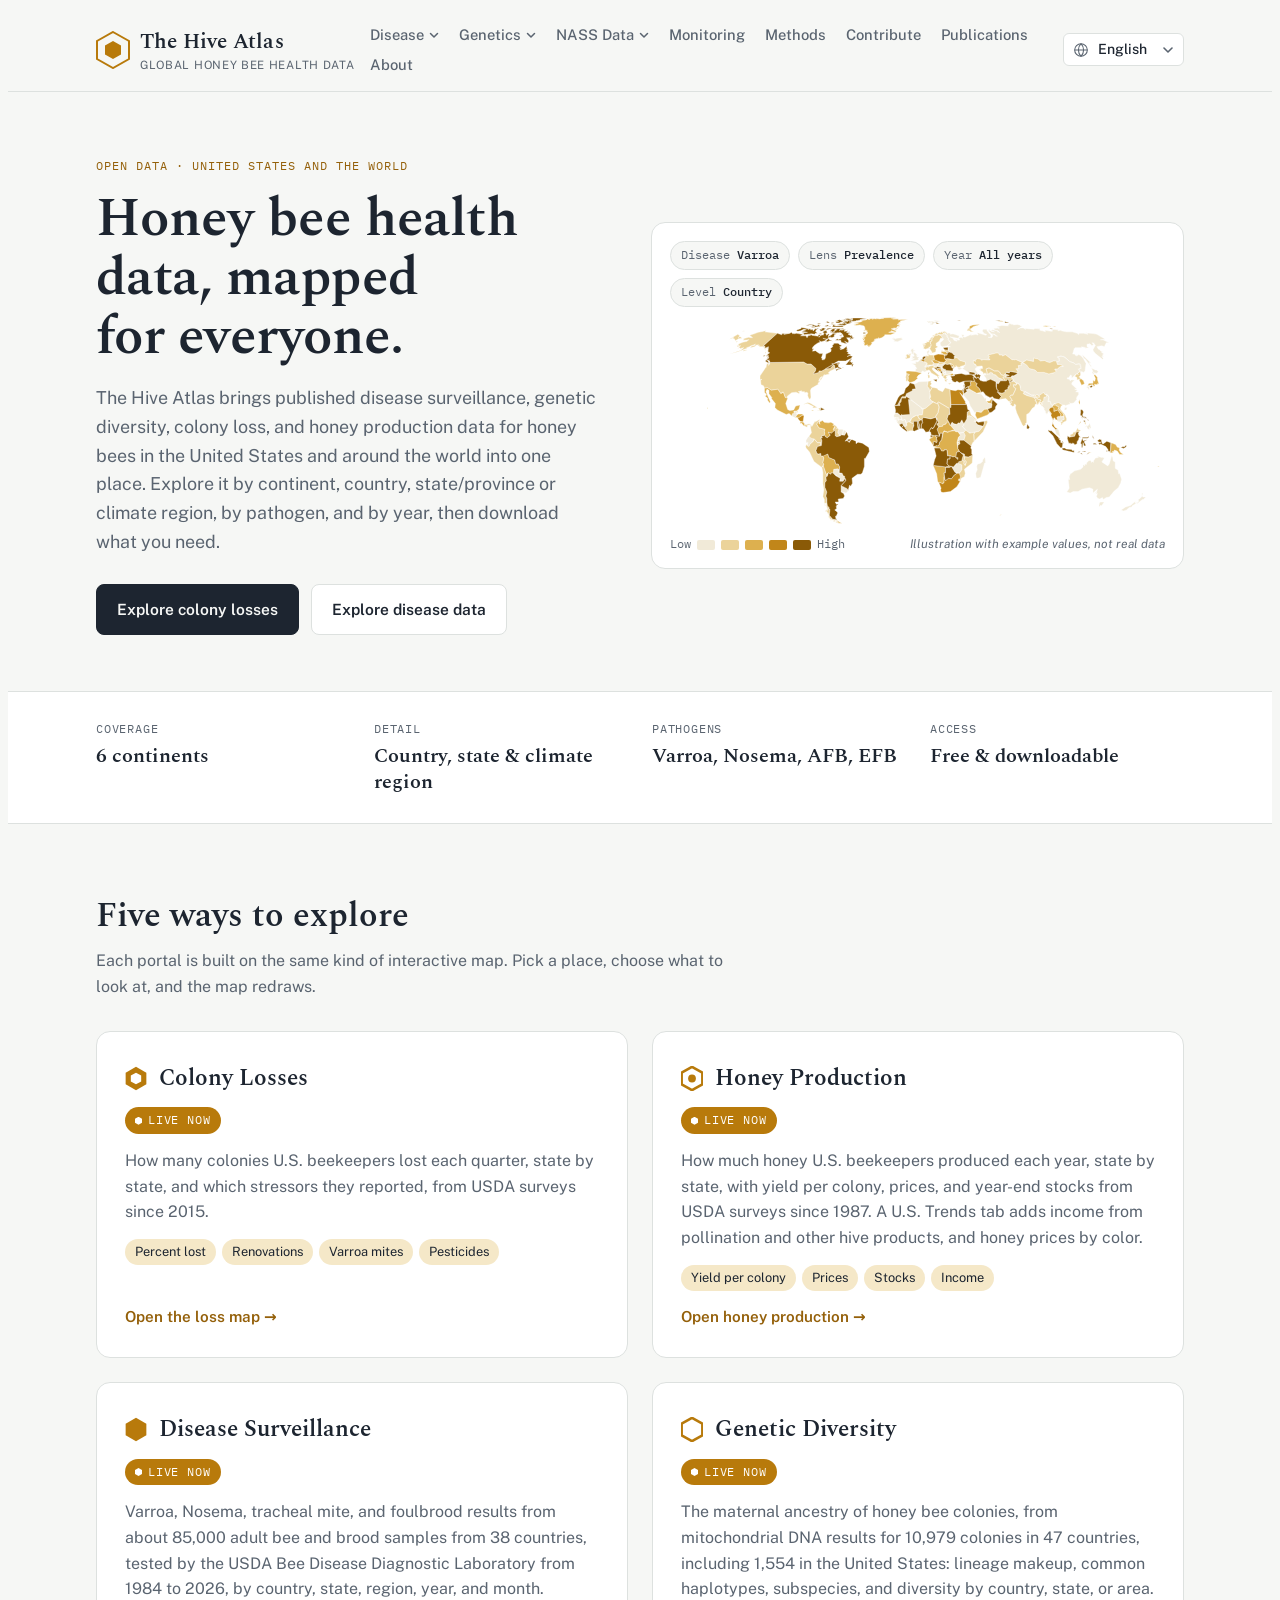
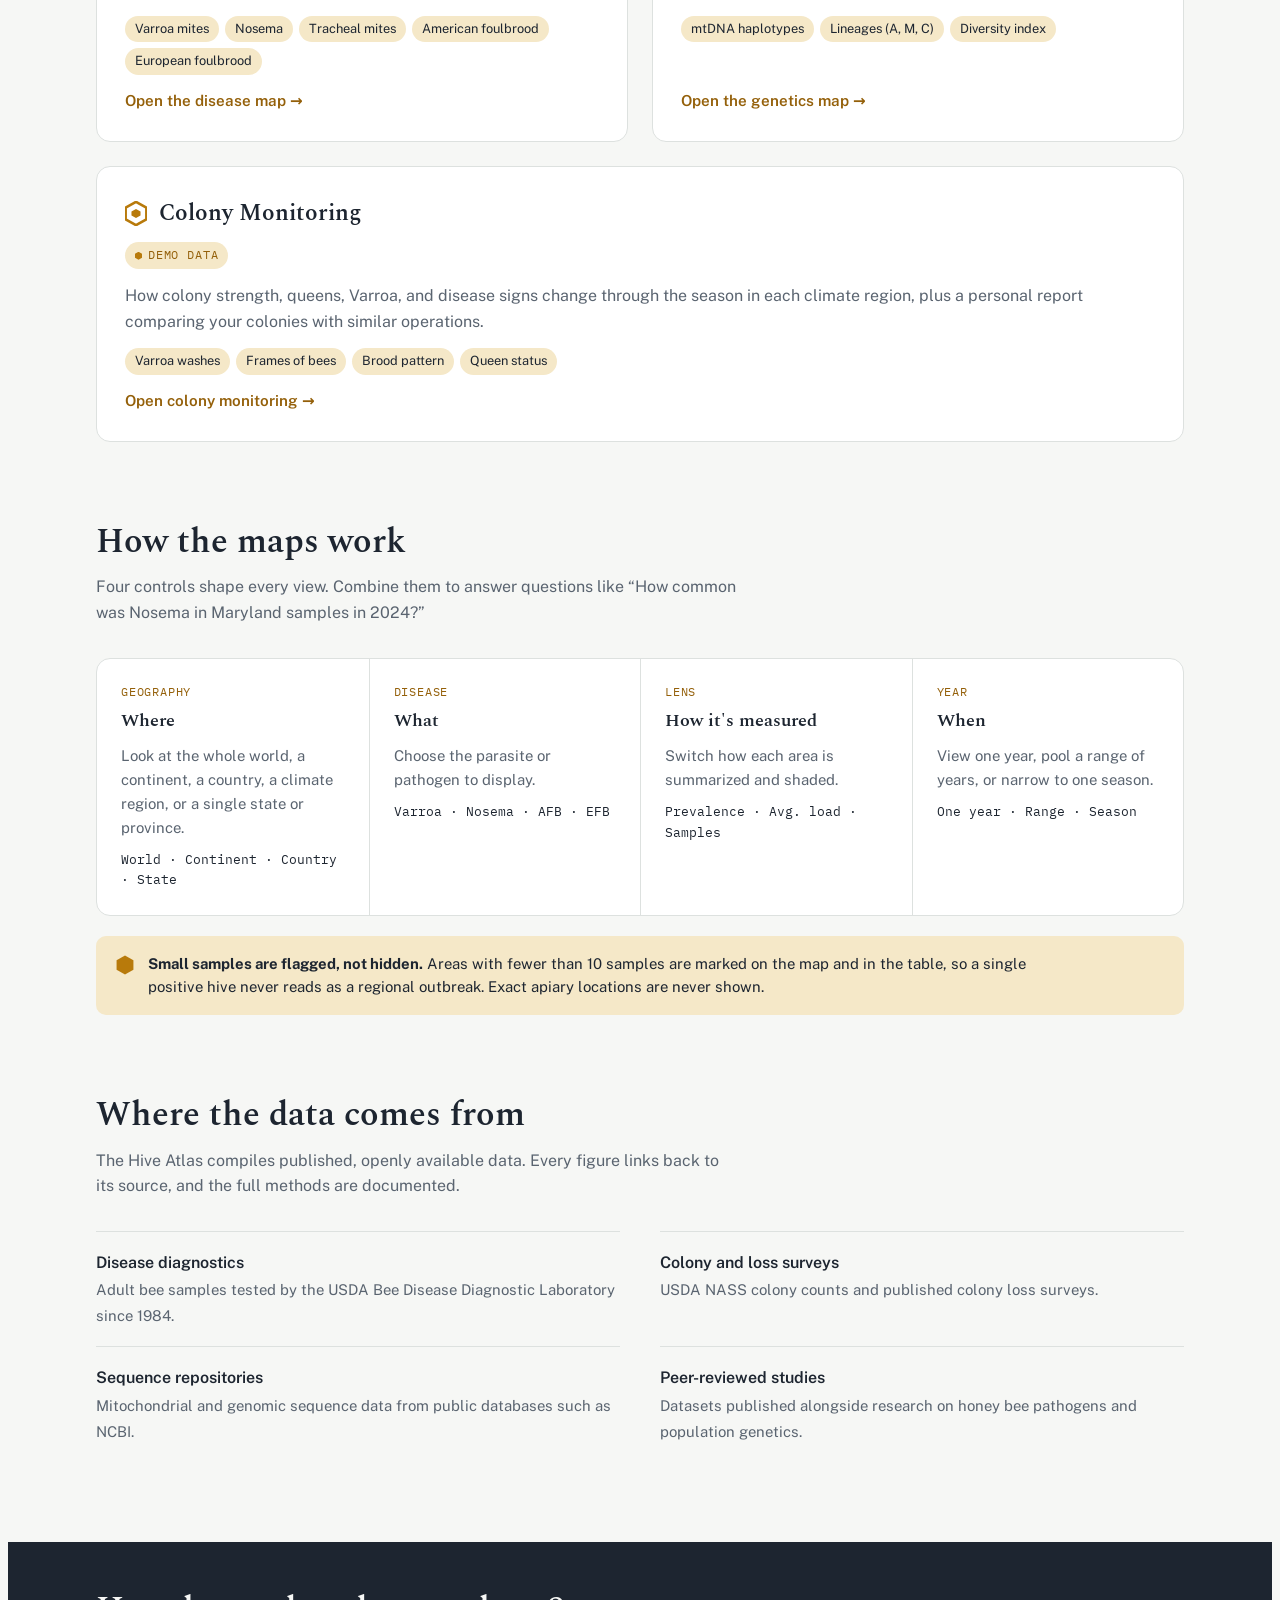
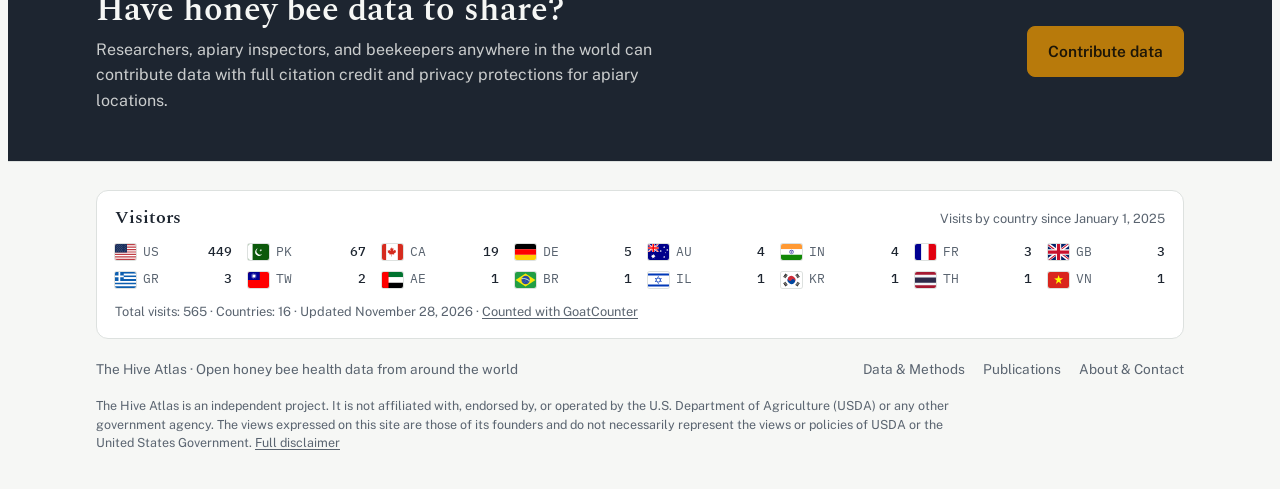
<file: index.html>
<!doctype html>
<html lang="en">
<head>
<meta charset="utf-8">
<meta name="viewport" content="width=device-width, initial-scale=1, viewport-fit=cover">
<title>The Hive Atlas</title>
<meta name="description" content="Open, mapped data on honey bee disease and genetic diversity worldwide.">
<meta name="claude:viewport-fit-sides" content="cover">
<link rel="preconnect" href="https://fonts.googleapis.com">
<link rel="preconnect" href="https://fonts.gstatic.com" crossorigin>
<link rel="stylesheet" href="https://fonts.googleapis.com/css2?family=Spectral:wght@500;600&amp;family=Public+Sans:wght@400;500;600&amp;family=IBM+Plex+Mono:wght@400;500&amp;family=IBM+Plex+Sans+Arabic:wght@400;500;600&amp;display=swap">
<link rel="stylesheet" href="css/style.css?v=20261111a">
<script src="js/i18n.js?v=20261110a"></script>
</head>
<body>
<header class="site-header">
  <div class="wrap">
    <a class="brand" href="index.html" aria-label="The Hive Atlas home">
      <svg width="34" height="38" viewBox="0 0 34 38" aria-hidden="true">
        <polygon points="17,1 33,10 33,28 17,37 1,28 1,10" fill="none" stroke="var(--honey)" stroke-width="2"/>
        <polygon points="17,10 25,14.5 25,23.5 17,28 9,23.5 9,14.5" fill="var(--honey)"/>
      </svg>
      <span>
        <span class="brand-name">The Hive Atlas</span>
        <span class="brand-sub">Global Honey Bee Health Data</span>
      </span>
    </a>
    <button class="menu-btn" id="menu-btn" aria-expanded="false" aria-controls="site-nav">Menu</button>
    <nav id="site-nav" aria-label="Main">
      <ul><li class="nav-drop"><button type="button" class="nav-drop-btn" aria-expanded="false" aria-controls="nav-disease"><span>Disease</span><svg width="10" height="10" viewBox="0 0 10 10" aria-hidden="true"><path d="M1.5 3.5 5 7l3.5-3.5" fill="none" stroke="currentColor" stroke-width="1.5" stroke-linecap="round" stroke-linejoin="round"/></svg></button><ul class="nav-sub" id="nav-disease"><li><a href="disease.html">USDA-ARS Bee Disease Diagnostic Database</a></li><li><a href="disease-survey.html">USDA-APHIS National Honey bee Survey Database</a></li></ul></li><li class="nav-drop"><button type="button" class="nav-drop-btn" aria-expanded="false" aria-controls="nav-genetics"><span>Genetics</span><svg width="10" height="10" viewBox="0 0 10 10" aria-hidden="true"><path d="M1.5 3.5 5 7l3.5-3.5" fill="none" stroke="currentColor" stroke-width="1.5" stroke-linecap="round" stroke-linejoin="round"/></svg></button><ul class="nav-sub" id="nav-genetics"><li><a href="genetics.html">mtDNA Data</a></li><li><a href="genetics-genomic.html">Genomic Data</a></li></ul></li><li class="nav-drop"><button type="button" class="nav-drop-btn" aria-expanded="false" aria-controls="nav-colonies"><span>NASS Data</span><svg width="10" height="10" viewBox="0 0 10 10" aria-hidden="true"><path d="M1.5 3.5 5 7l3.5-3.5" fill="none" stroke="currentColor" stroke-width="1.5" stroke-linecap="round" stroke-linejoin="round"/></svg></button><ul class="nav-sub" id="nav-colonies"><li><a href="losses.html">NASS Colony Losses</a></li><li><a href="honey-production.html">NASS Honey Production</a></li></ul></li><li><a href="monitoring.html">Monitoring</a></li><li><a href="methods.html">Methods</a></li><li><a href="contribute.html">Contribute</a></li><li><a href="publications.html">Publications</a></li><li><a href="about.html">About</a></li></ul>
    </nav>
  </div>
</header>

<main>
  <section class="hero">
    <div class="wrap">
      <div>
        <p class="eyebrow">Open data · United States and the world</p>
        <h1>Honey bee health data, mapped for everyone.</h1>
        <p class="lede">The Hive Atlas brings published disease surveillance, genetic diversity, colony loss, and honey production data for honey bees in the United States and around the world into one place. Explore it by continent, country, state/province or climate region, by pathogen, and by year, then download what you need.</p>
        <div class="actions">
          <a class="btn primary" href="losses.html">Explore colony losses</a>
          <a class="btn" href="disease.html">Explore disease data</a>
        </div>
      </div>

      <figure class="preview" style="margin:0">
        <div class="preview-bar" aria-hidden="true">
          <span class="chip">Disease <b>Varroa</b></span>
          <span class="chip">Lens <b>Prevalence</b></span>
          <span class="chip">Year <b>All years</b></span>
          <span class="chip">Level <b>Country</b></span>
        </div>
        <!-- home-map --><svg class="worldmap" viewBox="0 0 1000 424" role="img" aria-label="Illustration of a world map with countries shaded by example values"><path fill="var(--c0)" d="M585 316L576 314L569 302L574 302L582 295L590 299L590 309L585 316ZM494 84L487 84L491 82L489 81L490 80L494 79L492 76L493 74L488 75L489 71L487 73L488 69L486 69L489 64L493 64L491 67L496 67L492 70L494 71L491 71L495 72L500 77L500 79L498 78L500 81L504 81L501 85L503 85L502 87L486 89L494 84ZM594 249L582 250L583 243L587 240L585 238L586 234L594 233L596 235L597 241L594 249ZM642 116L645 116L644 114L648 112L652 113L653 116L658 117L664 123L672 126L672 129L668 129L663 135L660 134L659 131L648 126L640 129L639 124L635 119L635 117L639 117L636 114L634 114L634 117L633 115L637 113L642 116ZM523 97L526 99L525 101L515 101L517 97L523 97ZM350 229L349 238L343 240L339 233L339 231L342 227L349 227L350 229ZM594 233L586 235L582 231L578 232L567 219L571 213L574 216L580 217L583 214L586 215L590 211L588 208L592 208L594 219L591 221L598 229L594 233ZM553 105L557 106L557 113L548 110L548 104L547 102L550 101L553 105ZM466 199L469 207L466 207L454 207L454 205L462 204L454 203L452 200L455 194L459 194L466 199ZM830 113L826 105L831 104L828 95L820 96L817 93L808 90L798 81L790 79L783 81L787 83L787 89L785 91L775 89L768 92L763 91L757 88L749 89L744 85L735 83L735 90L721 87L712 92L699 86L695 87L693 85L692 87L679 77L679 76L672 79L672 77L666 77L664 73L659 73L643 77L644 79L646 80L643 84L647 85L646 87L631 86L631 88L627 85L621 84L617 88L618 90L614 88L614 94L622 101L618 103L617 106L623 115L621 116L615 112L600 110L591 104L595 101L593 100L597 98L594 98L597 96L597 91L586 88L580 82L575 83L574 80L577 79L572 75L571 73L565 71L563 69L562 63L562 60L567 60L561 58L568 51L564 49L565 48L562 46L563 43L560 40L561 38L557 35L564 32L567 34L567 35L572 34L584 38L585 41L581 43L566 40L572 43L574 47L580 49L581 48L577 46L578 45L584 47L586 46L583 44L588 41L592 43L590 37L588 36L593 36L595 38L592 39L596 41L609 35L610 35L608 37L619 35L621 37L623 35L621 33L622 32L639 37L640 35L634 33L633 30L631 29L633 25L637 25L640 25L641 28L643 30L647 35L649 36L648 41L643 41L650 42L653 38L651 36L652 35L654 35L658 38L662 39L659 38L657 35L649 34L647 31L643 28L646 27L644 25L646 26L649 29L656 30L648 27L652 26L662 28L663 31L664 30L666 32L666 31L664 29L663 28L656 26L654 23L665 22L664 23L666 24L664 23L666 22L661 20L662 19L671 17L684 18L681 16L686 16L683 15L686 13L691 14L689 14L695 15L694 16L702 15L710 17L708 17L711 18L711 19L702 25L709 22L714 22L719 25L718 25L717 23L736 25L737 23L748 24L748 26L751 27L747 26L759 30L758 27L771 29L774 28L771 27L772 27L770 26L771 25L785 26L784 28L790 27L792 27L791 28L801 30L813 30L823 33L826 35L826 36L827 33L836 33L845 35L845 34L841 33L840 32L859 34L863 35L880 45L870 46L875 46L888 52L882 52L878 60L873 58L863 60L866 65L869 66L870 68L875 71L872 71L877 75L874 77L877 80L873 80L876 84L875 86L860 74L856 69L855 66L860 57L856 53L858 53L853 52L856 55L853 58L849 54L843 55L843 60L847 62L839 63L840 62L832 60L832 62L819 62L817 64L814 75L818 75L820 78L821 76L822 79L826 76L832 79L832 80L835 83L841 94L839 109L836 112L832 110L830 113ZM833 76L852 94L847 92L849 96L854 101L851 99L852 102L840 86L836 83L833 76ZM150 28L151 29L145 30L148 28L150 28ZM548 74L552 74L553 76L546 76L548 74ZM583 101L591 104L584 107L581 103L583 101ZM832 204L835 205L834 208L832 204ZM849 217L851 223L850 226L848 223L848 228L844 226L842 221L838 224L842 219L843 221L847 218L847 215L849 217ZM341 309L342 316L348 316L350 321L353 322L353 329L350 332L343 332L344 326L330 316L331 308L339 307L341 309ZM536 7L547 8L540 10L532 8L536 7ZM529 8L538 11L534 12L530 16L525 14L530 13L524 12L530 11L523 12L519 8L524 8L522 9L524 9L525 8L529 10L527 8L529 8ZM940 376L944 375L942 377L934 382L934 384L928 385L923 390L917 392L912 390L921 384L931 381L939 374L941 373L940 376ZM954 356L956 357L954 362L955 363L956 361L956 364L962 364L957 369L955 369L945 377L944 376L948 372L946 370L949 368L954 363L954 356ZM469 207L466 199L468 197L470 198L485 197L482 167L487 167L509 184L509 186L512 186L510 198L498 199L493 201L488 205L483 214L483 212L478 214L475 207L471 209L469 207ZM777 226L780 228L783 226L786 229L789 242L781 237L777 226ZM637 285L638 295L636 295L628 324L622 326L619 325L618 316L621 309L620 301L622 297L627 296L632 292L632 289L636 284L637 285ZM555 113L558 114L558 116L553 117L552 114L555 113ZM630 156L624 154L627 151L630 156ZM551 111L552 110L555 112L552 114L551 111ZM860 107L863 107L864 109L866 110L863 114L855 112L858 115L856 116L853 112L855 110L852 103L860 107ZM845 140L848 142L847 148L847 146L845 147L845 143L843 144L842 141L845 140ZM468 42L470 42L468 43L471 45L460 50L452 49L454 47L449 46L454 44L449 44L451 42L453 43L452 42L455 43L456 45L458 43L468 42ZM554 94L556 96L551 101L544 102L540 99L542 95L554 94ZM454 207L462 206L462 209L458 212L458 208L454 207ZM472 219L469 215L463 218L458 212L462 209L462 206L470 209L475 207L479 220L475 223L474 220L472 219ZM519 97L515 101L517 100L518 103L516 104L519 109L515 111L510 109L508 113L505 113L496 111L497 103L499 105L497 101L495 99L496 98L488 94L497 94L496 90L501 91L506 86L510 89L520 93L519 97ZM348 239L351 228L356 231L354 239L348 239ZM551 43L548 38L542 35L551 36L553 32L558 33L557 35L561 38L560 40L563 43L562 46L565 48L564 49L568 52L561 58L551 60L547 58L546 52L553 46L553 44L551 43ZM598 229L591 221L594 219L595 213L601 201L603 201L604 199L612 202L617 207L615 211L619 211L622 218L633 221L625 231L616 233L613 233L610 235L600 232L598 229ZM529 72L528 75L525 72L529 72ZM523 75L520 75L519 70L524 66L524 70L525 70L522 73L523 75ZM794 178L785 173L782 175L776 175L777 179L775 178L772 178L769 176L770 174L768 170L764 171L766 165L765 159L761 156L758 157L756 153L747 159L741 157L739 160L738 158L731 158L719 151L716 152L709 148L707 144L709 144L707 138L704 134L699 133L697 131L693 129L695 128L693 125L690 125L689 122L691 119L695 119L703 114L703 110L701 106L699 105L705 104L704 98L710 98L709 95L711 92L721 96L724 100L726 104L738 107L743 112L756 112L766 115L776 113L781 109L778 107L778 105L783 105L789 100L795 100L789 96L782 95L782 90L787 89L786 83L783 81L789 79L796 80L808 90L817 93L820 96L827 94L830 96L831 104L826 105L830 110L829 112L827 111L824 114L826 116L821 115L812 124L812 119L810 117L806 123L803 123L803 125L807 126L809 129L812 127L818 128L813 132L812 136L823 146L818 146L824 148L820 151L826 152L826 157L822 162L823 163L821 164L823 166L816 174L810 175L808 173L809 176L800 179L801 182L798 178L794 178ZM803 183L801 188L797 188L798 183L803 183ZM315 382L313 382L312 377L314 379L315 382ZM796 200L797 207L792 209L793 212L785 212L782 203L784 201L792 202L796 200ZM773 182L768 184L766 188L771 195L770 199L775 209L773 214L773 209L768 194L765 191L762 197L760 194L759 196L759 191L755 185L757 185L751 179L756 162L761 161L761 156L766 162L764 171L768 170L770 174L770 176L773 179L775 178L773 182ZM571 114L558 116L556 108L572 109L569 113L571 114ZM523 98L532 97L531 95L536 92L541 93L542 95L539 100L536 100L523 98ZM895 284L896 291L900 293L900 306L906 310L907 317L909 316L913 328L911 336L906 345L898 352L888 364L882 365L876 369L874 365L869 368L865 367L862 363L864 357L861 358L863 353L860 356L858 357L863 352L864 348L855 356L855 348L848 345L833 348L825 353L815 353L809 356L802 354L807 346L805 328L806 329L806 326L808 329L807 323L810 315L810 317L818 311L830 308L835 303L835 300L837 298L838 301L839 297L842 298L842 295L847 290L851 290L852 294L854 292L856 294L856 291L860 285L866 284L864 281L872 284L875 283L875 285L877 284L878 285L873 293L885 301L888 297L893 280L895 284ZM870 374L878 374L872 382L871 380L869 383L867 383L868 376L870 374ZM615 121L612 120L611 117L616 118L620 124L615 121ZM360 352L356 356L348 354L346 352L346 341L349 341L358 347L360 349L360 352ZM642 186L634 188L629 193L619 191L617 195L607 180L604 171L593 158L593 154L600 152L601 150L598 147L604 145L619 154L630 156L643 174L650 175L651 177L650 183L642 186ZM736 158L737 163L733 163L714 155L715 152L718 151L731 158L736 158ZM246 200L248 195L252 195L250 192L251 190L256 190L255 196L258 197L255 200L252 203L246 200ZM291 246L290 251L283 257L281 262L277 260L279 254L278 253L277 255L275 253L275 249L278 244L281 241L291 246ZM522 130L520 140L524 145L526 154L525 164L528 169L532 172L516 185L509 186L509 184L477 160L478 155L490 149L490 146L497 145L494 136L503 131L522 130Z"/><path fill="var(--c1)" d="M794 178L791 180L789 186L799 198L802 206L801 210L795 213L795 215L793 214L795 216L793 215L794 216L790 219L791 215L789 213L793 212L792 209L797 207L796 198L787 187L784 185L786 183L785 181L781 180L777 176L785 173L794 178ZM679 113L678 116L686 118L683 120L681 120L679 117L677 118L676 122L673 122L676 126L676 129L672 129L672 126L664 123L658 117L653 116L652 113L648 112L644 114L645 116L642 116L639 105L645 103L656 109L663 109L666 111L670 117L675 118L679 113ZM485 77L481 76L486 74L487 76L485 77ZM594 98L587 100L587 102L579 101L580 100L578 98L579 100L571 104L570 103L571 100L574 100L571 96L567 94L561 96L554 94L558 88L556 85L558 84L573 86L574 83L580 82L586 88L597 91L597 96L594 98ZM530 142L525 151L524 145L520 140L522 130L529 129L527 132L529 135L526 139L530 142ZM846 276L846 273L852 273L846 276ZM676 129L676 126L673 122L679 117L681 120L678 120L678 122L689 122L695 128L686 131L683 125L680 129L676 129ZM525 63L528 56L527 55L526 50L530 48L529 47L530 43L534 40L533 39L537 36L541 37L541 35L548 38L551 43L547 43L544 49L538 53L538 58L542 60L536 64L538 64L537 71L530 73L529 70L525 64L525 63ZM586 328L586 332L583 331L584 328L586 328ZM615 251L614 237L617 233L625 231L633 221L635 216L635 211L641 209L642 213L633 232L615 251ZM555 92L554 94L546 96L541 94L547 91L555 92ZM582 250L585 249L586 253L580 254L582 250ZM137 35L141 38L138 42L140 40L142 40L146 43L138 44L137 45L132 48L130 44L126 44L127 43L129 42L126 42L124 44L120 45L137 35ZM606 24L608 24L608 27L614 30L606 30L607 29L605 28L600 28L602 24L606 24ZM668 7L673 8L673 9L675 10L675 10L662 9L668 7ZM759 17L770 18L769 19L763 18L768 19L761 20L755 19L754 18L759 17ZM478 114L484 116L481 121L482 126L480 130L477 130L477 123L476 124L478 114ZM825 219L830 210L831 213L825 219ZM841 218L838 215L840 211L841 218ZM306 259L298 262L295 270L297 276L300 277L305 276L305 281L308 280L311 285L309 295L311 297L307 304L291 292L282 273L275 265L274 261L277 257L277 260L281 262L283 257L290 251L291 246L298 254L305 254L304 258L306 259ZM542 35L541 37L534 38L530 43L529 47L530 48L526 50L527 55L528 56L526 63L524 60L523 63L516 65L512 63L514 61L511 62L515 58L511 61L512 58L511 57L517 56L511 56L511 54L515 54L511 54L519 52L518 50L523 50L524 48L521 49L527 45L525 45L527 43L529 42L527 41L532 40L530 39L532 39L530 38L536 36L534 36L537 34L541 32L540 34L545 31L547 32L549 30L551 30L550 32L554 29L556 30L556 31L557 30L561 31L557 32L562 33L558 35L558 33L555 32L552 33L551 36L542 35ZM831 125L824 127L822 126L823 124L822 122L818 120L822 115L826 116L824 114L828 111L830 113L830 118L827 121L831 125ZM537 203L527 206L513 203L510 209L508 207L507 209L500 200L504 198L510 198L512 186L516 185L532 172L539 175L541 174L544 182L542 193L537 201L537 203ZM585 316L590 309L590 299L583 296L583 293L591 290L595 291L594 296L597 300L599 293L595 288L596 283L603 283L612 279L611 295L595 308L597 316L595 323L589 326L588 330L586 330L585 316ZM476 159L477 164L468 164L467 172L464 174L465 179L454 179L453 180L454 179L460 178L469 161L476 161L476 159ZM713 92L721 87L735 90L735 83L744 85L749 89L757 88L763 91L768 92L775 89L781 89L783 96L789 96L795 99L789 100L783 105L778 105L778 107L781 109L778 112L766 115L756 112L743 112L738 107L726 104L721 97L713 92ZM826 233L821 233L818 241L807 243L804 240L809 242L809 238L814 236L816 232L818 233L819 231L820 232L824 224L826 228L831 229L826 233ZM591 290L590 289L593 279L591 276L595 278L595 288L599 293L596 300L594 296L595 292L591 290ZM525 151L530 142L540 144L542 147L551 151L556 143L566 146L568 183L565 185L543 172L539 175L528 169L525 164L527 162L525 151ZM577 341L574 342L572 339L577 336L579 338L577 341ZM561 72L557 70L548 71L548 70L549 67L554 69L557 65L563 68L565 71L561 72ZM594 249L597 240L594 233L598 229L606 235L616 233L614 237L615 251L612 254L609 261L594 249ZM679 113L675 118L670 117L666 111L663 109L656 109L645 103L639 105L642 116L637 113L633 115L633 112L625 106L629 106L627 105L628 104L632 104L631 99L620 100L618 96L614 94L613 91L614 88L618 90L617 88L621 84L627 85L631 88L631 86L646 87L647 85L643 84L646 80L644 79L643 77L659 73L664 73L666 77L672 77L672 79L679 76L679 77L692 87L693 85L695 87L699 86L712 92L709 94L710 98L704 98L705 104L699 105L701 106L703 110L703 113L687 110L686 113L681 111L679 113ZM517 102L521 100L522 102L523 100L530 98L534 100L534 103L530 103L531 107L547 121L543 119L542 121L544 123L541 127L542 124L540 120L528 113L525 108L522 107L519 109L516 104L517 102ZM525 118L525 123L522 124L521 117L525 118ZM483 74L481 76L486 77L485 83L476 85L477 84L475 83L479 81L477 82L479 80L476 79L478 78L477 77L483 74ZM304 184L304 189L296 188L302 188L300 184L304 184ZM332 230L330 227L333 224L332 222L334 219L336 221L338 223L337 226L338 224L341 227L339 233L343 240L336 242L333 238L334 232L332 230ZM567 115L567 118L561 118L561 120L558 119L560 123L558 124L562 127L559 128L560 131L556 130L555 126L560 126L555 125L552 122L553 118L567 115ZM523 97L519 97L520 93L515 91L514 84L517 83L517 78L523 79L520 75L526 77L532 77L536 86L529 89L534 94L531 95L532 97L523 97ZM454 203L462 204L454 205L457 204L454 203ZM668 400L671 400L666 402L668 400ZM601 201L601 192L606 189L609 198L619 206L617 207L610 201L604 199L603 201L601 201ZM254 201L258 202L258 204L252 203L254 201ZM619 210L615 211L617 207L619 206L620 208L617 210L619 210ZM278 173L283 174L298 183L288 184L290 181L278 175L269 177L278 173ZM478 214L483 212L493 216L491 225L492 230L485 230L479 232L479 228L476 226L477 219L479 220L478 214ZM307 304L310 301L311 303L316 318L318 318L315 324L316 331L313 335L313 344L317 354L315 362L317 367L316 371L318 380L321 385L322 386L320 387L323 388L323 392L322 401L329 409L338 410L333 411L333 414L330 413L332 411L328 412L331 410L325 411L324 409L328 409L327 408L325 409L320 405L323 405L320 403L322 401L318 396L321 397L317 396L318 395L317 393L314 393L316 388L316 391L317 390L318 392L317 389L319 389L317 388L319 386L317 385L316 376L313 377L312 375L312 369L309 363L311 349L309 337L309 314L307 304ZM338 411L341 417L333 416L336 416L335 414L339 416L336 414L337 413L335 413L334 411L338 411ZM565 185L566 197L563 197L560 206L563 212L556 217L552 218L551 221L543 222L539 216L543 215L537 201L542 193L544 182L541 174L543 172L565 185ZM585 254L585 256L582 260L581 254L585 254ZM502 211L492 211L492 216L485 213L489 204L498 199L501 199L503 205L506 207L506 209L502 211ZM746 159L747 162L738 161L741 157L746 159ZM256 190L259 189L256 196L256 190ZM742 177L740 170L738 169L740 167L737 165L738 162L742 164L743 166L750 168L747 172L749 174L750 172L752 181L746 172L745 177L744 175L744 178L742 177ZM549 114L550 112L552 114L554 118L552 121L549 119L549 114ZM133 49L138 50L134 51L133 49ZM154 66L155 67L148 69L148 67L154 66ZM201 72L197 75L199 71L195 73L198 71L196 68L199 66L197 64L198 61L196 65L195 62L193 63L194 64L192 65L189 61L191 60L191 60L180 60L181 58L177 58L179 56L174 57L171 60L161 62L164 60L162 60L167 58L172 57L171 56L173 55L162 59L161 60L155 62L156 63L136 71L121 75L143 67L149 62L144 63L142 64L141 62L136 64L139 62L141 59L143 58L136 60L135 58L140 57L137 55L147 51L156 49L157 47L160 46L148 47L148 45L150 45L148 44L159 41L165 42L165 40L167 42L161 37L170 34L178 31L193 28L194 29L192 30L217 33L188 59L192 59L192 63L199 60L198 70L201 72ZM194 65L194 67L191 66L194 65ZM194 70L193 75L192 72L194 70ZM75 186L75 182L77 185L75 186ZM314 105L324 104L330 97L333 98L332 102L333 105L324 109L320 113L323 115L311 118L312 116L308 123L306 122L308 120L306 121L307 125L303 129L305 122L303 123L303 126L301 125L303 128L300 129L303 130L303 133L303 131L302 132L300 132L302 133L299 134L300 136L286 144L284 148L285 162L283 167L280 164L278 158L279 155L277 152L272 153L272 151L266 151L266 149L259 151L262 151L261 155L255 152L246 153L237 160L237 165L233 163L229 152L227 152L224 155L218 146L205 148L197 143L191 144L189 139L184 137L183 128L186 126L182 127L182 119L194 101L195 101L194 101L196 94L200 95L199 98L201 95L202 92L270 91L277 95L285 95L295 104L294 109L290 114L290 115L301 112L301 109L307 109L314 105ZM286 219L284 223L283 221L285 220L281 218L277 220L278 222L277 223L270 220L271 216L275 218L281 216L286 219ZM700 134L701 137L694 137L695 142L699 144L698 148L693 158L689 158L687 161L692 169L685 171L679 165L666 167L667 164L670 161L662 152L671 154L677 152L677 148L683 146L683 142L685 141L684 139L687 139L687 135L686 133L688 131L695 130L700 134ZM289 188L291 190L287 190L286 188L289 188ZM685 171L692 169L687 161L689 158L693 158L699 145L695 142L694 137L699 138L703 134L707 138L709 148L716 151L714 155L722 159L737 163L736 158L738 158L740 162L747 162L746 159L753 154L756 153L758 157L761 157L761 161L756 162L755 171L753 170L753 177L750 172L749 174L747 172L750 168L743 166L742 164L738 162L737 165L740 167L738 169L740 170L742 178L741 176L740 178L739 176L737 182L733 184L726 194L721 197L721 214L718 216L720 217L715 221L712 218L701 194L698 184L699 178L696 176L696 179L693 181L687 176L691 173L688 174L685 171ZM988 301L989 303L985 303L988 301ZM303 209L299 212L297 217L301 224L313 227L312 232L313 235L312 237L314 242L313 239L306 241L308 244L305 244L307 250L306 259L304 258L305 254L298 254L292 247L285 245L281 241L286 234L284 223L286 219L287 221L293 211L294 212L302 207L303 209Z"/><path fill="var(--c2)" d="M646 194L642 198L621 206L617 198L619 191L629 193L635 187L642 186L646 194ZM571 114L574 117L567 120L568 118L566 118L567 115L571 114ZM829 175L828 177L826 172L828 167L829 175ZM827 127L831 125L836 129L838 135L832 138L827 127ZM541 100L538 103L534 103L533 101L541 100ZM624 16L614 19L608 24L602 23L606 21L604 20L606 19L604 19L612 16L623 15L626 15L624 16ZM773 19L781 19L778 20L773 19ZM639 169L637 166L638 164L639 169ZM890 275L892 254L901 258L904 263L909 265L908 269L911 274L917 278L909 278L904 271L898 269L898 272L894 272L897 274L890 275ZM564 301L569 302L565 304L557 304L557 315L554 315L554 335L548 337L546 334L544 336L541 332L539 317L532 300L557 303L564 301ZM565 95L571 96L574 100L571 100L570 103L569 99L565 95ZM553 76L552 74L549 74L548 71L550 70L557 70L562 74L560 77L553 76ZM777 176L781 180L785 181L786 183L784 185L795 196L796 200L790 201L790 197L784 188L776 191L776 185L774 184L773 181L775 178L777 179L776 176L777 176ZM859 116L864 122L864 126L867 135L866 136L865 134L864 137L863 136L862 137L858 136L859 138L857 141L855 137L853 137L844 139L847 134L855 134L855 128L856 128L857 130L859 129L860 124L857 118L859 116ZM610 129L616 129L621 134L619 139L625 144L629 152L620 154L604 145L602 141L608 138L607 132L610 129ZM562 134L569 135L565 136L562 134ZM537 239L537 242L540 243L538 247L540 248L540 252L539 254L535 252L532 253L533 258L531 258L524 248L526 245L528 245L526 244L527 243L531 243L532 239L537 239ZM451 1L458 2L447 2L464 3L450 4L464 4L461 6L467 5L481 5L465 8L467 10L463 11L461 13L465 13L463 14L467 15L459 15L464 17L464 19L459 19L464 21L459 20L458 22L461 22L461 23L452 22L453 23L447 24L458 25L457 27L453 24L449 25L452 25L451 26L457 28L456 29L457 28L457 31L447 28L449 29L442 31L456 32L446 36L434 36L434 38L428 42L421 44L422 42L421 42L420 44L416 44L417 45L413 45L415 47L412 48L413 49L407 52L409 52L408 54L405 58L403 58L404 60L402 60L400 59L401 58L398 58L399 56L394 58L392 55L394 54L391 53L393 51L390 49L393 48L390 48L394 46L393 45L393 46L390 48L390 45L393 43L388 44L389 43L394 40L388 42L392 40L389 39L396 39L390 39L392 37L396 37L391 37L396 36L400 32L392 30L399 31L398 30L399 30L396 29L399 28L395 28L396 26L394 28L391 28L394 26L392 26L395 25L393 24L394 24L394 22L392 22L394 21L392 18L384 16L374 17L373 16L376 16L371 15L381 13L371 12L385 10L389 8L385 7L396 6L399 4L404 5L401 4L409 3L410 5L412 3L417 4L415 3L417 3L425 4L426 3L425 3L432 3L424 2L451 1ZM546 91L541 94L535 94L529 88L536 86L546 91ZM585 272L580 273L579 275L579 283L582 284L582 288L580 288L575 282L572 283L566 280L562 281L560 269L555 268L554 271L549 271L546 265L534 264L536 261L540 260L541 261L544 258L545 253L549 248L553 231L562 233L563 231L575 230L578 232L582 232L587 239L583 243L580 254L582 266L585 272ZM567 219L576 230L571 229L562 233L554 230L552 235L546 235L545 239L541 232L540 227L543 222L551 221L552 218L557 217L561 212L563 212L565 218L567 219ZM548 105L549 109L547 112L539 105L542 104L548 105ZM341 417L338 411L343 415L348 417L341 417ZM334 219L330 227L332 231L326 235L320 233L324 239L318 244L314 242L312 237L313 235L312 232L313 227L301 224L297 217L299 212L303 209L301 210L301 215L303 217L302 212L307 210L307 208L312 213L320 214L329 212L326 213L332 217L329 219L334 219ZM496 110L508 113L508 114L502 118L499 122L501 124L494 130L485 133L481 129L482 123L481 121L484 116L478 114L477 110L481 109L496 110ZM191 144L197 143L205 148L218 146L224 155L229 152L233 163L238 164L234 175L238 187L242 189L250 188L254 180L263 178L260 188L259 187L256 190L251 190L250 192L252 195L248 195L246 200L241 195L235 197L217 188L212 183L213 175L205 165L206 163L200 155L200 148L196 146L194 151L203 172L201 174L197 168L197 164L191 159L194 159L195 157L191 152L191 144ZM271 199L266 200L260 205L254 201L259 196L267 196L271 199ZM272 216L271 221L265 214L265 216L263 215L263 212L269 212L272 216ZM310 301L311 297L309 295L311 285L308 280L319 277L321 284L333 289L335 297L340 297L343 303L342 309L339 307L331 308L330 316L326 315L325 318L320 315L316 318L310 301ZM652 165L650 175L643 174L640 170L646 170L651 164L652 165Z"/><path fill="var(--c3)" d="M773 182L776 185L776 191L784 188L790 197L789 201L784 201L782 203L784 209L778 206L778 204L776 204L774 215L778 223L783 226L780 228L772 220L775 209L770 199L771 195L766 188L768 184L773 182ZM580 316L585 316L587 323L586 328L584 327L583 330L585 332L588 330L580 343L567 353L552 355L548 354L547 349L548 346L544 336L545 334L551 337L554 335L554 324L556 330L558 330L562 326L569 327L574 320L580 316ZM556 85L558 88L555 91L555 92L546 91L535 87L533 78L542 75L553 76L556 80L555 82L556 85ZM271 199L269 212L263 211L258 205L267 199L271 199ZM600 177L568 177L566 147L577 149L582 147L591 148L593 153L592 159L586 153L597 171L597 174L600 177ZM510 85L514 86L515 88L514 91L506 87L510 85Z"/><path fill="var(--c4)" d="M584 295L579 296L573 303L564 301L560 297L561 287L566 287L566 280L572 283L575 282L582 288L582 284L580 285L578 282L579 275L580 273L585 272L593 279L590 289L591 290L583 293L584 295ZM605 116L609 115L615 121L613 122L616 129L615 130L595 130L594 133L594 130L585 133L580 130L577 132L571 131L573 130L571 130L570 127L568 126L570 125L567 120L574 119L576 118L574 116L589 114L598 117L605 116ZM502 211L505 226L503 227L500 212L502 211ZM591 276L586 273L582 266L582 260L586 256L585 249L594 249L609 261L608 265L610 268L610 277L612 279L610 280L603 283L596 282L595 277L591 276ZM594 133L595 130L610 129L607 132L608 138L597 144L595 143L596 138L594 133ZM721 215L727 223L724 227L721 225L722 216L721 215ZM635 211L635 216L633 221L622 218L618 213L619 210L623 213L635 211ZM472 219L468 224L463 218L469 215L472 219ZM585 6L588 6L584 7L580 7L585 6ZM664 6L667 6L667 7L657 7L664 6ZM680 10L680 10L682 10L686 11L677 12L677 9L680 10ZM770 22L775 24L767 23L770 22ZM570 103L574 104L572 105L572 109L557 108L557 106L553 105L550 101L556 95L561 96L565 95L569 99L570 103ZM831 187L834 188L836 192L834 198L835 201L841 202L842 206L838 202L838 205L835 202L832 203L833 200L830 199L829 195L830 195L830 188L831 187ZM838 209L840 210L837 213L836 209L838 209ZM845 207L847 211L843 207L845 207ZM921 260L923 260L922 263L917 266L911 264L916 262L918 263L921 260ZM646 194L642 186L650 183L651 177L650 174L652 167L662 176L658 182L658 186L651 192L646 194ZM538 11L545 13L538 14L539 13L536 11L538 11ZM514 87L508 85L510 85L511 81L516 79L517 83L514 84L514 87ZM494 136L497 145L490 146L490 149L478 155L476 161L469 161L460 178L454 179L461 163L465 158L473 154L476 144L482 139L485 133L494 136ZM548 109L551 111L549 114L547 112L548 109ZM466 199L460 194L455 194L455 196L456 189L454 179L465 179L464 174L467 172L468 164L477 164L477 160L487 167L482 167L485 197L470 198L468 197L466 199ZM468 224L473 219L474 223L476 222L476 226L479 228L479 232L468 224ZM594 137L596 138L593 142L594 137ZM681 120L686 118L678 115L680 112L686 113L687 110L699 112L703 114L695 119L691 119L689 122L678 122L681 120ZM853 138L854 140L854 141L851 143L848 141L853 138ZM540 126L539 131L532 127L540 126ZM594 141L593 145L593 147L594 147L593 153L591 148L594 141ZM640 129L648 126L659 131L659 140L661 147L664 149L662 152L670 161L667 164L666 167L655 165L652 161L647 163L638 158L633 151L629 152L625 144L619 139L621 134L618 133L614 127L613 122L614 121L619 124L623 121L627 128L633 130L640 130L640 129ZM500 211L501 224L503 227L494 231L491 230L491 225L493 220L492 211L500 211ZM611 117L605 116L605 112L600 110L615 112L618 117L611 117ZM524 112L523 116L522 113L524 112ZM562 67L555 66L552 62L562 61L562 67ZM531 239L531 243L526 242L527 239L531 239ZM304 189L305 183L313 187L304 189ZM395 32L396 33L392 34L390 33L392 31L395 32ZM534 103L538 103L540 100L547 102L548 104L539 104L544 111L534 103ZM531 258L533 258L532 253L535 252L539 254L540 252L540 248L538 247L540 243L537 242L537 239L545 241L546 235L551 235L549 248L545 253L544 258L541 261L540 260L533 262L531 258ZM524 231L527 225L529 224L531 226L533 224L540 210L540 205L543 215L539 216L543 222L540 227L545 241L528 239L527 233L524 231ZM569 302L576 314L580 316L574 320L569 327L563 326L558 330L556 330L554 315L557 315L557 304L565 304L569 302ZM504 226L504 218L502 212L508 207L511 213L508 218L508 226L504 226ZM575 83L573 86L561 84L556 85L555 82L556 81L555 78L560 77L561 72L565 71L571 73L572 75L577 79L574 80L575 83ZM626 125L624 124L623 121L620 124L614 116L618 117L618 114L622 117L623 115L629 119L627 120L626 125ZM346 341L346 354L351 357L353 362L350 367L340 368L341 374L334 374L336 378L339 378L340 380L336 380L338 381L336 383L337 387L333 390L338 394L339 396L336 403L334 403L335 403L335 407L338 410L329 409L322 401L323 392L323 388L320 387L322 386L321 385L318 381L317 374L317 367L315 362L317 354L313 344L313 335L316 331L315 323L318 322L320 315L325 318L326 315L329 315L335 321L344 326L343 332L350 332L354 326L355 331L346 341ZM566 280L566 287L561 287L560 297L564 301L557 303L532 300L535 288L538 281L534 265L546 265L549 271L554 271L555 268L560 269L561 281L566 280ZM672 129L680 129L683 125L686 131L690 128L694 129L686 132L687 135L687 139L684 139L685 141L683 142L683 146L677 148L677 152L671 154L662 152L664 149L661 147L660 142L660 134L664 135L668 129L672 129ZM594 216L590 208L586 215L583 214L580 217L574 216L571 213L569 214L568 218L565 218L565 215L560 206L563 197L566 197L565 183L568 183L568 177L600 177L602 187L606 189L601 192L600 206L594 216ZM537 203L540 210L532 225L528 224L523 232L517 233L512 226L508 226L508 218L510 213L510 207L512 203L527 206L537 203ZM595 143L597 144L602 141L604 145L598 147L601 150L596 154L593 154L595 143ZM794 251L796 256L792 252L794 251ZM768 230L771 230L786 244L785 245L788 245L787 248L790 249L790 254L793 253L794 256L793 264L790 265L782 256L774 240L765 231L764 228L768 230ZM840 273L832 273L840 271L840 273ZM832 275L834 278L829 276L832 275ZM827 272L830 273L823 274L827 272ZM847 243L844 245L834 245L835 250L843 248L837 252L841 260L837 261L835 254L834 264L832 264L832 257L830 255L834 243L844 243L847 241L847 243ZM798 265L801 267L812 268L813 270L817 270L817 274L795 269L792 267L794 265L798 265ZM804 240L807 243L818 241L821 233L825 232L827 234L825 235L827 240L830 243L827 243L826 248L823 252L823 256L818 259L817 256L814 255L810 257L810 255L806 255L803 245L804 240ZM855 243L857 241L856 244L858 245L855 245L857 249L854 242L855 239L855 243ZM860 255L863 258L855 257L856 255L860 255ZM846 274L846 276L842 278L846 274ZM883 272L881 272L884 269L883 272ZM891 254L890 275L888 271L884 272L886 269L881 262L872 258L871 256L869 259L866 255L872 253L867 253L864 250L868 247L872 248L873 253L875 257L883 251L891 254ZM190 77L189 78L193 77L190 80L188 79L190 77ZM195 87L198 88L200 94L192 89L194 88L193 87L195 87ZM201 72L198 70L199 60L192 63L192 59L188 59L217 33L226 36L226 34L231 33L230 34L242 32L230 35L242 33L246 31L248 34L252 32L250 34L256 33L267 35L268 36L264 38L275 38L277 42L279 38L286 36L279 37L280 36L285 35L287 37L300 39L299 37L302 36L305 37L302 39L303 40L301 40L301 41L305 37L311 36L309 35L312 33L308 32L310 31L310 29L316 27L318 32L314 33L318 34L316 34L316 37L321 34L322 35L320 38L320 40L328 35L329 33L335 33L335 35L332 36L332 40L327 42L324 40L325 42L320 41L321 43L316 45L309 43L317 45L313 48L306 50L301 48L305 50L298 53L291 58L288 62L288 65L291 63L288 69L294 68L302 74L309 74L306 83L308 84L307 86L310 87L310 85L312 86L314 83L315 75L325 70L326 66L324 64L329 60L328 57L331 55L331 53L340 53L343 56L347 57L346 59L343 60L345 62L343 63L347 63L344 66L351 64L357 59L358 62L357 62L359 64L357 65L359 64L357 65L360 66L358 67L360 68L357 69L361 72L359 74L366 76L358 80L366 77L365 79L369 79L368 81L367 82L368 83L355 89L340 89L330 95L327 94L330 95L325 99L307 109L301 109L301 112L290 115L290 114L294 109L295 104L285 95L277 95L270 91L201 92L202 90L200 91L202 89L199 89L201 87L196 88L195 86L199 84L196 85L197 83L199 83L200 81L195 84L198 81L197 79L199 80L199 78L195 80L195 78L198 77L196 76L201 73L199 74L201 72ZM303 12L305 12L301 14L297 13L303 12ZM292 14L285 16L286 15L279 17L274 17L285 14L292 14ZM301 17L305 17L302 19L288 21L285 20L293 19L281 19L287 18L283 18L288 17L285 17L290 16L298 18L298 16L302 15L301 17ZM279 25L283 24L285 25L284 26L289 25L289 28L291 27L293 24L296 24L297 25L294 29L298 33L293 33L295 34L292 35L286 34L270 36L271 34L266 32L278 31L267 30L267 29L274 28L268 28L276 24L281 24L279 25ZM273 22L280 23L270 25L264 28L258 29L255 27L265 23L265 21L273 22ZM386 2L398 4L384 5L391 5L379 7L376 8L378 8L376 8L366 9L369 10L362 10L369 11L359 14L353 13L358 15L352 17L337 15L343 14L343 13L347 14L352 13L347 14L347 13L350 12L350 11L344 12L347 11L357 10L352 10L353 10L351 7L360 9L357 7L369 6L366 6L370 5L354 7L353 6L359 6L350 7L348 6L356 5L348 6L352 5L346 5L359 3L367 4L363 3L370 3L369 2L386 2ZM325 19L319 19L324 18L325 19ZM310 22L315 22L311 25L314 25L312 27L305 29L302 25L307 25L306 23L310 22ZM321 45L329 49L323 48L316 51L317 49L313 50L316 48L321 43L321 45ZM321 16L319 18L317 19L313 19L313 18L317 18L310 18L314 18L314 16L316 17L316 16L321 16ZM319 9L323 12L314 12L318 11L316 9L319 9ZM344 6L351 9L346 10L342 12L336 12L335 10L341 9L334 9L334 9L336 8L333 7L338 7L334 7L339 7L337 6L342 6L341 5L344 6ZM329 15L336 16L332 17L335 18L348 17L351 20L328 20L330 16L324 15L329 15ZM330 11L331 12L326 13L327 11L330 11ZM324 22L328 22L315 27L318 23L324 22ZM305 33L307 35L299 35L305 33ZM349 102L352 102L348 103L351 99L349 102ZM333 104L333 98L330 97L324 104L314 105L332 94L341 92L344 93L343 94L337 95L342 96L340 98L341 101L348 104L340 106L336 109L335 106L343 104L339 104L340 102L333 104ZM368 85L363 91L365 89L366 92L370 91L368 94L371 94L368 95L371 95L369 100L367 99L368 96L363 99L366 97L355 97L364 86L368 85ZM329 30L333 29L334 28L333 27L336 27L335 25L338 25L336 24L345 23L345 25L343 26L344 26L342 27L346 26L347 27L348 26L350 27L349 26L352 25L355 26L352 28L356 27L353 28L354 28L353 29L360 28L360 29L357 30L361 29L357 31L358 32L363 30L364 31L360 32L366 33L361 33L366 34L360 35L365 37L364 38L367 37L369 39L367 39L370 40L368 41L373 41L370 42L371 43L369 44L367 43L366 46L363 44L366 42L357 42L362 49L361 51L361 49L361 51L359 52L353 49L357 53L356 54L346 51L345 47L334 47L338 44L341 46L341 45L346 44L345 42L351 40L349 35L345 36L348 34L347 33L343 31L343 32L337 32L338 33L324 31L324 29L328 30L324 28L329 24L338 22L333 25L333 29L329 30ZM346 37L347 37L346 39L342 38L346 37ZM349 23L354 25L346 25L346 23L349 23ZM298 25L296 23L301 23L298 25ZM314 242L318 244L324 239L320 233L326 235L332 230L334 230L334 240L337 242L345 240L345 238L353 239L357 232L361 242L354 251L359 249L360 252L363 251L362 254L366 248L369 248L376 251L376 256L380 253L389 255L402 264L403 272L395 286L393 286L393 302L389 315L386 318L379 318L368 326L369 336L362 347L365 342L363 340L360 352L360 349L358 347L346 341L355 331L355 328L353 326L353 322L350 321L348 316L342 315L343 303L340 297L335 297L333 289L321 284L319 277L310 281L305 281L305 276L300 277L297 276L295 270L298 262L306 260L307 250L305 244L308 244L306 241L313 239L314 242ZM362 247L366 247L364 250L360 252L359 247L362 247Z"/></svg><!-- /home-map -->
        <div class="preview-foot">
          <div class="legend" aria-hidden="true">
            <span>Low</span>
            <i style="background:var(--c0)"></i><i style="background:var(--c1)"></i><i style="background:var(--c2)"></i><i style="background:var(--c3)"></i><i style="background:var(--c4)"></i>
            <span>High</span>
          </div>
          <figcaption class="example-note">Illustration with example values, not real data</figcaption>
        </div>
      </figure>
    </div>
  </section>

  <div class="strip">
    <div class="wrap">
      <div><p class="stat-label">Coverage</p><p class="stat-value">6 continents</p></div>
      <div><p class="stat-label">Detail</p><p class="stat-value">Country, state &amp; climate region</p></div>
      <div><p class="stat-label">Pathogens</p><p class="stat-value">Varroa, Nosema, AFB, EFB</p></div>
      <div><p class="stat-label">Access</p><p class="stat-value">Free &amp; downloadable</p></div>
    </div>
  </div>

  <section class="block" id="explore">
    <div class="wrap">
      <h2>Five ways to explore</h2>
      <p class="section-intro">Each portal is built on the same kind of interactive map. Pick a place, choose what to look at, and the map redraws.</p>
      <div class="portals">
        <a class="portal" href="losses.html">
          <h3>
            <svg width="22" height="25" viewBox="0 0 34 38" aria-hidden="true"><polygon points="17,1 33,10 33,28 17,37 1,28 1,10" fill="var(--honey)"/><polygon points="17,10 25,14.5 25,23.5 17,28 9,23.5 9,14.5" fill="var(--surface)"/></svg>
            Colony Losses
          </h3>
          <span class="badge live">Live now</span>
          <p>How many colonies U.S. beekeepers lost each quarter, state by state, and which stressors they reported, from USDA surveys since 2015.</p>
          <ul class="taglist"><li>Percent lost</li><li>Renovations</li><li>Varroa mites</li><li>Pesticides</li></ul>
          <span class="go">Open the loss map →</span>
        </a>
        <a class="portal" href="honey-production.html">
          <h3>
            <svg width="22" height="25" viewBox="0 0 34 38" aria-hidden="true"><polygon points="17,1 33,10 33,28 17,37 1,28 1,10" fill="none" stroke="var(--honey)" stroke-width="4"/><circle cx="17" cy="19" r="6" fill="var(--honey)"/></svg>
            Honey Production
          </h3>
          <span class="badge live">Live now</span>
          <p>How much honey U.S. beekeepers produced each year, state by state, with yield per colony, prices, and year-end stocks from USDA surveys since 1987. A U.S. Trends tab adds income from pollination and other hive products, and honey prices by color.</p>
          <ul class="taglist"><li>Yield per colony</li><li>Prices</li><li>Stocks</li><li>Income</li></ul>
          <span class="go">Open honey production →</span>
        </a>
        <a class="portal" href="disease.html">
          <h3>
            <svg width="22" height="25" viewBox="0 0 34 38" aria-hidden="true"><polygon points="17,1 33,10 33,28 17,37 1,28 1,10" fill="var(--honey)"/></svg>
            Disease Surveillance
          </h3>
          <span class="badge live">Live now</span>
          <p>Varroa, Nosema, tracheal mite, and foulbrood results from about 85,000 adult bee and brood samples from 38 countries, tested by the USDA Bee Disease Diagnostic Laboratory from 1984 to 2026, by country, state, region, year, and month.</p>
          <ul class="taglist"><li>Varroa mites</li><li>Nosema</li><li>Tracheal mites</li><li>American foulbrood</li><li>European foulbrood</li></ul>
          <span class="go">Open the disease map →</span>
        </a>
        <a class="portal" href="genetics.html">
          <h3>
            <svg width="22" height="25" viewBox="0 0 34 38" aria-hidden="true"><polygon points="17,1 33,10 33,28 17,37 1,28 1,10" fill="none" stroke="var(--honey)" stroke-width="4"/></svg>
            Genetic Diversity
          </h3>
          <span class="badge live">Live now</span>
          <p>The maternal ancestry of honey bee colonies, from mitochondrial DNA results for 10,979 colonies in 47 countries, including 1,554 in the United States: lineage makeup, common haplotypes, subspecies, and diversity by country, state, or area.</p>
          <ul class="taglist"><li>mtDNA haplotypes</li><li>Lineages (A, M, C)</li><li>Diversity index</li></ul>
          <span class="go">Open the genetics map →</span>
        </a>
        <a class="portal" href="monitoring.html">
          <h3>
            <svg width="22" height="25" viewBox="0 0 34 38" aria-hidden="true"><polygon points="17,1 33,10 33,28 17,37 1,28 1,10" fill="none" stroke="var(--honey)" stroke-width="4"/><polygon points="17,12 24,16 24,22 17,26 10,22 10,16" fill="var(--honey)"/></svg>
            Colony Monitoring
          </h3>
          <span class="badge">Demo data</span>
          <p>How colony strength, queens, Varroa, and disease signs change through the season in each climate region, plus a personal report comparing your colonies with similar operations.</p>
          <ul class="taglist"><li>Varroa washes</li><li>Frames of bees</li><li>Brood pattern</li><li>Queen status</li></ul>
          <span class="go">Open colony monitoring →</span>
        </a>
      </div>
    </div>
  </section>

  <section class="block" id="how">
    <div class="wrap">
      <h2>How the maps work</h2>
      <p class="section-intro">Four controls shape every view. Combine them to answer questions like “How common was Nosema in Maryland samples in 2024?”</p>
      <div class="controls">
        <div class="control">
          <p class="k">Geography</p>
          <h3>Where</h3>
          <p>Look at the whole world, a continent, a country, a climate region, or a single state or province.</p>
          <p class="opts">World · Continent · Country · State</p>
        </div>
        <div class="control">
          <p class="k">Disease</p>
          <h3>What</h3>
          <p>Choose the parasite or pathogen to display.</p>
          <p class="opts">Varroa · Nosema · AFB · EFB</p>
        </div>
        <div class="control">
          <p class="k">Lens</p>
          <h3>How it's measured</h3>
          <p>Switch how each area is summarized and shaded.</p>
          <p class="opts">Prevalence · Avg. load · Samples</p>
        </div>
        <div class="control">
          <p class="k">Year</p>
          <h3>When</h3>
          <p>View one year, pool a range of years, or narrow to one season.</p>
          <p class="opts">One year · Range · Season</p>
        </div>
      </div>
      <div class="note">
        <svg width="18" height="20" viewBox="0 0 34 38" aria-hidden="true" style="flex:none;margin-top:3px"><polygon points="17,1 33,10 33,28 17,37 1,28 1,10" fill="var(--honey)"/></svg>
        <p><strong>Small samples are flagged, not hidden.</strong> Areas with fewer than 10 samples are marked on the map and in the table, so a single positive hive never reads as a regional outbreak. Exact apiary locations are never shown.</p>
      </div>
    </div>
  </section>

  <section class="block" id="sources">
    <div class="wrap">
      <h2>Where the data comes from</h2>
      <p class="section-intro">The Hive Atlas compiles published, openly available data. Every figure links back to its source, and the full methods are documented.</p>
      <ul class="sources">
        <li><strong>Disease diagnostics</strong><span>Adult bee samples tested by the USDA Bee Disease Diagnostic Laboratory since 1984.</span></li>
        <li><strong>Colony and loss surveys</strong><span>USDA NASS colony counts and published colony loss surveys.</span></li>
        <li><strong>Sequence repositories</strong><span>Mitochondrial and genomic sequence data from public databases such as NCBI.</span></li>
        <li><strong>Peer-reviewed studies</strong><span>Datasets published alongside research on honey bee pathogens and population genetics.</span></li>
      </ul>
    </div>
  </section>

  <section class="cta">
    <div class="wrap">
      <div>
        <h2>Have honey bee data to share?</h2>
        <p>Researchers, apiary inspectors, and beekeepers anywhere in the world can contribute data with full citation credit and privacy protections for apiary locations.</p>
      </div>
      <a class="btn" href="contribute.html">Contribute data</a>
    </div>
  </section>
</main>

<footer>
  <div class="wrap">
    <span>The Hive Atlas · Open honey bee health data from around the world</span>
    <ul>
      <li><a href="methods.html">Data &amp; Methods</a></li>
      <li><a href="publications.html">Publications</a></li>
      <li><a href="about.html">About &amp; Contact</a></li>
    </ul>
    <p class="disclaimer">The Hive Atlas is an independent project. It is not affiliated with, endorsed by, or operated by the U.S. Department of Agriculture (USDA) or any other government agency. The views expressed on this site are those of its founders and do not necessarily represent the views or policies of USDA or the United States Government. <a href="about.html#disclaimer">Full disclaimer</a></p>
  </div>
</footer>
<script>window.I18N && I18N.apply();</script>
<script src="js/visitors.js?v=20261103a" defer></script>
<script src="js/site.js?v=20261105a"></script>
<script data-goatcounter="https://mohamedalburaki.goatcounter.com/count"
        async src="//gc.zgo.at/count.js"></script>
</body>
</html>
</file>
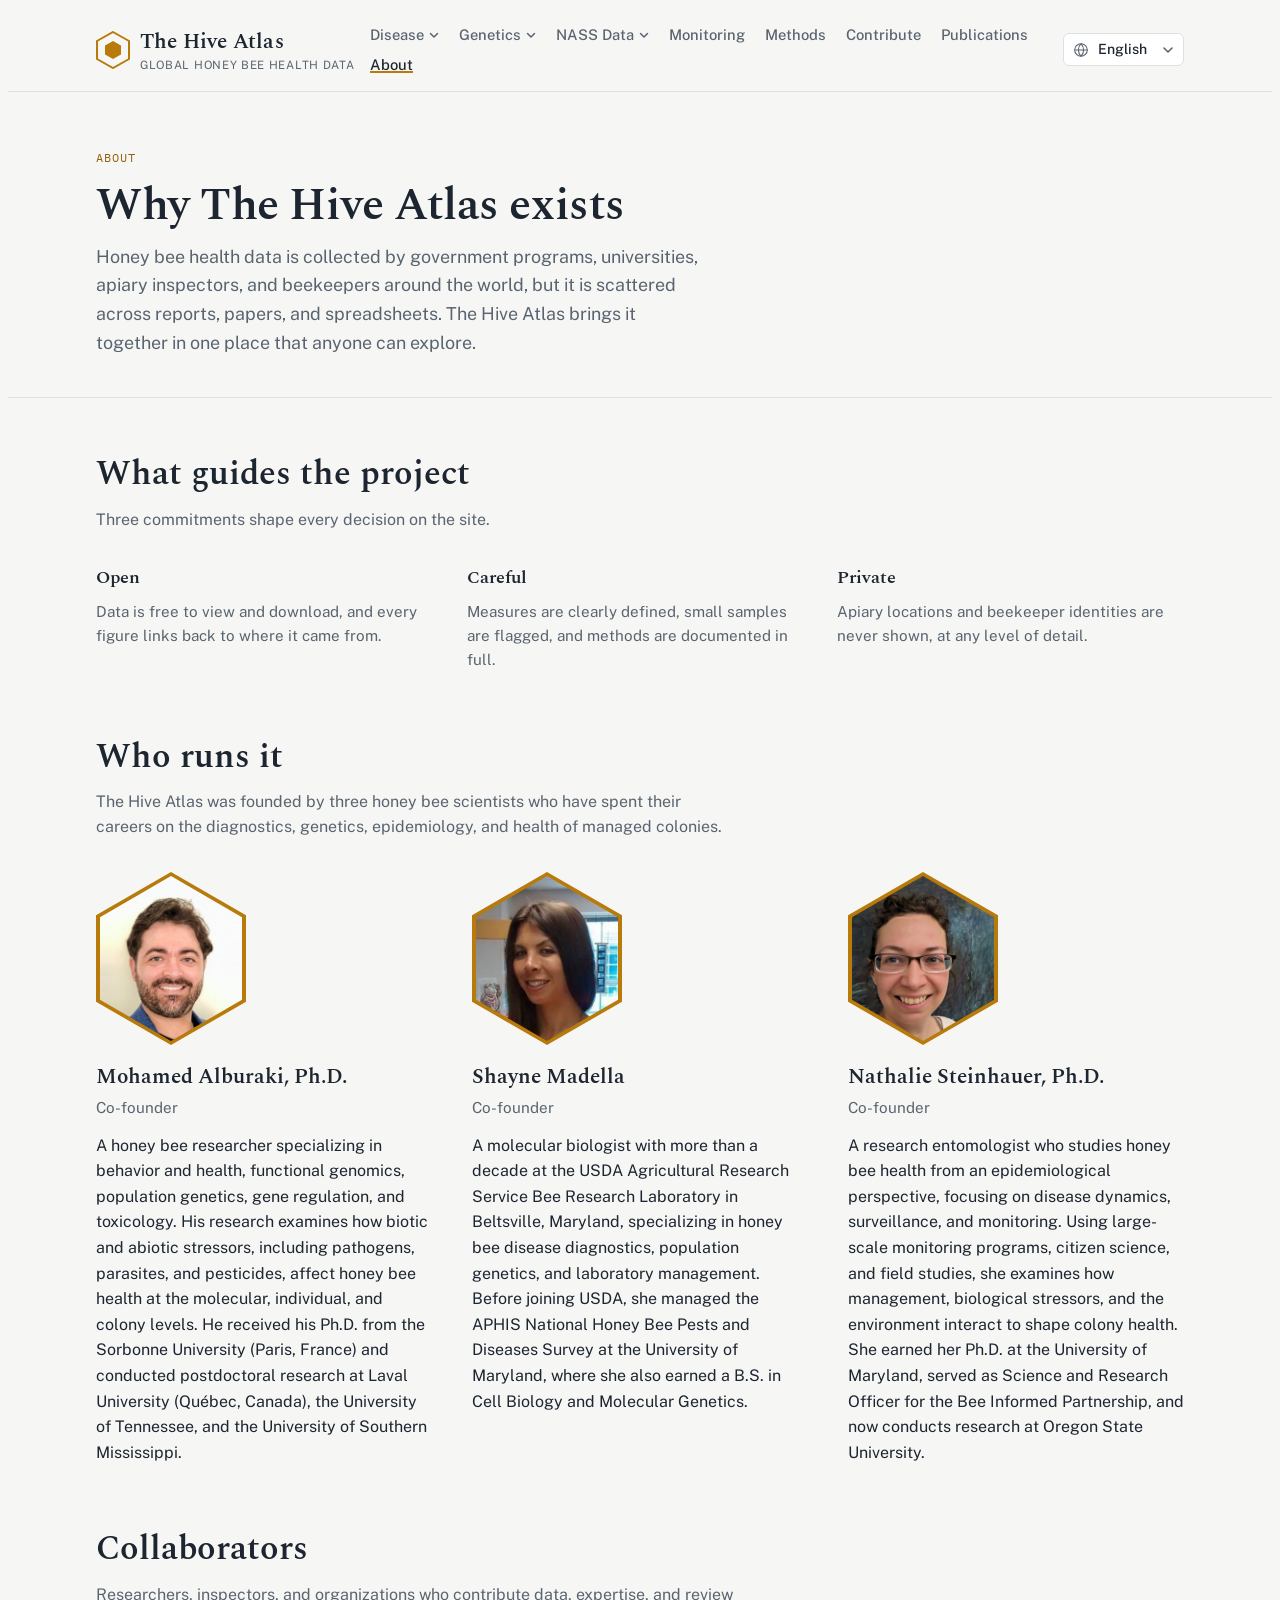
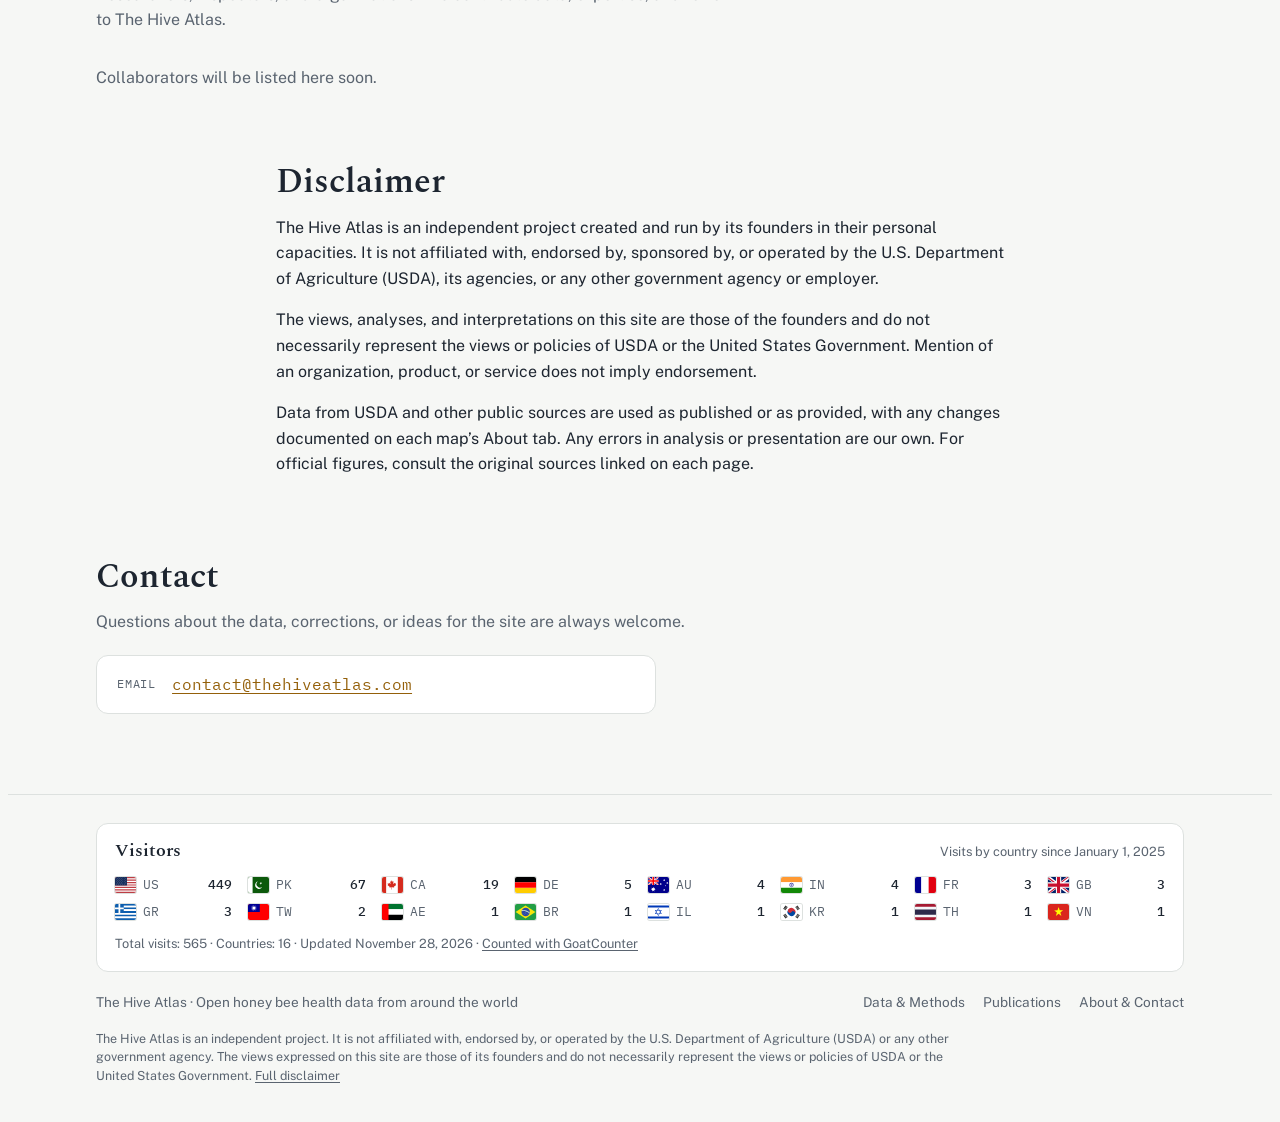
<file: about.html>
<!doctype html>
<html lang="en">
<head>
<meta charset="utf-8">
<meta name="viewport" content="width=device-width, initial-scale=1, viewport-fit=cover">
<title>About · The Hive Atlas</title>
<meta name="description" content="Who runs The Hive Atlas, why it exists, and how to get in touch.">
<meta name="claude:viewport-fit-sides" content="cover">
<link rel="preconnect" href="https://fonts.googleapis.com">
<link rel="preconnect" href="https://fonts.gstatic.com" crossorigin>
<link rel="stylesheet" href="https://fonts.googleapis.com/css2?family=Spectral:wght@500;600&amp;family=Public+Sans:wght@400;500;600&amp;family=IBM+Plex+Mono:wght@400;500&amp;family=IBM+Plex+Sans+Arabic:wght@400;500;600&amp;display=swap">
<link rel="stylesheet" href="css/style.css?v=20261109a">
<script src="js/i18n.js?v=20261110a"></script>
</head>
<body>
<header class="site-header">
  <div class="wrap">
    <a class="brand" href="index.html" aria-label="The Hive Atlas home">
      <svg width="34" height="38" viewBox="0 0 34 38" aria-hidden="true">
        <polygon points="17,1 33,10 33,28 17,37 1,28 1,10" fill="none" stroke="var(--honey)" stroke-width="2"/>
        <polygon points="17,10 25,14.5 25,23.5 17,28 9,23.5 9,14.5" fill="var(--honey)"/>
      </svg>
      <span>
        <span class="brand-name">The Hive Atlas</span>
        <span class="brand-sub">Global Honey Bee Health Data</span>
      </span>
    </a>
    <button class="menu-btn" id="menu-btn" aria-expanded="false" aria-controls="site-nav">Menu</button>
    <nav id="site-nav" aria-label="Main">
      <ul><li class="nav-drop"><button type="button" class="nav-drop-btn" aria-expanded="false" aria-controls="nav-disease"><span>Disease</span><svg width="10" height="10" viewBox="0 0 10 10" aria-hidden="true"><path d="M1.5 3.5 5 7l3.5-3.5" fill="none" stroke="currentColor" stroke-width="1.5" stroke-linecap="round" stroke-linejoin="round"/></svg></button><ul class="nav-sub" id="nav-disease"><li><a href="disease.html">USDA-ARS Bee Disease Diagnostic Database</a></li><li><a href="disease-survey.html">USDA-APHIS National Honey bee Survey Database</a></li></ul></li><li class="nav-drop"><button type="button" class="nav-drop-btn" aria-expanded="false" aria-controls="nav-genetics"><span>Genetics</span><svg width="10" height="10" viewBox="0 0 10 10" aria-hidden="true"><path d="M1.5 3.5 5 7l3.5-3.5" fill="none" stroke="currentColor" stroke-width="1.5" stroke-linecap="round" stroke-linejoin="round"/></svg></button><ul class="nav-sub" id="nav-genetics"><li><a href="genetics.html">mtDNA Data</a></li><li><a href="genetics-genomic.html">Genomic Data</a></li></ul></li><li class="nav-drop"><button type="button" class="nav-drop-btn" aria-expanded="false" aria-controls="nav-colonies"><span>NASS Data</span><svg width="10" height="10" viewBox="0 0 10 10" aria-hidden="true"><path d="M1.5 3.5 5 7l3.5-3.5" fill="none" stroke="currentColor" stroke-width="1.5" stroke-linecap="round" stroke-linejoin="round"/></svg></button><ul class="nav-sub" id="nav-colonies"><li><a href="losses.html">NASS Colony Losses</a></li><li><a href="honey-production.html">NASS Honey Production</a></li></ul></li><li><a href="monitoring.html">Monitoring</a></li><li><a href="methods.html">Methods</a></li><li><a href="contribute.html">Contribute</a></li><li><a href="publications.html">Publications</a></li><li><a href="about.html" aria-current="page">About</a></li></ul>
    </nav>
  </div>
</header>

<main>
  <section class="page-head">
    <div class="wrap">
      <p class="eyebrow">About</p>
      <h1>Why The Hive Atlas exists</h1>
      <p class="lede">Honey bee health data is collected by government programs, universities, apiary inspectors, and beekeepers around the world, but it is scattered across reports, papers, and spreadsheets. The Hive Atlas brings it together in one place that anyone can explore.</p>
    </div>
  </section>

  <section class="section-pad">
    <div class="wrap">
      <h2>What guides the project</h2>
      <p class="section-intro">Three commitments shape every decision on the site.</p>
      <div class="values">
        <div><h3>Open</h3><p>Data is free to view and download, and every figure links back to where it came from.</p></div>
        <div><h3>Careful</h3><p>Measures are clearly defined, small samples are flagged, and methods are documented in full.</p></div>
        <div><h3>Private</h3><p>Apiary locations and beekeeper identities are never shown, at any level of detail.</p></div>
      </div>
    </div>
  </section>

  <section class="section-pad">
    <div class="wrap">
      <h2>Who runs it</h2>
      <p class="section-intro">The Hive Atlas was founded by three honey bee scientists who have spent their careers on the diagnostics, genetics, epidemiology, and health of managed colonies.</p>
      <div class="founders">
        <div class="person">
          <div class="avatar photo"><img src="images/mohamed-alburaki.jpg?v=4" alt="Mohamed Alburaki" width="150" height="173" loading="lazy"></div>
          <div>
            <h3>Mohamed Alburaki, Ph.D.</h3>
            <p class="role">Co-founder</p>
            <p style="margin:0">A honey bee researcher specializing in behavior and health, functional genomics, population genetics, gene regulation, and toxicology. His research examines how biotic and abiotic stressors, including pathogens, parasites, and pesticides, affect honey bee health at the molecular, individual, and colony levels. He received his Ph.D. from the Sorbonne University (Paris, France) and conducted postdoctoral research at Laval University (Québec, Canada), the University of Tennessee, and the University of Southern Mississippi.</p>
          </div>
        </div>
        <div class="person">
          <div class="avatar photo"><img src="images/shayne-madella.jpg" alt="Shayne Madella" width="150" height="173" loading="lazy"></div>
          <div>
            <h3>Shayne Madella</h3>
            <p class="role">Co-founder</p>
            <p style="margin:0">A molecular biologist with more than a decade at the USDA Agricultural Research Service Bee Research Laboratory in Beltsville, Maryland, specializing in honey bee disease diagnostics, population genetics, and laboratory management. Before joining USDA, she managed the APHIS National Honey Bee Pests and Diseases Survey at the University of Maryland, where she also earned a B.S. in Cell Biology and Molecular Genetics.</p>
          </div>
        </div>
        <div class="person">
          <div class="avatar photo"><img src="images/nathalie-steinhauer.jpg" alt="Nathalie Steinhauer" width="150" height="173" loading="lazy"></div>
          <div>
            <h3>Nathalie Steinhauer, Ph.D.</h3>
            <p class="role">Co-founder</p>
            <p style="margin:0">A research entomologist who studies honey bee health from an epidemiological perspective, focusing on disease dynamics, surveillance, and monitoring. Using large-scale monitoring programs, citizen science, and field studies, she examines how management, biological stressors, and the environment interact to shape colony health. She earned her Ph.D. at the University of Maryland, served as Science and Research Officer for the Bee Informed Partnership, and now conducts research at Oregon State University.</p>
          </div>
        </div>
      </div>
    </div>
  </section>

  <section class="section-pad" id="collaborators">
    <div class="wrap">
      <h2>Collaborators</h2>
      <p class="section-intro">Researchers, inspectors, and organizations who contribute data, expertise, and review to The Hive Atlas.</p>
      <!-- To add a collaborator, copy this item into the list below and fill it in.
           Photo: put a portrait in images/ (about 300 x 346 pixels); the hexagon frame is added automatically.
        <li>
          <div class="avatar photo"><img src="images/first-last.jpg" alt="First Last" width="104" height="120" loading="lazy"></div>
          <h3>First Last, Ph.D.</h3>
          <p class="role">Institution, City, Country</p>
        </li>
      -->
      <ul class="collaborators">
      </ul>
      <p class="collab-empty">Collaborators will be listed here soon.</p>
    </div>
  </section>

  <section class="section-pad" id="disclaimer">
    <div class="wrap prose" style="max-width:760px">
      <h2>Disclaimer</h2>
      <p>The Hive Atlas is an independent project created and run by its founders in their personal capacities. It is not affiliated with, endorsed by, sponsored by, or operated by the U.S. Department of Agriculture (USDA), its agencies, or any other government agency or employer.</p>
      <p>The views, analyses, and interpretations on this site are those of the founders and do not necessarily represent the views or policies of USDA or the United States Government. Mention of an organization, product, or service does not imply endorsement.</p>
      <p>Data from USDA and other public sources are used as published or as provided, with any changes documented on each map&rsquo;s About tab. Any errors in analysis or presentation are our own. For official figures, consult the original sources linked on each page.</p>
    </div>
  </section>

  <section class="section-pad">
    <div class="wrap">
      <h2>Contact</h2>
      <p class="section-intro" style="margin-bottom:20px">Questions about the data, corrections, or ideas for the site are always welcome.</p>
      <div style="max-width:560px">
        <div class="contact-card">
  <span class="label">Email</span>
  <a class="email" href="mailto:contact@thehiveatlas.com">contact@thehiveatlas.com</a>
</div>
      </div>
    </div>
  </section>
  <div style="height:72px"></div>
</main>

<footer>
  <div class="wrap">
    <span>The Hive Atlas · Open honey bee health data from around the world</span>
    <ul>
      <li><a href="methods.html">Data &amp; Methods</a></li>
      <li><a href="publications.html">Publications</a></li>
      <li><a href="about.html">About &amp; Contact</a></li>
    </ul>
    <p class="disclaimer">The Hive Atlas is an independent project. It is not affiliated with, endorsed by, or operated by the U.S. Department of Agriculture (USDA) or any other government agency. The views expressed on this site are those of its founders and do not necessarily represent the views or policies of USDA or the United States Government. <a href="about.html#disclaimer">Full disclaimer</a></p>
  </div>
</footer>
<script>window.I18N && I18N.apply();</script>
<script src="js/visitors.js?v=20261103a" defer></script>
<script src="js/site.js?v=20261105a"></script>
<script data-goatcounter="https://mohamedalburaki.goatcounter.com/count"
        async src="//gc.zgo.at/count.js"></script>
</body>
</html>
</file>
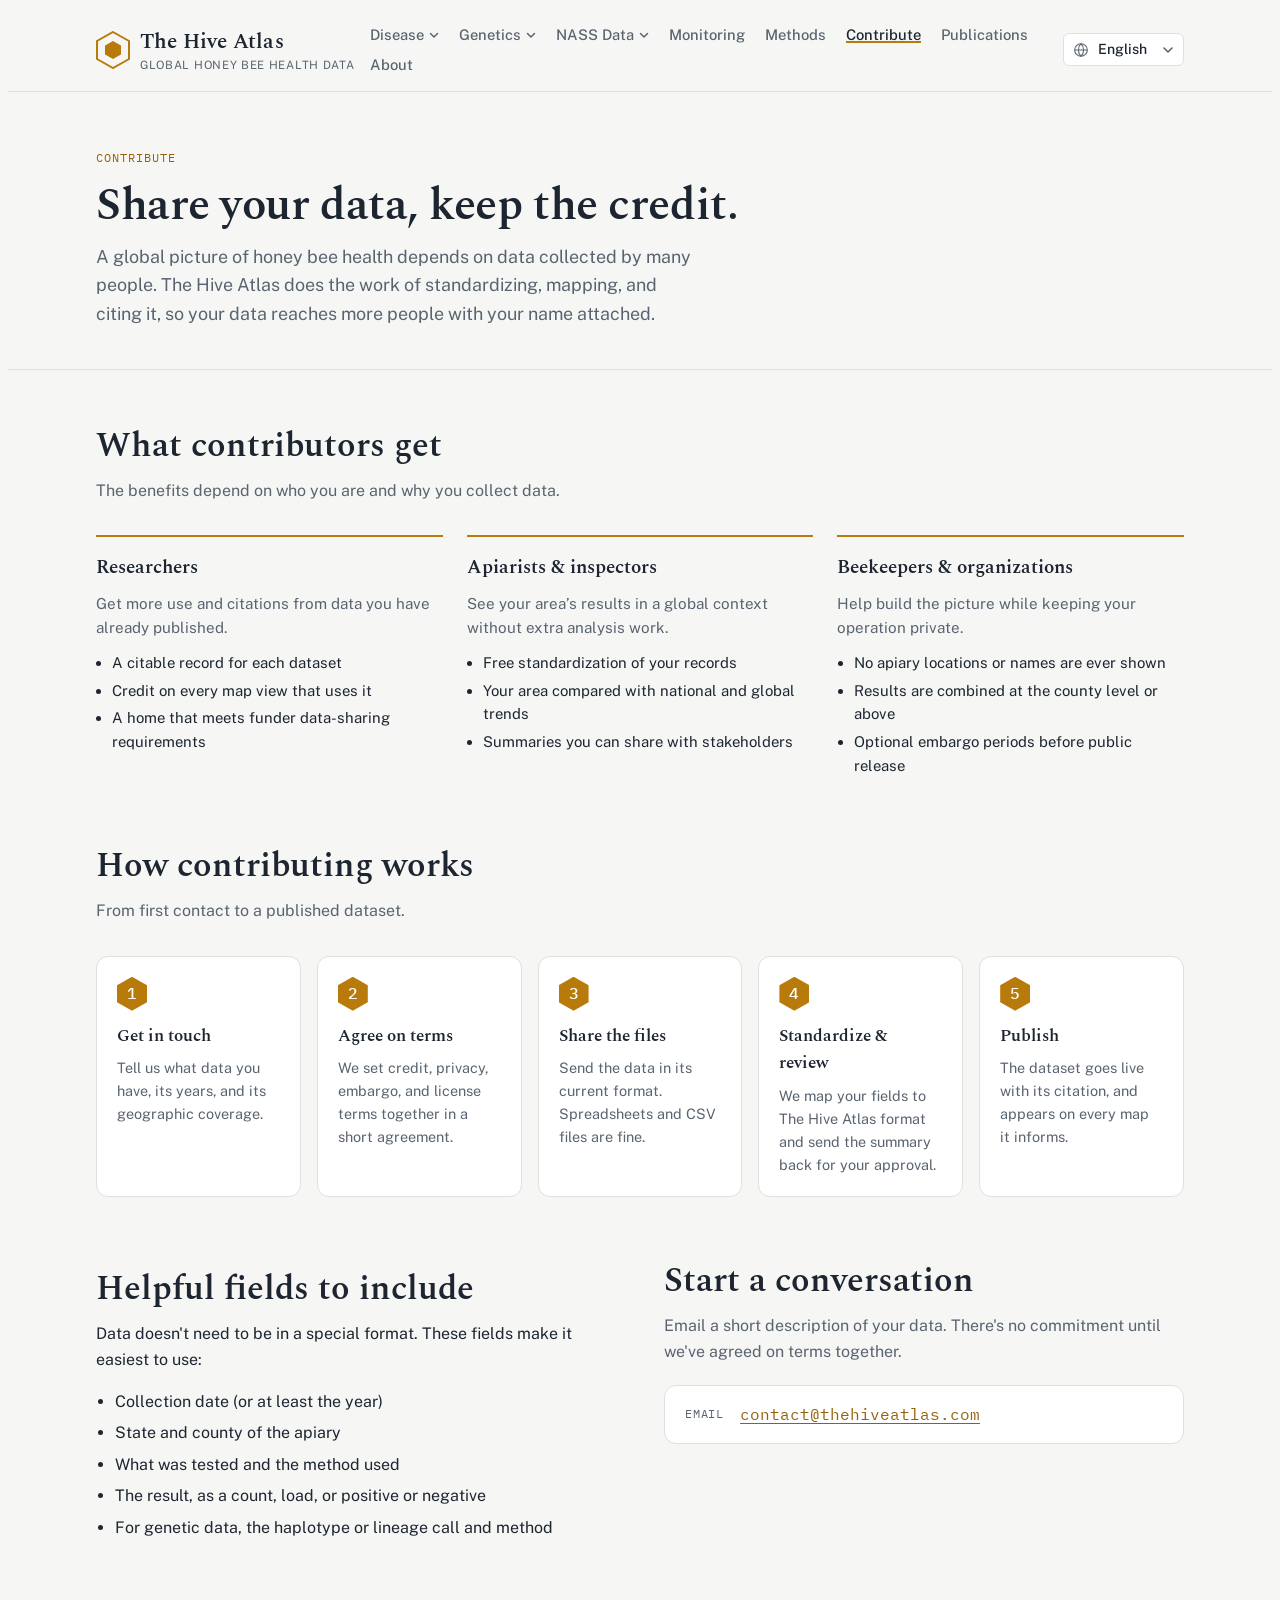
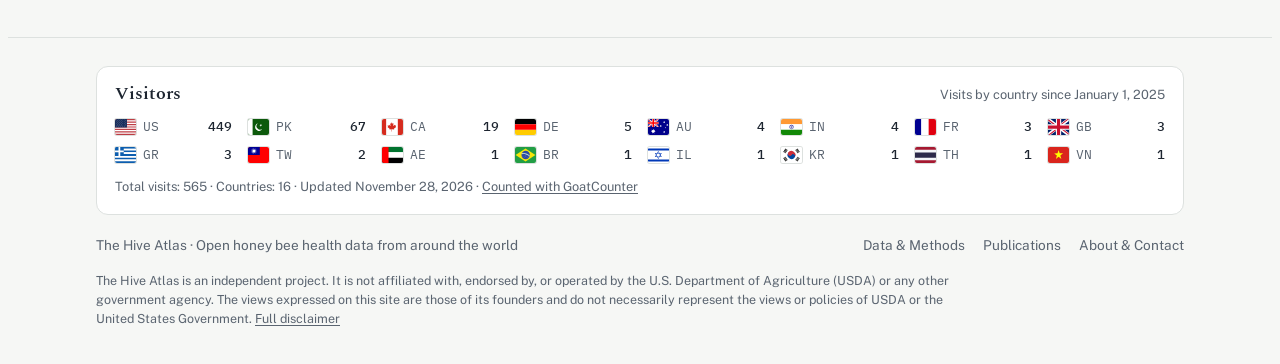
<file: contribute.html>
<!doctype html>
<html lang="en">
<head>
<meta charset="utf-8">
<meta name="viewport" content="width=device-width, initial-scale=1, viewport-fit=cover">
<title>Contribute Data · The Hive Atlas</title>
<meta name="description" content="Share honey bee disease or genetic data with The Hive Atlas, with credit and privacy protections.">
<meta name="claude:viewport-fit-sides" content="cover">
<link rel="preconnect" href="https://fonts.googleapis.com">
<link rel="preconnect" href="https://fonts.gstatic.com" crossorigin>
<link rel="stylesheet" href="https://fonts.googleapis.com/css2?family=Spectral:wght@500;600&amp;family=Public+Sans:wght@400;500;600&amp;family=IBM+Plex+Mono:wght@400;500&amp;family=IBM+Plex+Sans+Arabic:wght@400;500;600&amp;display=swap">
<link rel="stylesheet" href="css/style.css?v=20261109a">
<script src="js/i18n.js?v=20261110a"></script>
</head>
<body>
<header class="site-header">
  <div class="wrap">
    <a class="brand" href="index.html" aria-label="The Hive Atlas home">
      <svg width="34" height="38" viewBox="0 0 34 38" aria-hidden="true">
        <polygon points="17,1 33,10 33,28 17,37 1,28 1,10" fill="none" stroke="var(--honey)" stroke-width="2"/>
        <polygon points="17,10 25,14.5 25,23.5 17,28 9,23.5 9,14.5" fill="var(--honey)"/>
      </svg>
      <span>
        <span class="brand-name">The Hive Atlas</span>
        <span class="brand-sub">Global Honey Bee Health Data</span>
      </span>
    </a>
    <button class="menu-btn" id="menu-btn" aria-expanded="false" aria-controls="site-nav">Menu</button>
    <nav id="site-nav" aria-label="Main">
      <ul><li class="nav-drop"><button type="button" class="nav-drop-btn" aria-expanded="false" aria-controls="nav-disease"><span>Disease</span><svg width="10" height="10" viewBox="0 0 10 10" aria-hidden="true"><path d="M1.5 3.5 5 7l3.5-3.5" fill="none" stroke="currentColor" stroke-width="1.5" stroke-linecap="round" stroke-linejoin="round"/></svg></button><ul class="nav-sub" id="nav-disease"><li><a href="disease.html">USDA-ARS Bee Disease Diagnostic Database</a></li><li><a href="disease-survey.html">USDA-APHIS National Honey bee Survey Database</a></li></ul></li><li class="nav-drop"><button type="button" class="nav-drop-btn" aria-expanded="false" aria-controls="nav-genetics"><span>Genetics</span><svg width="10" height="10" viewBox="0 0 10 10" aria-hidden="true"><path d="M1.5 3.5 5 7l3.5-3.5" fill="none" stroke="currentColor" stroke-width="1.5" stroke-linecap="round" stroke-linejoin="round"/></svg></button><ul class="nav-sub" id="nav-genetics"><li><a href="genetics.html">mtDNA Data</a></li><li><a href="genetics-genomic.html">Genomic Data</a></li></ul></li><li class="nav-drop"><button type="button" class="nav-drop-btn" aria-expanded="false" aria-controls="nav-colonies"><span>NASS Data</span><svg width="10" height="10" viewBox="0 0 10 10" aria-hidden="true"><path d="M1.5 3.5 5 7l3.5-3.5" fill="none" stroke="currentColor" stroke-width="1.5" stroke-linecap="round" stroke-linejoin="round"/></svg></button><ul class="nav-sub" id="nav-colonies"><li><a href="losses.html">NASS Colony Losses</a></li><li><a href="honey-production.html">NASS Honey Production</a></li></ul></li><li><a href="monitoring.html">Monitoring</a></li><li><a href="methods.html">Methods</a></li><li><a href="contribute.html" aria-current="page">Contribute</a></li><li><a href="publications.html">Publications</a></li><li><a href="about.html">About</a></li></ul>
    </nav>
  </div>
</header>

<main>
  <section class="page-head">
    <div class="wrap">
      <p class="eyebrow">Contribute</p>
      <h1>Share your data, keep the credit.</h1>
      <p class="lede">A global picture of honey bee health depends on data collected by many people. The Hive Atlas does the work of standardizing, mapping, and citing it, so your data reaches more people with your name attached.</p>
    </div>
  </section>

  <section class="section-pad">
    <div class="wrap">
      <h2>What contributors get</h2>
      <p class="section-intro">The benefits depend on who you are and why you collect data.</p>
      <div class="audiences">
        <div>
          <h3>Researchers</h3>
          <p>Get more use and citations from data you have already published.</p>
          <ul>
            <li>A citable record for each dataset</li>
            <li>Credit on every map view that uses it</li>
            <li>A home that meets funder data-sharing requirements</li>
          </ul>
        </div>
        <div>
          <h3>Apiarists &amp; inspectors</h3>
          <p>See your area’s results in a global context without extra analysis work.</p>
          <ul>
            <li>Free standardization of your records</li>
            <li>Your area compared with national and global trends</li>
            <li>Summaries you can share with stakeholders</li>
          </ul>
        </div>
        <div>
          <h3>Beekeepers &amp; organizations</h3>
          <p>Help build the picture while keeping your operation private.</p>
          <ul>
            <li>No apiary locations or names are ever shown</li>
            <li>Results are combined at the county level or above</li>
            <li>Optional embargo periods before public release</li>
          </ul>
        </div>
      </div>
    </div>
  </section>

  <section class="section-pad">
    <div class="wrap">
      <h2>How contributing works</h2>
      <p class="section-intro">From first contact to a published dataset.</p>
      <ol class="steps">
        <li><h3>Get in touch</h3><p>Tell us what data you have, its years, and its geographic coverage.</p></li>
        <li><h3>Agree on terms</h3><p>We set credit, privacy, embargo, and license terms together in a short agreement.</p></li>
        <li><h3>Share the files</h3><p>Send the data in its current format. Spreadsheets and CSV files are fine.</p></li>
        <li><h3>Standardize &amp; review</h3><p>We map your fields to The Hive Atlas format and send the summary back for your approval.</p></li>
        <li><h3>Publish</h3><p>The dataset goes live with its citation, and appears on every map it informs.</p></li>
      </ol>
    </div>
  </section>

  <section class="section-pad">
    <div class="wrap split">
      <div class="prose">
        <h2>Helpful fields to include</h2>
        <p>Data doesn't need to be in a special format. These fields make it easiest to use:</p>
        <ul>
          <li>Collection date (or at least the year)</li>
          <li>State and county of the apiary</li>
          <li>What was tested and the method used</li>
          <li>The result, as a count, load, or positive or negative</li>
          <li>For genetic data, the haplotype or lineage call and method</li>
        </ul>
      </div>
      <div>
        <h2>Start a conversation</h2>
        <p class="section-intro" style="margin-bottom:20px">Email a short description of your data. There's no commitment until we've agreed on terms together.</p>
        <div class="contact-card">
  <span class="label">Email</span>
  <a class="email" href="mailto:contact@thehiveatlas.com">contact@thehiveatlas.com</a>
</div>
      </div>
    </div>
  </section>
  <div style="height:72px"></div>
</main>

<footer>
  <div class="wrap">
    <span>The Hive Atlas · Open honey bee health data from around the world</span>
    <ul>
      <li><a href="methods.html">Data &amp; Methods</a></li>
      <li><a href="publications.html">Publications</a></li>
      <li><a href="about.html">About &amp; Contact</a></li>
    </ul>
    <p class="disclaimer">The Hive Atlas is an independent project. It is not affiliated with, endorsed by, or operated by the U.S. Department of Agriculture (USDA) or any other government agency. The views expressed on this site are those of its founders and do not necessarily represent the views or policies of USDA or the United States Government. <a href="about.html#disclaimer">Full disclaimer</a></p>
  </div>
</footer>
<script>window.I18N && I18N.apply();</script>
<script src="js/visitors.js?v=20261103a" defer></script>
<script src="js/site.js?v=20261105a"></script>
<script data-goatcounter="https://mohamedalburaki.goatcounter.com/count"
        async src="//gc.zgo.at/count.js"></script>
</body>
</html>
</file>
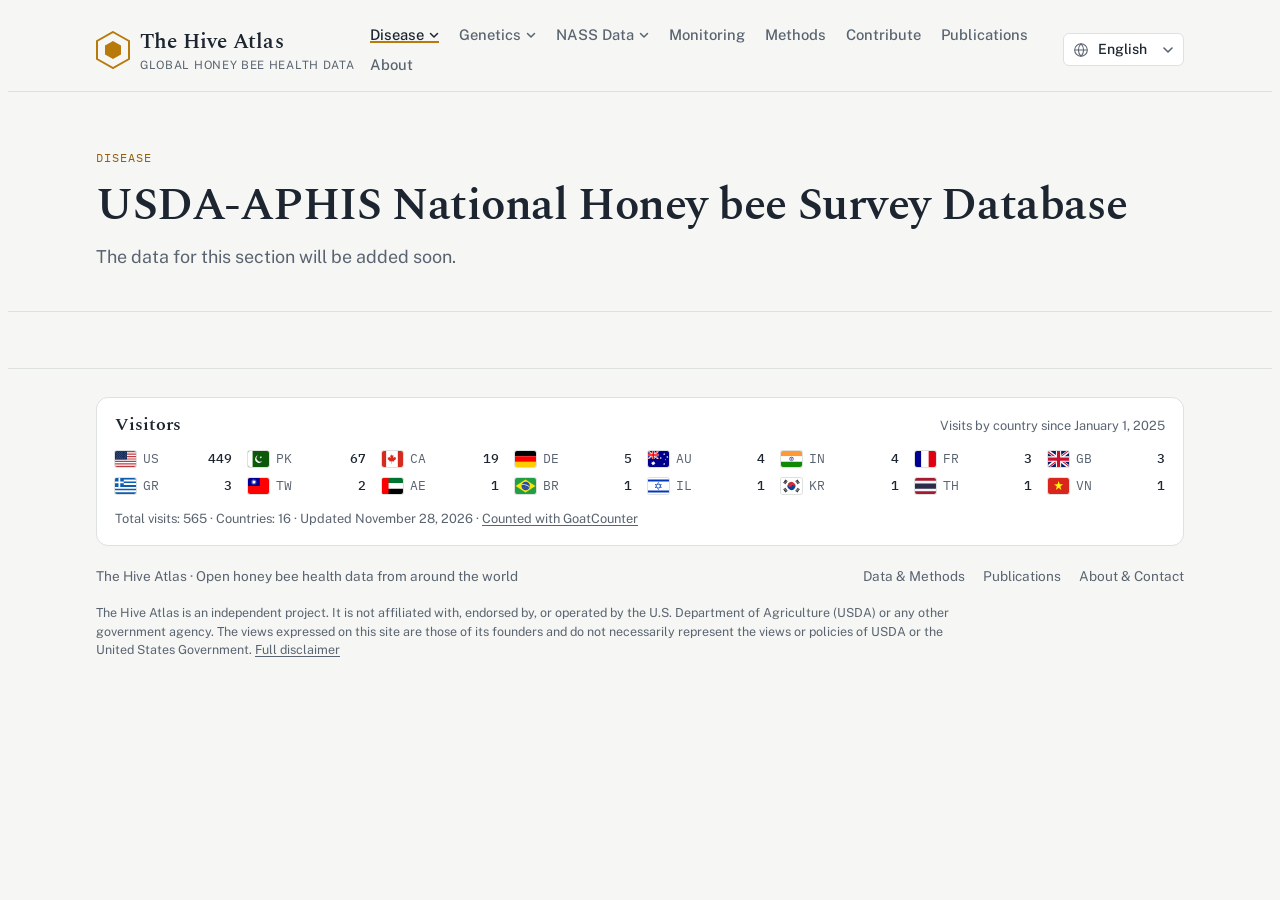
<file: disease-survey.html>
<!doctype html>
<html lang="en">
<head>
<meta charset="utf-8">
<meta name="viewport" content="width=device-width, initial-scale=1, viewport-fit=cover">
<title>USDA-APHIS National Honey bee Survey Database · The Hive Atlas</title>
<meta name="description" content="USDA-APHIS National Honey bee Survey Database on The Hive Atlas.">
<meta name="claude:viewport-fit-sides" content="cover">
<link rel="preconnect" href="https://fonts.googleapis.com">
<link rel="preconnect" href="https://fonts.gstatic.com" crossorigin>
<link rel="stylesheet" href="https://fonts.googleapis.com/css2?family=Spectral:wght@500;600&amp;family=Public+Sans:wght@400;500;600&amp;family=IBM+Plex+Mono:wght@400;500&amp;family=IBM+Plex+Sans+Arabic:wght@400;500;600&amp;display=swap">
<link rel="stylesheet" href="css/style.css?v=20261109a">
<script src="js/i18n.js?v=20261110a"></script>
</head>
<body>
<header class="site-header">
  <div class="wrap">
    <a class="brand" href="index.html" aria-label="The Hive Atlas home">
      <svg width="34" height="38" viewBox="0 0 34 38" aria-hidden="true">
        <polygon points="17,1 33,10 33,28 17,37 1,28 1,10" fill="none" stroke="var(--honey)" stroke-width="2"/>
        <polygon points="17,10 25,14.5 25,23.5 17,28 9,23.5 9,14.5" fill="var(--honey)"/>
      </svg>
      <span>
        <span class="brand-name">The Hive Atlas</span>
        <span class="brand-sub">Global Honey Bee Health Data</span>
      </span>
    </a>
    <button class="menu-btn" id="menu-btn" aria-expanded="false" aria-controls="site-nav">Menu</button>
    <nav id="site-nav" aria-label="Main">
      <ul><li class="nav-drop"><button type="button" class="nav-drop-btn" aria-expanded="false" aria-controls="nav-disease" data-current><span>Disease</span><svg width="10" height="10" viewBox="0 0 10 10" aria-hidden="true"><path d="M1.5 3.5 5 7l3.5-3.5" fill="none" stroke="currentColor" stroke-width="1.5" stroke-linecap="round" stroke-linejoin="round"/></svg></button><ul class="nav-sub" id="nav-disease"><li><a href="disease.html">USDA-ARS Bee Disease Diagnostic Database</a></li><li><a href="disease-survey.html" aria-current="page">USDA-APHIS National Honey bee Survey Database</a></li></ul></li><li class="nav-drop"><button type="button" class="nav-drop-btn" aria-expanded="false" aria-controls="nav-genetics"><span>Genetics</span><svg width="10" height="10" viewBox="0 0 10 10" aria-hidden="true"><path d="M1.5 3.5 5 7l3.5-3.5" fill="none" stroke="currentColor" stroke-width="1.5" stroke-linecap="round" stroke-linejoin="round"/></svg></button><ul class="nav-sub" id="nav-genetics"><li><a href="genetics.html">mtDNA Data</a></li><li><a href="genetics-genomic.html">Genomic Data</a></li></ul></li><li class="nav-drop"><button type="button" class="nav-drop-btn" aria-expanded="false" aria-controls="nav-colonies"><span>NASS Data</span><svg width="10" height="10" viewBox="0 0 10 10" aria-hidden="true"><path d="M1.5 3.5 5 7l3.5-3.5" fill="none" stroke="currentColor" stroke-width="1.5" stroke-linecap="round" stroke-linejoin="round"/></svg></button><ul class="nav-sub" id="nav-colonies"><li><a href="losses.html">NASS Colony Losses</a></li><li><a href="honey-production.html">NASS Honey Production</a></li></ul></li><li><a href="monitoring.html">Monitoring</a></li><li><a href="methods.html">Methods</a></li><li><a href="contribute.html">Contribute</a></li><li><a href="publications.html">Publications</a></li><li><a href="about.html">About</a></li></ul>
    </nav>
  </div>
</header>

<main>
  <section class="page-head">
    <div class="wrap">
      <p class="eyebrow">Disease</p>
      <h1>USDA-APHIS National Honey bee Survey Database</h1>
      <p class="lede">The data for this section will be added soon.</p>
    </div>
  </section>
  <div style="height:56px"></div>
</main>

<footer>
  <div class="wrap">
    <span>The Hive Atlas · Open honey bee health data from around the world</span>
    <ul>
      <li><a href="methods.html">Data &amp; Methods</a></li>
      <li><a href="publications.html">Publications</a></li>
      <li><a href="about.html">About &amp; Contact</a></li>
    </ul>
    <p class="disclaimer">The Hive Atlas is an independent project. It is not affiliated with, endorsed by, or operated by the U.S. Department of Agriculture (USDA) or any other government agency. The views expressed on this site are those of its founders and do not necessarily represent the views or policies of USDA or the United States Government. <a href="about.html#disclaimer">Full disclaimer</a></p>
  </div>
</footer>
<script>window.I18N && I18N.apply();</script>
<script src="js/visitors.js?v=20261103a" defer></script>
<script src="js/site.js?v=20261105a"></script>
<script data-goatcounter="https://mohamedalburaki.goatcounter.com/count"
        async src="//gc.zgo.at/count.js"></script>
</body>
</html>
</file>
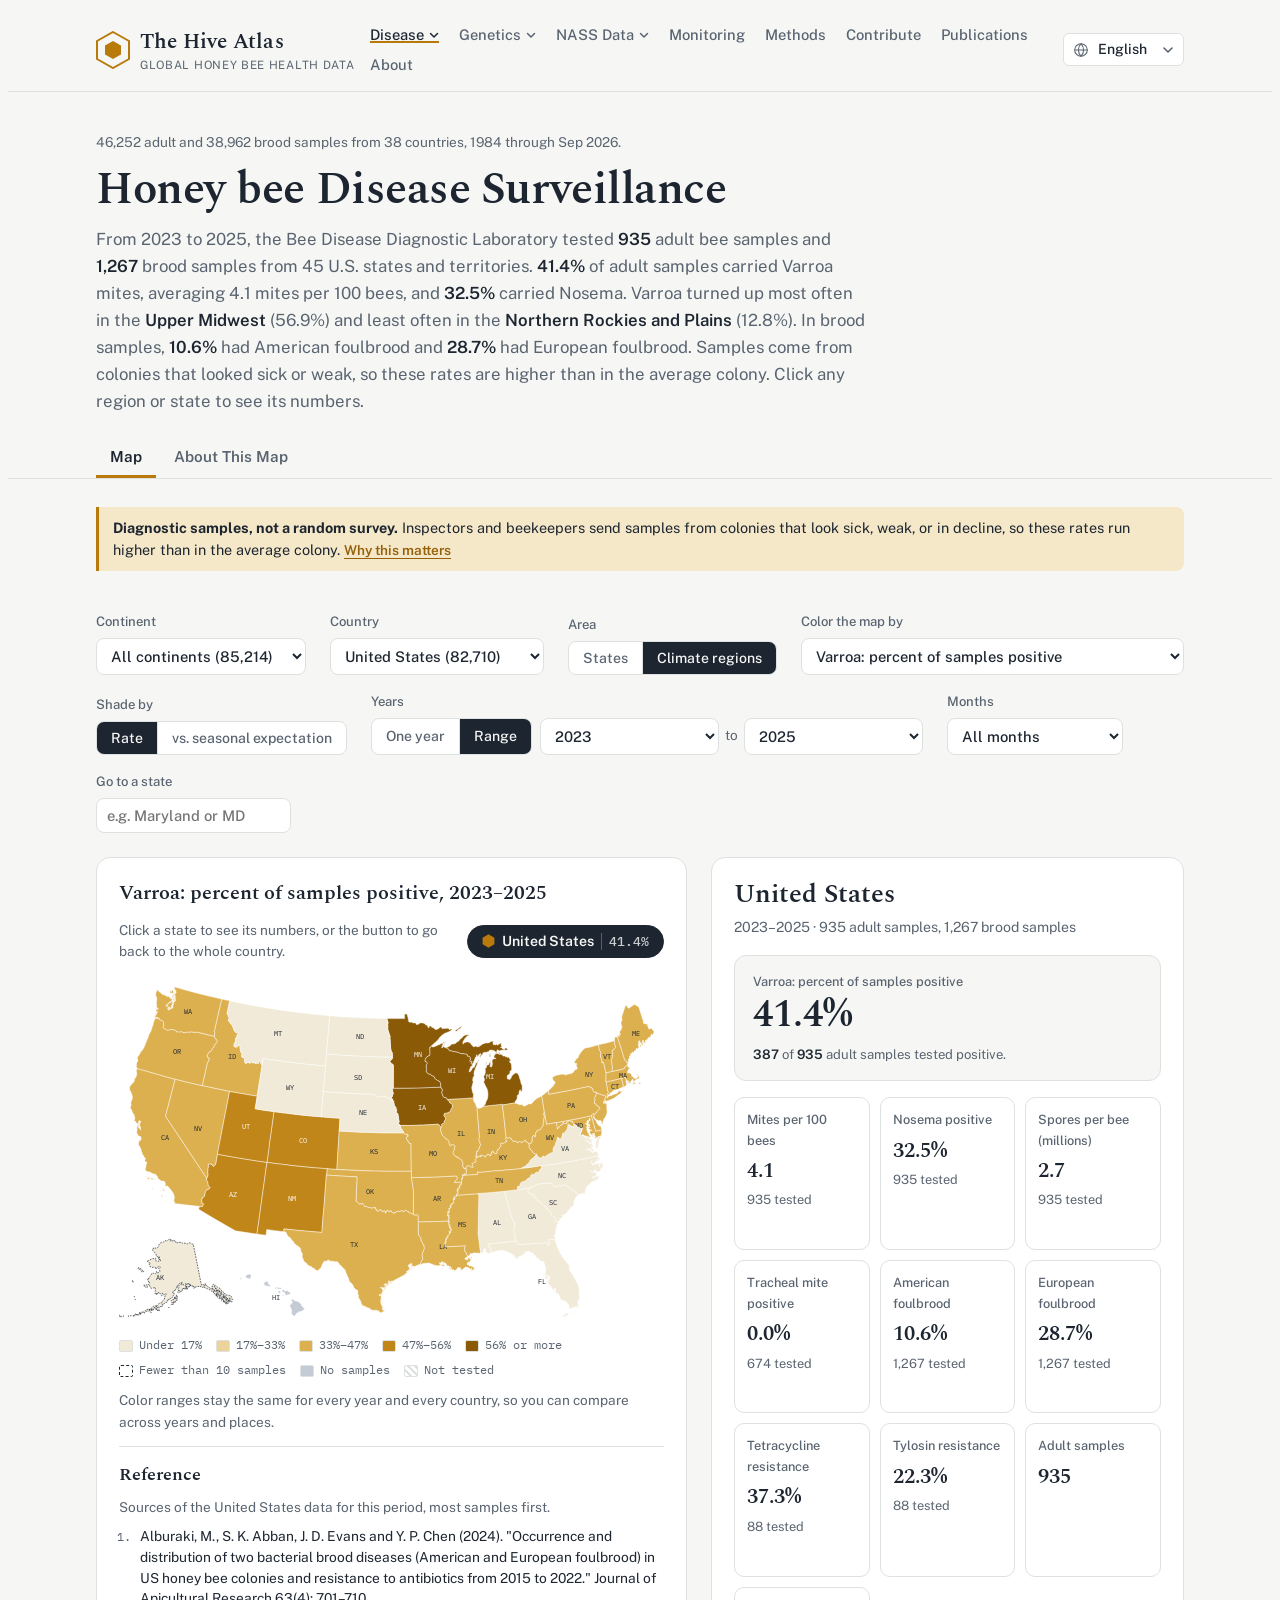
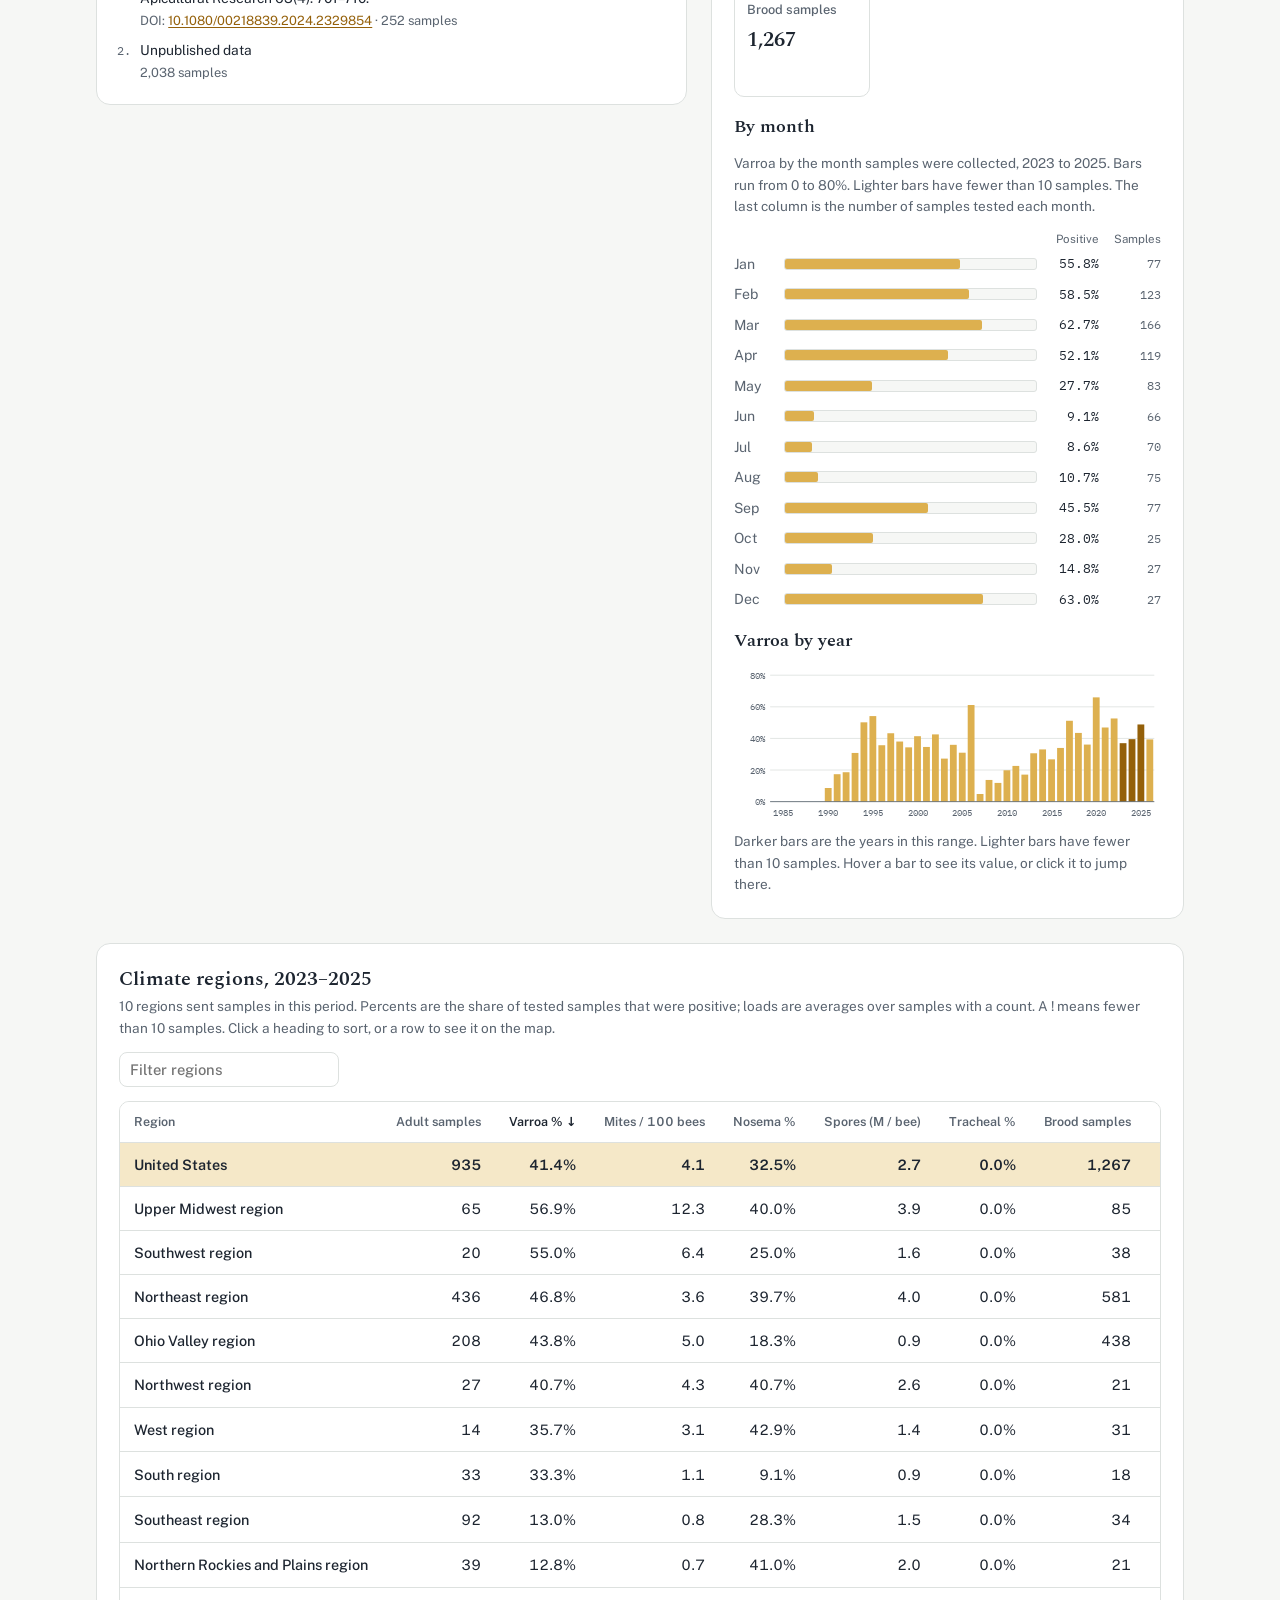
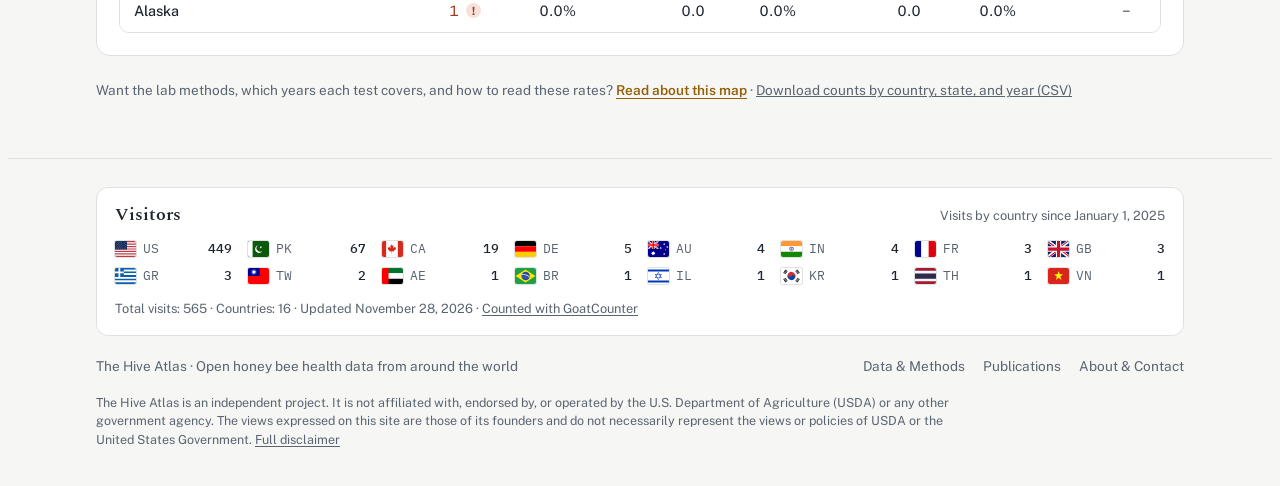
<file: disease.html>
<!doctype html>
<html lang="en">
<head>
<meta charset="utf-8">
<meta name="viewport" content="width=device-width, initial-scale=1, viewport-fit=cover">
<title>Disease Surveillance · The Hive Atlas</title>
<meta name="description" content="Varroa, Nosema, tracheal mite, and foulbrood results from honey bee samples tested by the USDA Bee Disease Diagnostic Laboratory, by country, state, and year, 1984 to 2026.">
<meta name="claude:viewport-fit-sides" content="cover">
<link rel="preconnect" href="https://fonts.googleapis.com">
<link rel="preconnect" href="https://fonts.gstatic.com" crossorigin>
<link rel="stylesheet" href="https://fonts.googleapis.com/css2?family=Spectral:wght@500;600&amp;family=Public+Sans:wght@400;500;600&amp;family=IBM+Plex+Mono:wght@400;500&amp;family=IBM+Plex+Sans+Arabic:wght@400;500;600&amp;display=swap">
<link rel="stylesheet" href="css/style.css?v=20261109a">
<script src="js/i18n.js?v=20261110a"></script>
</head>
<body>
<header class="site-header">
  <div class="wrap">
    <a class="brand" href="index.html" aria-label="The Hive Atlas home">
      <svg width="34" height="38" viewBox="0 0 34 38" aria-hidden="true">
        <polygon points="17,1 33,10 33,28 17,37 1,28 1,10" fill="none" stroke="var(--honey)" stroke-width="2"/>
        <polygon points="17,10 25,14.5 25,23.5 17,28 9,23.5 9,14.5" fill="var(--honey)"/>
      </svg>
      <span>
        <span class="brand-name">The Hive Atlas</span>
        <span class="brand-sub">Global Honey Bee Health Data</span>
      </span>
    </a>
    <button class="menu-btn" id="menu-btn" aria-expanded="false" aria-controls="site-nav">Menu</button>
    <nav id="site-nav" aria-label="Main">
      <ul><li class="nav-drop"><button type="button" class="nav-drop-btn" aria-expanded="false" aria-controls="nav-disease" data-current><span>Disease</span><svg width="10" height="10" viewBox="0 0 10 10" aria-hidden="true"><path d="M1.5 3.5 5 7l3.5-3.5" fill="none" stroke="currentColor" stroke-width="1.5" stroke-linecap="round" stroke-linejoin="round"/></svg></button><ul class="nav-sub" id="nav-disease"><li><a href="disease.html" aria-current="page">USDA-ARS Bee Disease Diagnostic Database</a></li><li><a href="disease-survey.html">USDA-APHIS National Honey bee Survey Database</a></li></ul></li><li class="nav-drop"><button type="button" class="nav-drop-btn" aria-expanded="false" aria-controls="nav-genetics"><span>Genetics</span><svg width="10" height="10" viewBox="0 0 10 10" aria-hidden="true"><path d="M1.5 3.5 5 7l3.5-3.5" fill="none" stroke="currentColor" stroke-width="1.5" stroke-linecap="round" stroke-linejoin="round"/></svg></button><ul class="nav-sub" id="nav-genetics"><li><a href="genetics.html">mtDNA Data</a></li><li><a href="genetics-genomic.html">Genomic Data</a></li></ul></li><li class="nav-drop"><button type="button" class="nav-drop-btn" aria-expanded="false" aria-controls="nav-colonies"><span>NASS Data</span><svg width="10" height="10" viewBox="0 0 10 10" aria-hidden="true"><path d="M1.5 3.5 5 7l3.5-3.5" fill="none" stroke="currentColor" stroke-width="1.5" stroke-linecap="round" stroke-linejoin="round"/></svg></button><ul class="nav-sub" id="nav-colonies"><li><a href="losses.html">NASS Colony Losses</a></li><li><a href="honey-production.html">NASS Honey Production</a></li></ul></li><li><a href="monitoring.html">Monitoring</a></li><li><a href="methods.html">Methods</a></li><li><a href="contribute.html">Contribute</a></li><li><a href="publications.html">Publications</a></li><li><a href="about.html">About</a></li></ul>
    </nav>
  </div>
</header>

<main>
  <section class="page-head lx-head">
    <div class="wrap">
      <p class="lx-note" id="dx-note">Bee Disease Diagnostic Laboratory data.</p>
      <h1>Honey bee Disease Surveillance</h1>
      <p class="lede" id="dx-summary">Varroa, Nosema, tracheal mite, and foulbrood results from honey bee samples sent to the USDA Bee Disease Diagnostic Laboratory, by country, state, and year.</p>
      <div class="lx-tabs" role="tablist" aria-label="Disease surveillance">
        <button type="button" role="tab" id="tab-map" aria-selected="true" aria-controls="dx-view">Map</button>
        <button type="button" role="tab" id="tab-about" aria-selected="false" aria-controls="about">About This Map</button>
      </div>
    </div>
  </section>

  <section id="dx-view" role="tabpanel" aria-labelledby="tab-map">
    <div class="wrap lx-wrap">
      <p class="dx-caveat"><strong>Diagnostic samples, not a random survey.</strong> Inspectors and beekeepers send samples from colonies that look sick, weak, or in decline, so these rates run higher than in the average colony. <button type="button" class="lx-link" data-open-about>Why this matters</button></p>
      <div class="lx-controls dx-controls">
        <div class="lx-ctl">
          <label class="lx-lab" for="dx-continent">Continent</label>
          <select id="dx-continent"></select>
        </div>
        <div class="lx-ctl">
          <label class="lx-lab" for="dx-country">Country</label>
          <select id="dx-country"><option value="USA" selected>United States</option></select>
        </div>
        <div class="lx-ctl" id="dx-geo-ctl">
          <span class="lx-lab" id="lab-geo">Area</span>
          <div class="seg" data-seg="geo" role="group" aria-labelledby="lab-geo">
            <button type="button" data-v="state" aria-pressed="true">States</button>
            <button type="button" data-v="region" aria-pressed="false">Climate regions</button>
          </div>
        </div>
        <div class="lx-ctl lx-grow">
          <label class="lx-lab" for="dx-measure">Color the map by</label>
          <select id="dx-measure"></select>
        </div>
        <div class="lx-ctl">
          <span class="lx-lab" id="lab-shade">Shade by</span>
          <div class="seg" data-seg="shade" role="group" aria-labelledby="lab-shade">
            <button type="button" data-v="rate" aria-pressed="true">Rate</button>
            <button type="button" data-v="expect" aria-pressed="false">vs. seasonal expectation</button>
          </div>
        </div>
        <div class="lx-ctl">
          <span class="lx-lab" id="lab-mode">Years</span>
          <div class="lx-time">
            <div class="seg" data-seg="mode" role="group" aria-labelledby="lab-mode">
              <button type="button" data-v="year" aria-pressed="true">One year</button>
              <button type="button" data-v="range" aria-pressed="false">Range</button>
            </div>
            <div class="lx-period" id="dx-yearbox">
              <button type="button" class="step" id="dx-prev" aria-label="Previous year">‹</button>
              <select id="dx-year" aria-label="Year"></select>
              <button type="button" class="step" id="dx-next" aria-label="Next year">›</button>
            </div>
            <div class="lx-period dx-range" id="dx-rangebox" hidden>
              <select id="dx-from" aria-label="From year"></select>
              <span>to</span>
              <select id="dx-to" aria-label="To year"></select>
            </div>
          </div>
        </div>
        <div class="lx-ctl">
          <label class="lx-lab" for="dx-season">Months</label>
          <select id="dx-season"></select>
        </div>
        <div class="lx-ctl">
          <label class="lx-lab" for="dx-goto" id="dx-goto-lab">Go to a state</label>
          <input id="dx-goto" type="text" list="dx-statelist" placeholder="e.g. Maryland or MD" autocomplete="off">
          <datalist id="dx-statelist"></datalist>
        </div>
      </div>

      <div class="lx-main">
        <div class="lx-card lx-mapcard" id="dx-mapcard">
          <h2 class="lx-cardtitle" id="dx-maptitle">Varroa</h2>
          <div class="lx-maptools">
            <p class="lx-small" id="dx-maphelp">Click a state to see its numbers, or the button to go back to the whole country.</p>
            <button type="button" class="lx-usbtn" id="dx-us" aria-pressed="true">United States</button>
          </div>
          <p class="lx-callout" id="dx-callout" hidden></p>
          <svg id="dx-map" class="lx-map" role="group" aria-label="Map of U.S. states"></svg>
          <div class="lx-legend" id="dx-legend"></div>
          <p class="lx-small" id="dx-colornote">Color ranges stay the same for every year, so you can compare across years.</p>
          <div class="gx-refs" id="dx-refs" aria-live="polite"></div>
          <div class="lx-tip" id="dx-tip" hidden></div>
        </div>
        <aside class="lx-card lx-panel" id="dx-panel" aria-live="polite"></aside>
      </div>

      <div class="lx-card lx-tablecard">
        <div class="lx-tablehead">
          <div>
            <h2 class="lx-cardtitle" id="dx-tabletitle">States with samples</h2>
            <p class="lx-small" id="dx-tablenote"></p>
          </div>
          <input id="dx-filter" type="search" placeholder="Filter states" aria-label="Filter states" autocomplete="off">
        </div>
        <div class="table-scroll lx-tablescroll">
          <table class="lx-table" id="dx-table"></table>
        </div>
      </div>

      <p class="lx-small">Want the lab methods, which years each test covers, and how to read these rates? <button type="button" class="lx-link" data-open-about>Read about this map</button> &middot; <a href="data/bddl-state-year.csv" download>Download counts by country, state, and year (CSV)</a></p>
    </div>
  </section>

  <section id="about" class="lx-aboutpanel" role="tabpanel" aria-labelledby="tab-about" hidden>
    <div class="wrap" style="padding-block:40px 24px">
      <div class="doc-layout">
        <aside class="toc" aria-label="On this tab">
          <p>On this tab</p>
          <ul>
            <li><a href="#ab-what">What the Map Shows</a></li>
            <li><a href="#ab-samples">Where Samples Come From</a></li>
            <li><a href="#ab-use">How to Use It</a></li>
            <li><a href="#ab-measures">The Measures</a></li>
            <li><a href="#ab-lab">Lab Methods</a></li>
            <li><a href="#ab-years">Which Years Each Test Covers</a></li>
            <li><a href="#ab-regions">Climate Regions</a></li>
            <li><a href="#ab-seasonal">Seasonal Expectation</a></li>
            <li><a href="#ab-small">Small Samples</a></li>
            <li><a href="#ab-cleaning">Data Cleaning</a></li>
            <li><a href="#ab-colors">Colors and Ranks</a></li>
            <li><a href="#ab-limits">Limits</a></li>
            <li><a href="#ab-sources">Sources</a></li>
          </ul>
        </aside>
        <div>
          <section class="doc-section prose" id="ab-what">
            <h2>What the Map Shows</h2>
            <p>Results from adult honey bee samples tested by the <strong>Bee Disease Diagnostic Laboratory</strong> (BDDL) at the USDA Agricultural Research Service Bee Research Laboratory in Beltsville, Maryland. The lab has diagnosed honey bee samples from across the country, and from beekeepers and inspectors in other countries, free of charge for decades. This map covers about 85,000 samples received from 1984 to September 2026: about 46,000 samples of adult bees and about 39,000 samples of brood (comb or larvae), from 38 countries. Nearly all (about 97%) come from the United States; about 2,200 come from Canada, and a few to several dozen from each of 36 other countries.</p>
            <p><strong>Adult bee samples</strong> are tested for three parasites:</p>
            <ul>
              <li><strong>Varroa mites</strong> (<em>Varroa destructor</em>), the external parasite most closely tied to colony losses, which also spreads viruses.</li>
              <li><strong>Nosema</strong> (<em>Nosema apis</em> and <em>Nosema ceranae</em>, also called <em>Vairimorpha</em>), a microsporidian gut parasite of adult bees.</li>
              <li><strong>Tracheal mites</strong> (<em>Acarapis woodi</em>), which live in the breathing tubes of adult bees.</li>
            </ul>
            <p><strong>Brood samples</strong> are tested for two bacterial diseases of developing bees:</p>
            <ul>
              <li><strong>American foulbrood</strong> (AFB), caused by <em>Paenibacillus larvae</em>. Its spores survive for decades, it is highly contagious, and many states require infected colonies to be burned.</li>
              <li><strong>European foulbrood</strong> (EFB), caused by <em>Melissococcus plutonius</em>. It is usually less severe than AFB but has become much more common in recent years.</li>
            </ul>
            <p>Adult and brood samples are separate submissions, so the two sets of results come from different samples and are counted separately.</p>
          </section>

          <section class="doc-section prose" id="ab-samples">
            <h2>Where Samples Come From, and Why It Matters</h2>
            <p>State apiary inspectors and beekeepers send samples to the lab when a colony shows signs of disease, weakness, or decline. That makes this a <strong>diagnostic</strong> record, not a random survey of U.S. colonies, and it shapes how the numbers should be read:</p>
            <ul>
              <li><strong>Rates run high.</strong> A state where 60% of samples carried Nosema doesn&rsquo;t have Nosema in 60% of its colonies. It means 60% of the samples sent in from struggling colonies tested positive. Studies that compared BDDL results with the USDA APHIS National Honey Bee Disease Survey, which samples apparently healthy apiaries, found much higher mite and spore levels in BDDL samples.</li>
              <li><strong>Who sends samples changes the numbers.</strong> Some states have inspection programs that send many samples, and others send few or none. A change in a state&rsquo;s inspection program can change its numbers as much as a change in bee health. Ohio, New York, and South Dakota together sent more than 60% of all U.S. adult samples, and Ohio alone sent more than a quarter of all U.S. brood samples.</li>
              <li><strong>Sample counts change a lot over time.</strong> The lab received about 2,200 to 3,200 adult samples a year from 2008 to 2012, but only about 130 to 450 a year from 1986 to 1990 and in the early 2000s, and about 230 to 390 a year since 2021. Brood samples ranged from about 240 to 3,000 a year.</li>
              <li><strong>Samples from other countries are few.</strong> Outside the United States and Canada, most countries sent fewer than 30 samples in all, so their numbers describe a handful of colonies, not the country.</li>
            </ul>
            <p>The map is most useful for seeing <strong>what is turning up in problem colonies</strong>, where, in which months, and how that has shifted over the years.</p>
          </section>

          <section class="doc-section prose" id="ab-use">
            <h2>How to Use It</h2>
            <ul>
              <li><strong>Continent</strong> narrows the Country menu to one continent and opens a map of that continent, with each country colored by its samples. Pick &ldquo;All continents&rdquo; to go back to the full list, which also has a <strong>Worldwide</strong> view.</li>
              <li><strong>Country</strong> picks the United States (state shapes), another country (its outline, with one dot per province or area; Canadian samples are recorded by province, other countries as a whole), all countries in a continent, or the whole world. When you open a view, the years are set to the years it has samples if the current years have none.</li>
              <li><strong>Area</strong> (United States only) shows states, or the nine NOAA climate regions plus Alaska and Hawaii. Regions pool many states, so they are steadier when state counts are small.</li>
              <li><strong>Color the map by</strong> picks the disease and the measure: percent of samples positive, average load, or number of samples. Adult bee diseases and foulbrood are grouped separately in the menu.</li>
              <li><strong>Years</strong> shows one year or a range of years. A range pools every sample in those years, which steadies small states.</li>
              <li><strong>Months</strong> limits the view to one season. Mite and spore levels change a lot through the year, so comparing the same season across years or states is fairer.</li>
              <li><strong>Click a state, region, province, or country</strong> to see its numbers, how it compares with the total for the view (the U.S., the country, the continent, or the world), its pattern by month, and its trend by year. In a continent or worldwide view, the side panel has a button to open that country&rsquo;s own map. Click a bar in the trend chart to jump to that year.</li>
              <li><strong>Reference</strong>, under the map, lists the sources cited in the lab workbook for the selected country, continent, or worldwide view, with DOI links and the number of samples behind each one. It follows the years and months you pick. Samples the workbook marks as unpublished, or gives no reference for, are listed too.</li>
              <li><strong>The table</strong> lists every state, province, or country with samples for the period. Click a heading to sort, or a row to open that state.</li>
            </ul>
          </section>

          <section class="doc-section" id="ab-measures">
            <h2>The Measures</h2>
            <p class="section-intro" style="margin-bottom:20px">Each sample is one colony. A single submission can include samples from several colonies, occasionally hundreds, and each colony&rsquo;s sample is counted separately. These follow the definitions in the lab&rsquo;s published studies.</p>
            <div class="table-scroll">
              <table class="defs">
                <thead><tr><th>Measure</th><th>What it shows</th><th>Unit</th></tr></thead>
                <tbody>
                  <tr><td>Percent positive</td><td>Samples in which the parasite was found, divided by samples tested for it. Shown for Varroa, Nosema, and tracheal mites (adult samples) and for American and European foulbrood (brood samples).</td><td class="unit">% of samples</td></tr>
                  <tr><td>AFB antibiotic resistance</td><td>For American foulbrood cultures tested against an antibiotic (tetracycline or tylosin): resistance = 100 &minus; 50&times;<em>d</em>/42, where <em>d</em> is the diameter in mm of the zone where the antibiotic stopped the bacteria from growing. A wide zone (42 mm or more) means the bacteria are mostly susceptible; a zone no wider than the disc means they grew right up to it. The map shows the average over the cultures tested.</td><td class="unit">% resistance</td></tr>
                  <tr><td>Mites per 100 bees</td><td>Mites from an alcohol wash divided by the number of bees, times 100, averaged over samples with a count (2015 on).</td><td class="unit">mites</td></tr>
                  <tr><td>Million spores per bee</td><td>Nosema spores counted with a hemocytometer, averaged over samples with a count (2015 on).</td><td class="unit">million spores</td></tr>
                  <tr><td>Adult samples tested</td><td>Adult bee samples the lab received and tested.</td><td class="unit">samples</td></tr>
                  <tr><td>Brood samples tested</td><td>Brood samples (comb sections or smears) the lab received and tested.</td><td class="unit">samples</td></tr>
                </tbody>
              </table>
            </div>
            <div class="prose" style="margin-top:20px">
              <p><strong>U.S. values</strong> pool every sample in the country. They aren&rsquo;t an average of state values, so states that send many samples weigh more.</p>
            </div>
          </section>

          <section class="doc-section prose" id="ab-lab">
            <h2>Lab Methods</h2>
            <p><strong>Adult bee samples</strong> are about 100 to 300 adult worker bees, collected from one colony and shipped in alcohol.</p>
            <ul>
              <li><strong>Varroa:</strong> bees are washed in alcohol with steady pressure for about 40 seconds over a #8 mesh screen, which separates the mites. Mites are counted, and the number of bees is calculated from their wet weight (about 0.16 grams per bee).</li>
              <li><strong>Nosema:</strong> the abdomens of 30 bees are crushed in 30 mL of water, and spores are counted with a hemocytometer under a microscope at 400&times; magnification.</li>
              <li><strong>Tracheal mites:</strong> 16 bees are dissected. A thin disk is cut from each thorax, cleared in lactic acid, and the breathing tubes are examined under a dissecting microscope.</li>
            </ul>
            <p><strong>Brood samples</strong> are usually a section of brood comb about 2 by 2 inches, sometimes a whole frame, or a &ldquo;brood smear&rdquo; that an inspector collects in the field by swabbing diseased cells.</p>
            <ul>
              <li><strong>Antibiotic resistance of American foulbrood:</strong> <em>Paenibacillus larvae</em> from AFB-positive samples is grown on agar with a paper disc of tetracycline (oxytetracycline) or tylosin, the two antibiotics used against AFB in the United States. The width of the clear zone around the disc shows how well the antibiotic stops the bacteria. Methods are in Alburaki et al. (2024).</li>
              <li><strong>American and European foulbrood:</strong> samples are first inspected visually. Material from diseased cells is then smeared on a slide, dried, stained with carbol fuchsin, and examined under a microscope at 1,000&times; magnification. The two diseases are told apart by the shape of the bacteria and their spores.</li>
            </ul>
            <p>Full methods are in Abban et al. (2024), Alburaki et al. (2024), and Alburaki et al. (2025), listed under <a href="#ab-sources">Sources</a>.</p>
          </section>

          <section class="doc-section prose" id="ab-years">
            <h2>Which Years Each Test Covers</h2>
            <div class="table-scroll" style="margin-bottom:16px">
              <table class="defs">
                <thead><tr><th>Measure</th><th>Years</th><th>Notes</th></tr></thead>
                <tbody>
                  <tr><td>Nosema, positive or not</td><td class="unit">1984 to 2026</td><td>Every year.</td></tr>
                  <tr><td>Tracheal mite, positive or not</td><td class="unit">1984 to 2026</td><td>Every year except 2024.</td></tr>
                  <tr><td>Varroa, positive or not</td><td class="unit">1990 to 2026</td><td>Varroa was first found in the U.S. in 1987. Every sample before 1990 is recorded as negative, which most likely means it wasn&rsquo;t screened yet, so those years are treated as not tested.</td></tr>
                  <tr><td>Mites per 100 bees and spores per bee</td><td class="unit">2015 to 2026</td><td>Before 2015 the lab recorded only whether each parasite was present.</td></tr>
                  <tr><td>American and European foulbrood</td><td class="unit">1984 to 2026</td><td>Every brood sample, every year.</td></tr>
                  <tr><td>AFB resistance to tetracycline</td><td class="unit">1996 to 2026</td><td>U.S. and Canadian AFB cultures.</td></tr>
                  <tr><td>AFB resistance to tylosin</td><td class="unit">2005 to 2026</td><td>Tested on fewer cultures than tetracycline.</td></tr>
                </tbody>
              </table>
            </div>
            <p>Striped areas on the map mean samples came in but weren&rsquo;t tested for that measure. When a range of years starts before a test began, the earlier years add samples but no results for that measure.</p>
          </section>

          <section class="doc-section prose" id="ab-regions">
            <h2>Climate Regions</h2>
            <p>The climate regions are the nine U.S. climate regions defined by NOAA&rsquo;s National Centers for Environmental Information (Karl and Koss, 1984), the same ones used in the lab&rsquo;s published studies and on the Colony Monitoring page. Alaska and Hawaii are shown on their own. The District of Columbia is in the Northeast. Puerto Rico isn&rsquo;t in a region.</p>
            <ul>
              <li><strong>Northeast:</strong> CT, DE, ME, MD, MA, NH, NJ, NY, PA, RI, VT, and DC</li>
              <li><strong>Upper Midwest:</strong> IA, MI, MN, WI</li>
              <li><strong>Ohio Valley:</strong> IL, IN, KY, MO, OH, TN, WV</li>
              <li><strong>Southeast:</strong> AL, FL, GA, NC, SC, VA</li>
              <li><strong>Northern Rockies and Plains:</strong> MT, NE, ND, SD, WY</li>
              <li><strong>South:</strong> AR, KS, LA, MS, OK, TX</li>
              <li><strong>Southwest:</strong> AZ, CO, NM, UT</li>
              <li><strong>Northwest:</strong> ID, OR, WA</li>
              <li><strong>West:</strong> CA, NV</li>
            </ul>
          </section>

          <section class="doc-section prose" id="ab-seasonal">
            <h2>Seasonal Expectation</h2>
            <p>Mite loads, spore counts, and foulbrood all rise and fall through the year, and states send samples at different times. A state that mostly sent winter samples can look worse than one that mostly sent summer samples, even if both are typical for their season. <strong>Shade by: vs. seasonal expectation</strong> takes that into account.</p>
            <ul>
              <li><strong>Expected value:</strong> for every sample, the national result for the same calendar month, taken from the lab&rsquo;s own samples over a <strong>five-year moving window</strong> (the sample&rsquo;s year and the two years on either side). Adding these up gives what an area would show if each of its samples were typical for its month. The moving window follows long-term changes, such as the rise of European foulbrood since about 2010. If fewer than 30 samples nationally fall in a month&rsquo;s window, the whole window is used instead.</li>
              <li><strong>Compared with what was observed:</strong> for percent positive, the difference in percentage points (&ldquo;12.9 points above expected&rdquo;).</li>
              <li><strong>Within the expected range:</strong> a difference is only colored when it is larger than chance alone would easily produce for that many samples (about two standard errors). Otherwise the area is shown in the neutral color. This keeps a state with three samples from looking dramatic.</li>
              <li><strong>Much higher or lower:</strong> 15 or more percentage points from the expectation, or a load at least twice (or under half) the expectation.</li>
            </ul>
            <p>The seasonal expectation is available for the United States only, because it is built from U.S. samples. In other views the map is shaded by rate.</p>
            <p>The comparison is with the lab&rsquo;s own national samples, which come from colonies with problems, so &ldquo;higher than expected&rdquo; means higher than other diagnostic samples from the same time of year, not higher than the average colony. Samples with no month recorded are compared with the whole window. The <strong>By month</strong> chart in each panel shows the same comparison month by month: the dark tick on each bar is the U.S. value for that month.</p>
          </section>

          <section class="doc-section prose" id="ab-small">
            <h2>Small Samples</h2>
            <p>Many states send only a handful of samples in a year. Every value is shown, but those based on <strong>fewer than 10 samples</strong> are marked: a dashed outline on the map, a <span class="lx-smallchip">Small sample</span> flag in the state panel, and a ! in the table. With one or two samples, a state can read 0% or 100%. Use a range of years or climate regions for a steadier picture.</p>
            <p>Ranks only include states with 10 or more samples tested, and the color ranges are set from state-years with at least 10 samples.</p>
          </section>

          <section class="doc-section prose" id="ab-cleaning">
            <h2>Data Cleaning</h2>
            <p>The data come from the cleaned lab workbook, which covers every country. Each row is one sample, coded 0 (not found) or 1 (found) for each test. A few cells (14 Varroa) hold a value of 2 to 4; with one sample per row they are counted as positive. 93 U.S. samples with no usable state were left out. Varroa results before 1990 are treated as not tested, as described above.</p>
            <p>Zip codes, sample numbers, and submitter details are never published; the most detailed level on this site is the state.</p>
          </section>

          <section class="doc-section prose" id="ab-colors">
            <h2>Colors and Ranks</h2>
            <p>Each measure has five color ranges, set from every state&rsquo;s values across all years (or every region&rsquo;s, in the region view). The ranges stay the same as you change years or seasons, so a color means the same thing in 1995 and in 2025.</p>
            <p>Gray means no samples came from that state in the period. Striped means samples came in but weren&rsquo;t tested for that measure. Ranks compare a state with the other states that had 10 or more samples tested in the same period, and 1 is the highest value.</p>
          </section>

          <section class="doc-section prose" id="ab-limits">
            <h2>Limits to Keep in Mind</h2>
            <ul>
              <li><strong>Not a prevalence survey.</strong> Rates describe samples from colonies with problems. See <a href="#ab-samples">Where samples come from</a>.</li>
              <li><strong>Location is where the sample was sent from.</strong> Samples are mapped to the state on the submission. Colonies that move for pollination may have picked up parasites elsewhere.</li>
              <li><strong>Methods changed over 40 years.</strong> Lab staff, equipment, and sample volumes changed over time, so small shifts between decades should be read with care.</li>
              <li><strong>2026 is a partial year.</strong> Samples run through September 2026, so 2026 totals can&rsquo;t be compared directly with full years.</li>
            </ul>
          </section>

          <section class="doc-section prose" id="ab-sources">
            <h2>Sources</h2>
            <ul>
              <li>USDA Agricultural Research Service, Bee Research Laboratory, Bee Disease Diagnostic Laboratory records, adult bee and brood samples, 1984 to 2026.</li>
              <li>Abban, S. K., Alburaki, M., et al. (2024). Varroa and Nosema in honey bee samples sent to the Bee Disease Diagnostic Laboratory, 2015 to 2022. <em>Scientific Reports</em> 14: 1726. <a href="https://doi.org/10.1038/s41598-024-51514-9" target="_blank" rel="noopener">doi:10.1038/s41598-024-51514-9</a></li>
              <li>Alburaki, M., Abban, S. K., Evans, J. D., and Chen, Y. P. (2025). A thirty-two-year (1984&ndash;2015) longitudinal analysis of honey bee disease and pathogen prevalence in the USA. <em>Apidologie</em> 56(4): 60. <a href="https://doi.org/10.1007/s13592-025-01187-8" target="_blank" rel="noopener">doi:10.1007/s13592-025-01187-8</a></li>
              <li>Alburaki, M., Abban, S. K., Evans, J. D., and Chen, Y. P. (2024). Occurrence and distribution of two bacterial brood diseases (American and European foulbrood) in US honey bee colonies and resistance to antibiotics from 2015 to 2022. <em>Journal of Apicultural Research</em> 63(4): 701&ndash;710. <a href="https://doi.org/10.1080/00218839.2024.2329854" target="_blank" rel="noopener">doi:10.1080/00218839.2024.2329854</a></li>
              <li>Karl, T. R., and Koss, W. J. (1984). Regional and national monthly, seasonal, and annual temperature weighted by area, 1895&ndash;1983. NOAA National Climatic Data Center.</li>
              <li>State outlines: U.S. Census Bureau cartographic boundary files, via the us-atlas project. Country outlines and province reference points: Natural Earth (public domain).</li>
            </ul>
            <p id="dx-built"></p>
          </section>
        </div>
      </div>
    </div>
  </section>

  <div style="height:56px"></div>
</main>

<footer>
  <div class="wrap">
    <span>The Hive Atlas · Open honey bee health data from around the world</span>
    <ul>
      <li><a href="methods.html">Data &amp; Methods</a></li>
      <li><a href="publications.html">Publications</a></li>
      <li><a href="about.html">About &amp; Contact</a></li>
    </ul>
    <p class="disclaimer">The Hive Atlas is an independent project. It is not affiliated with, endorsed by, or operated by the U.S. Department of Agriculture (USDA) or any other government agency. The views expressed on this site are those of its founders and do not necessarily represent the views or policies of USDA or the United States Government. <a href="about.html#disclaimer">Full disclaimer</a></p>
  </div>
</footer>
<script>window.I18N && I18N.apply();</script>
<script src="js/visitors.js?v=20261103a" defer></script>
<script src="js/site.js?v=20261105a"></script>
<script src="data/state-shapes.js?v=20261102d"></script>
<script src="data/disease-shapes.js?v=20261105a"></script>
<script src="data/disease.js?v=20261110a"></script>
<script src="data/disease-refs.js?v=20261110a"></script>
<script src="js/disease.js?v=20261110a"></script>
<script data-goatcounter="https://mohamedalburaki.goatcounter.com/count"
        async src="//gc.zgo.at/count.js"></script>
</body>
</html>
</file>
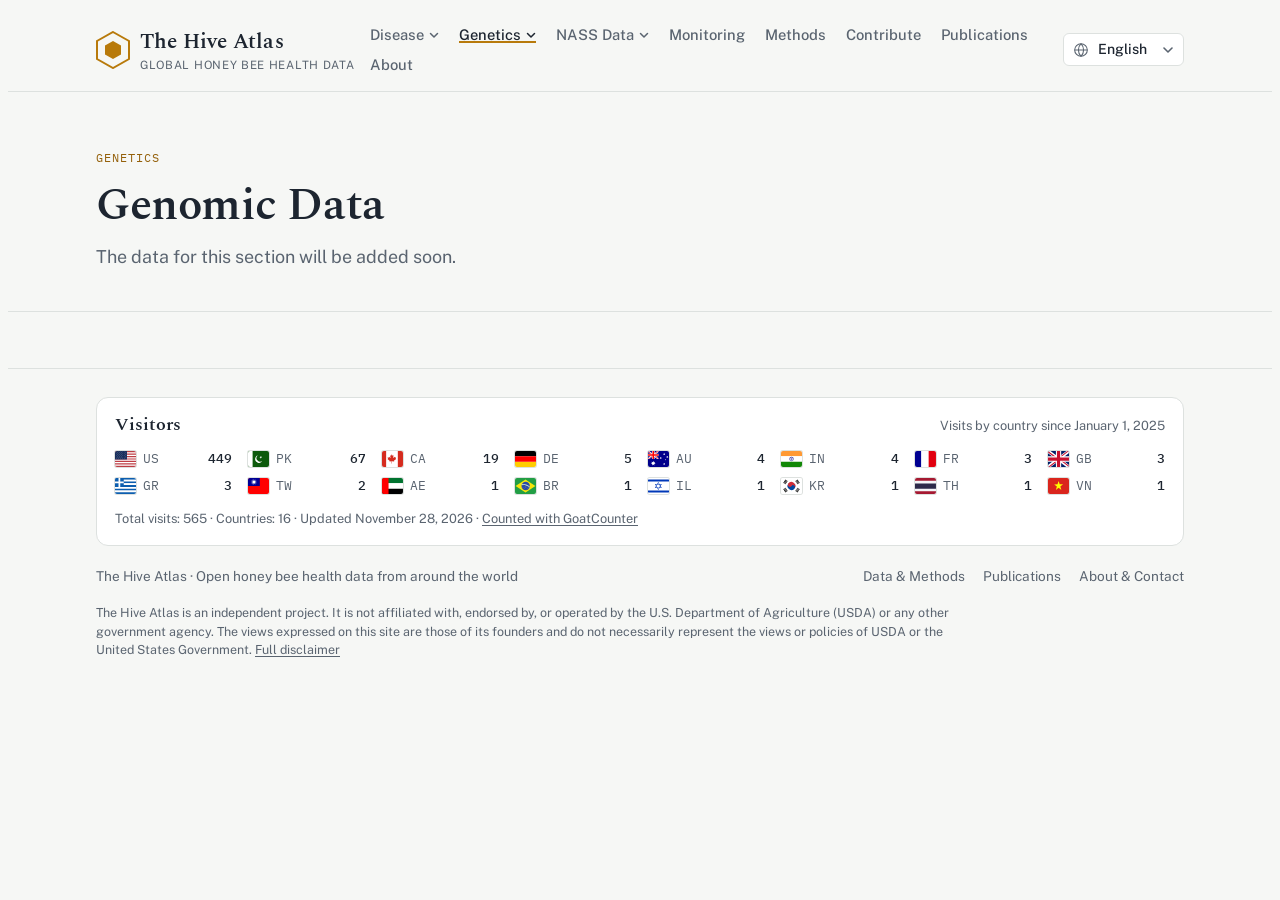
<file: genetics-genomic.html>
<!doctype html>
<html lang="en">
<head>
<meta charset="utf-8">
<meta name="viewport" content="width=device-width, initial-scale=1, viewport-fit=cover">
<title>Genomic Data · The Hive Atlas</title>
<meta name="description" content="Honey bee genomic data on The Hive Atlas.">
<meta name="claude:viewport-fit-sides" content="cover">
<link rel="preconnect" href="https://fonts.googleapis.com">
<link rel="preconnect" href="https://fonts.gstatic.com" crossorigin>
<link rel="stylesheet" href="https://fonts.googleapis.com/css2?family=Spectral:wght@500;600&amp;family=Public+Sans:wght@400;500;600&amp;family=IBM+Plex+Mono:wght@400;500&amp;family=IBM+Plex+Sans+Arabic:wght@400;500;600&amp;display=swap">
<link rel="stylesheet" href="css/style.css?v=20261109a">
<script src="js/i18n.js?v=20261110a"></script>
</head>
<body>
<header class="site-header">
  <div class="wrap">
    <a class="brand" href="index.html" aria-label="The Hive Atlas home">
      <svg width="34" height="38" viewBox="0 0 34 38" aria-hidden="true">
        <polygon points="17,1 33,10 33,28 17,37 1,28 1,10" fill="none" stroke="var(--honey)" stroke-width="2"/>
        <polygon points="17,10 25,14.5 25,23.5 17,28 9,23.5 9,14.5" fill="var(--honey)"/>
      </svg>
      <span>
        <span class="brand-name">The Hive Atlas</span>
        <span class="brand-sub">Global Honey Bee Health Data</span>
      </span>
    </a>
    <button class="menu-btn" id="menu-btn" aria-expanded="false" aria-controls="site-nav">Menu</button>
    <nav id="site-nav" aria-label="Main">
      <ul><li class="nav-drop"><button type="button" class="nav-drop-btn" aria-expanded="false" aria-controls="nav-disease"><span>Disease</span><svg width="10" height="10" viewBox="0 0 10 10" aria-hidden="true"><path d="M1.5 3.5 5 7l3.5-3.5" fill="none" stroke="currentColor" stroke-width="1.5" stroke-linecap="round" stroke-linejoin="round"/></svg></button><ul class="nav-sub" id="nav-disease"><li><a href="disease.html">USDA-ARS Bee Disease Diagnostic Database</a></li><li><a href="disease-survey.html">USDA-APHIS National Honey bee Survey Database</a></li></ul></li><li class="nav-drop"><button type="button" class="nav-drop-btn" aria-expanded="false" aria-controls="nav-genetics" data-current><span>Genetics</span><svg width="10" height="10" viewBox="0 0 10 10" aria-hidden="true"><path d="M1.5 3.5 5 7l3.5-3.5" fill="none" stroke="currentColor" stroke-width="1.5" stroke-linecap="round" stroke-linejoin="round"/></svg></button><ul class="nav-sub" id="nav-genetics"><li><a href="genetics.html">mtDNA Data</a></li><li><a href="genetics-genomic.html" aria-current="page">Genomic Data</a></li></ul></li><li class="nav-drop"><button type="button" class="nav-drop-btn" aria-expanded="false" aria-controls="nav-colonies"><span>NASS Data</span><svg width="10" height="10" viewBox="0 0 10 10" aria-hidden="true"><path d="M1.5 3.5 5 7l3.5-3.5" fill="none" stroke="currentColor" stroke-width="1.5" stroke-linecap="round" stroke-linejoin="round"/></svg></button><ul class="nav-sub" id="nav-colonies"><li><a href="losses.html">NASS Colony Losses</a></li><li><a href="honey-production.html">NASS Honey Production</a></li></ul></li><li><a href="monitoring.html">Monitoring</a></li><li><a href="methods.html">Methods</a></li><li><a href="contribute.html">Contribute</a></li><li><a href="publications.html">Publications</a></li><li><a href="about.html">About</a></li></ul>
    </nav>
  </div>
</header>

<main>
  <section class="page-head">
    <div class="wrap">
      <p class="eyebrow">Genetics</p>
      <h1>Genomic Data</h1>
      <p class="lede">The data for this section will be added soon.</p>
    </div>
  </section>
  <div style="height:56px"></div>
</main>

<footer>
  <div class="wrap">
    <span>The Hive Atlas · Open honey bee health data from around the world</span>
    <ul>
      <li><a href="methods.html">Data &amp; Methods</a></li>
      <li><a href="publications.html">Publications</a></li>
      <li><a href="about.html">About &amp; Contact</a></li>
    </ul>
    <p class="disclaimer">The Hive Atlas is an independent project. It is not affiliated with, endorsed by, or operated by the U.S. Department of Agriculture (USDA) or any other government agency. The views expressed on this site are those of its founders and do not necessarily represent the views or policies of USDA or the United States Government. <a href="about.html#disclaimer">Full disclaimer</a></p>
  </div>
</footer>
<script>window.I18N && I18N.apply();</script>
<script src="js/visitors.js?v=20261103a" defer></script>
<script src="js/site.js?v=20261105a"></script>
<script data-goatcounter="https://mohamedalburaki.goatcounter.com/count"
        async src="//gc.zgo.at/count.js"></script>
</body>
</html>
</file>
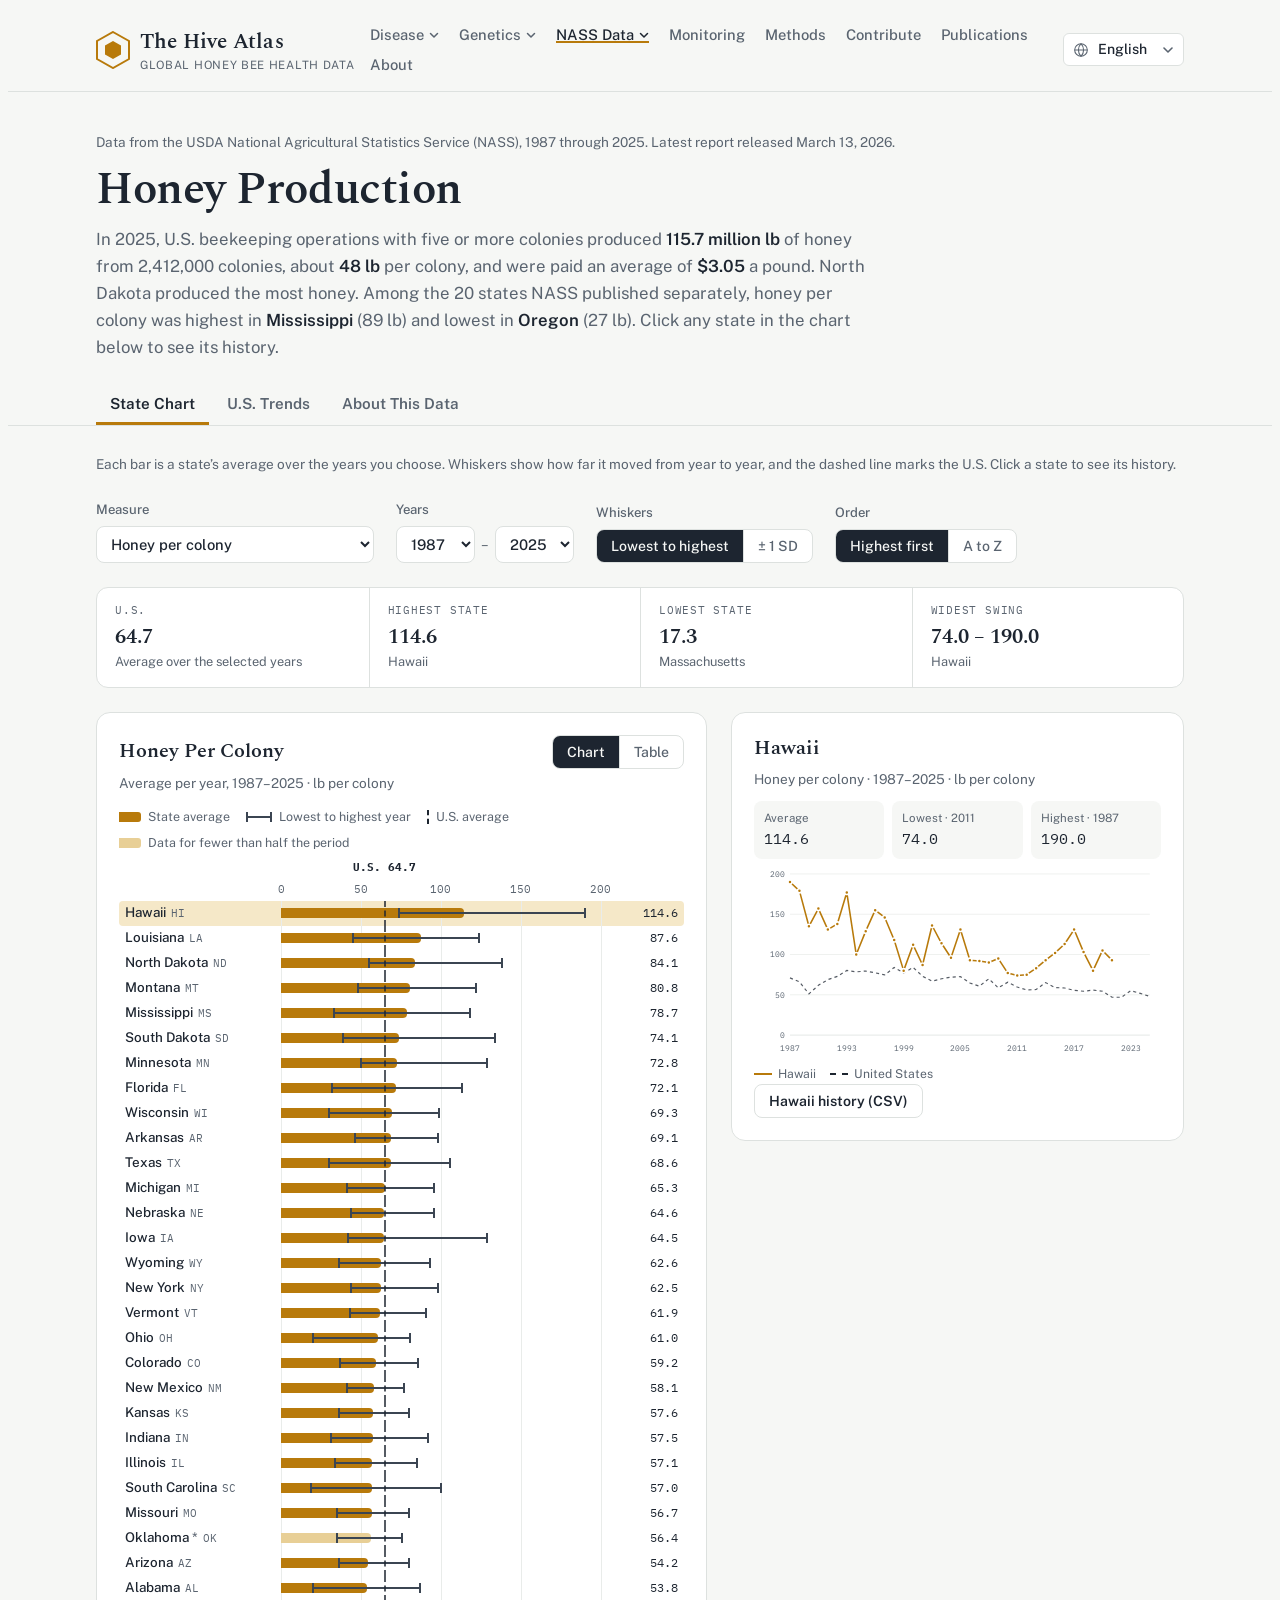
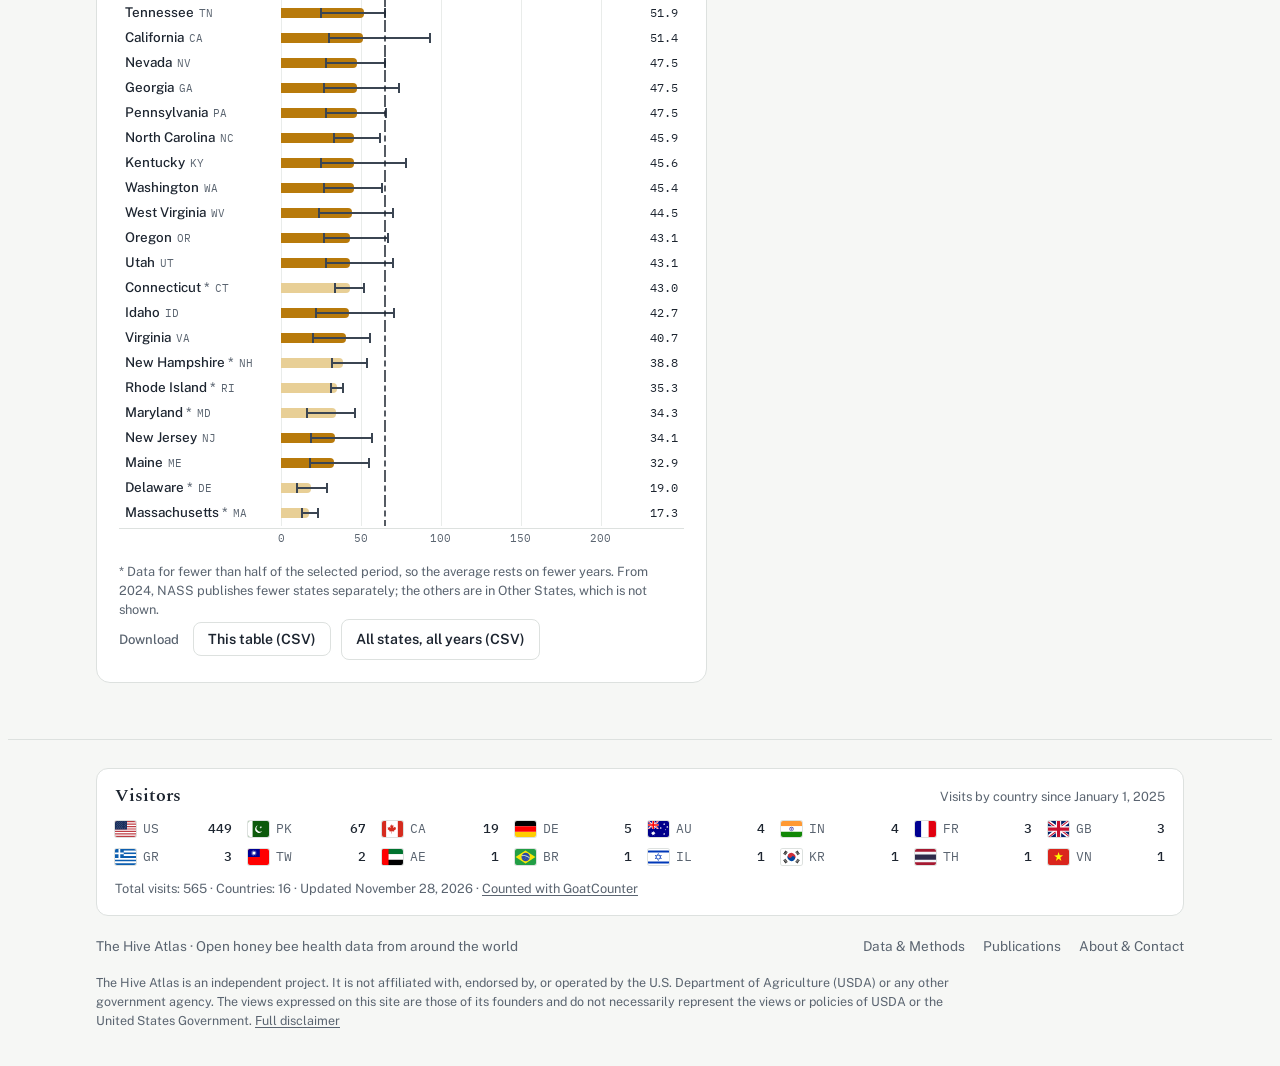
<file: honey-production.html>
<!doctype html>
<html lang="en">
<head>
<meta charset="utf-8">
<meta name="viewport" content="width=device-width, initial-scale=1, viewport-fit=cover">
<title>Honey Production · The Hive Atlas</title>
<meta name="description" content="U.S. honey production, yield per colony, prices, and stocks by state, from USDA NASS surveys since 1987.">
<meta name="claude:viewport-fit-sides" content="cover">
<link rel="preconnect" href="https://fonts.googleapis.com">
<link rel="preconnect" href="https://fonts.gstatic.com" crossorigin>
<link rel="stylesheet" href="https://fonts.googleapis.com/css2?family=Spectral:wght@500;600&amp;family=Public+Sans:wght@400;500;600&amp;family=IBM+Plex+Mono:wght@400;500&amp;family=IBM+Plex+Sans+Arabic:wght@400;500;600&amp;display=swap">
<link rel="stylesheet" href="css/style.css?v=20261109a">
<link rel="stylesheet" href="css/nass-charts.css?v=20261111d">
<script src="js/i18n.js?v=20261110a"></script>
</head>
<body>
<header class="site-header">
  <div class="wrap">
    <a class="brand" href="index.html" aria-label="The Hive Atlas home">
      <svg width="34" height="38" viewBox="0 0 34 38" aria-hidden="true">
        <polygon points="17,1 33,10 33,28 17,37 1,28 1,10" fill="none" stroke="var(--honey)" stroke-width="2"/>
        <polygon points="17,10 25,14.5 25,23.5 17,28 9,23.5 9,14.5" fill="var(--honey)"/>
      </svg>
      <span>
        <span class="brand-name">The Hive Atlas</span>
        <span class="brand-sub">Global Honey Bee Health Data</span>
      </span>
    </a>
    <button class="menu-btn" id="menu-btn" aria-expanded="false" aria-controls="site-nav">Menu</button>
    <nav id="site-nav" aria-label="Main">
      <ul><li class="nav-drop"><button type="button" class="nav-drop-btn" aria-expanded="false" aria-controls="nav-disease"><span>Disease</span><svg width="10" height="10" viewBox="0 0 10 10" aria-hidden="true"><path d="M1.5 3.5 5 7l3.5-3.5" fill="none" stroke="currentColor" stroke-width="1.5" stroke-linecap="round" stroke-linejoin="round"/></svg></button><ul class="nav-sub" id="nav-disease"><li><a href="disease.html">USDA-ARS Bee Disease Diagnostic Database</a></li><li><a href="disease-survey.html">USDA-APHIS National Honey bee Survey Database</a></li></ul></li><li class="nav-drop"><button type="button" class="nav-drop-btn" aria-expanded="false" aria-controls="nav-genetics"><span>Genetics</span><svg width="10" height="10" viewBox="0 0 10 10" aria-hidden="true"><path d="M1.5 3.5 5 7l3.5-3.5" fill="none" stroke="currentColor" stroke-width="1.5" stroke-linecap="round" stroke-linejoin="round"/></svg></button><ul class="nav-sub" id="nav-genetics"><li><a href="genetics.html">mtDNA Data</a></li><li><a href="genetics-genomic.html">Genomic Data</a></li></ul></li><li class="nav-drop"><button type="button" class="nav-drop-btn" aria-expanded="false" aria-controls="nav-colonies" data-current><span>NASS Data</span><svg width="10" height="10" viewBox="0 0 10 10" aria-hidden="true"><path d="M1.5 3.5 5 7l3.5-3.5" fill="none" stroke="currentColor" stroke-width="1.5" stroke-linecap="round" stroke-linejoin="round"/></svg></button><ul class="nav-sub" id="nav-colonies"><li><a href="losses.html">NASS Colony Losses</a></li><li><a href="honey-production.html" aria-current="page">NASS Honey Production</a></li></ul></li><li><a href="monitoring.html">Monitoring</a></li><li><a href="methods.html">Methods</a></li><li><a href="contribute.html">Contribute</a></li><li><a href="publications.html">Publications</a></li><li><a href="about.html">About</a></li></ul>
    </nav>
  </div>
</header>

<main>
  <section class="page-head lx-head">
    <div class="wrap">
      <p class="lx-note" id="lx-note">Data from the USDA National Agricultural Statistics Service (NASS).</p>
      <h1>Honey Production</h1>
      <p class="lede" id="lx-summary">Yearly honey production, yield per colony, prices, and stocks reported by U.S. beekeeping operations to the USDA National Agricultural Statistics Service (NASS), by state.</p>
      <div class="lx-tabs" role="tablist" aria-label="Honey production">
        <button type="button" role="tab" id="tab-chart" data-tab="chart" aria-selected="true" aria-controls="nx-view">State Chart</button>
        <button type="button" role="tab" id="tab-trends" data-tab="trends" aria-selected="false" aria-controls="tx-view" tabindex="-1">U.S. Trends</button>
        <button type="button" role="tab" id="tab-about" data-tab="about" aria-selected="false" aria-controls="about" tabindex="-1">About This Data</button>
      </div>
    </div>
  </section>

  <section id="nx-view" role="tabpanel" aria-labelledby="tab-chart" data-source="honey"></section>

  <section id="tx-view" role="tabpanel" aria-labelledby="tab-trends" data-source="honey" hidden></section>

  <section id="about" class="lx-aboutpanel" role="tabpanel" aria-labelledby="tab-about" hidden>
    <div class="wrap" style="padding-block:40px 24px">
      <div class="doc-layout">
        <aside class="toc" aria-label="On this tab">
          <p>On this tab</p>
          <ul>
            <li><a href="#ab-what">What This Page Shows</a></li>
            <li><a href="#ab-use">How to Use It</a></li>
            <li><a href="#ab-measures">The Measures</a></li>
            <li><a href="#ab-inflation">Adjusting for Inflation</a></li>
            <li><a href="#ab-avg">How the Averages Work</a></li>
            <li><a href="#ab-trends">U.S. Trends</a></li>
            <li><a href="#ab-other">Other States</a></li>
            <li><a href="#ab-migratory">Migratory Beekeeping</a></li>
            <li><a href="#ab-totals">U.S. Totals</a></li>
            <li><a href="#ab-download">Downloads</a></li>
            <li><a href="#ab-limits">Limits</a></li>
            <li><a href="#ab-sources">Sources</a></li>
          </ul>
        </aside>
        <div>
          <section class="doc-section prose" id="ab-what">
            <h2>What This Page Shows</h2>
            <p>How much honey U.S. beekeepers produced each year, state by state, how much each colony made, what beekeepers were paid for it, and how much honey they still held at the end of the year. The numbers come from the annual Honey report of the USDA National Agricultural Statistics Service (NASS), which covers every year since 1987.</p>
            <p>NASS surveys a sample of operations with five or more colonies that qualify as farms, meaning they sold, or would normally sell, at least $1,000 of agricultural products a year. Each year&rsquo;s report comes out in March and covers the previous year&rsquo;s honey crop.</p>
          </section>

          <section class="doc-section prose" id="ab-use">
            <h2>How to Use It</h2>
            <ul>
              <li><strong>Each row is one state.</strong> The bar ends at the state&rsquo;s average over the years you pick, and the number at the end of the row is that average.</li>
              <li><strong>Whiskers</strong> run from the state&rsquo;s lowest to its highest year. Switch to <strong>&plusmn; 1 SD</strong> to show one standard deviation either side of the average instead. A short whisker means steady crops; a long one means big swings from year to year.</li>
              <li><strong>The dashed line</strong> is the U.S. average for the same years. It is shown for honey per colony and price only, because the other measures are national totals.</li>
              <li><strong>Measure</strong> picks what to chart. Honey per colony comes first because it compares fairly across states of any size and is the number most beekeepers can hold up against their own hives.</li>
              <li><strong>Years</strong> sets the period. <strong>Prices and values</strong> shows dollar amounts either adjusted for inflation to 2025 dollars (the default) or as NASS reported them. See <a href="#ab-inflation">Adjusting for inflation</a>.</li>
              <li><strong>Click a state</strong> to see every year for that state next to the U.S. <strong>Table</strong> lists the same numbers, and <strong>Highest first</strong> or <strong>A to Z</strong> sets the order.</li>
            </ul>
          </section>

          <section class="doc-section" id="ab-measures">
            <h2>The Measures</h2>
            <p class="section-intro" style="margin-bottom:20px">These follow NASS&rsquo;s own definitions.</p>
            <div class="table-scroll">
              <table class="defs">
                <thead><tr><th>Measure</th><th>What it shows</th><th>Unit</th></tr></thead>
                <tbody>
                  <tr><td>Honey per colony</td><td>Pounds of honey produced per honey-producing colony (NASS calls this yield per colony).</td><td class="unit">lb per colony</td></tr>
                  <tr><td>Honey produced</td><td>Total pounds of honey produced in the state that year.</td><td class="unit">lb</td></tr>
                  <tr><td>Honey-producing colonies</td><td>The most colonies honey was taken from during the year. A colony that died later in the year still counts if honey was taken from it. This is not the same as the colony counts on the Colony Losses page.</td><td class="unit">colonies</td></tr>
                  <tr><td>Average price per pound</td><td>The average price beekeepers received, weighted across the ways they sold honey (co-ops, private buyers, and retail).</td><td class="unit">$ per lb</td></tr>
                  <tr><td>Value of honey produced</td><td>Honey produced multiplied by the average price per pound.</td><td class="unit">$</td></tr>
                  <tr><td>Stocks held by producers</td><td>Honey beekeepers still held on December 15, not counting honey under the federal commodity loan program.</td><td class="unit">lb</td></tr>
                </tbody>
              </table>
            </div>
          </section>

          <section class="doc-section prose" id="ab-inflation">
            <h2>Adjusting for Inflation</h2>
            <p>A dollar in 1987 bought about 2.8 times what it buys today, so prices as reported make honey look far more valuable now than it was. By default, the chart shows prices and values in <strong>2025 dollars</strong>, so every year can be compared fairly.</p>
            <p><strong>How it&rsquo;s calculated.</strong> Each year&rsquo;s dollars are multiplied by the 2025 Consumer Price Index divided by that year&rsquo;s index, using the yearly average of the CPI for All Urban Consumers (CPI-U) from the Bureau of Labor Statistics. For example, the U.S. price in 1987 was <strong>$0.50</strong> a pound as reported, which is <strong>$1.43</strong> in 2025 dollars (0.503 &times; 321.9 &divide; 113.6).</p>
            <p>The CPI measures what households pay for everything they buy, not what it costs to keep bees, so the adjusted price shows honey&rsquo;s buying power, not beekeepers&rsquo; profit. Switch to <strong>As reported</strong> to see NASS&rsquo;s figures unchanged. The downloads include both.</p>
          </section>

          <section class="doc-section prose" id="ab-avg">
            <h2>How the Averages Work</h2>
            <p>Honey crops swing with weather, forage, and colony health, so a single year can be misleading, especially for smaller states. A state&rsquo;s bar is the plain average of its published yearly values in the years you pick, and the whiskers show its range.</p>
            <p>States were not all published for the same years. States with data for fewer than half of the selected years are drawn in a lighter color and marked with an asterisk. To compare states fairly, end the period in 2023, the last year most states were published separately.</p>
          </section>

          <section class="doc-section prose" id="ab-trends">
            <h2>U.S. Trends</h2>
            <p>The <strong>U.S. Trends</strong> tab shows NASS series that exist only for the United States as a whole, so they are drawn over time instead of state by state.</p>
            <ul>
              <li><strong>Income from honey, pollination, and other hive products.</strong> Honey is the value of production from the Honey report. Pollination is gross income from renting colonies to growers. Other hive products are everything else beekeepers sold, such as beeswax, queens, and package bees. NASS reports pollination and other income from 2015 on. In 2025 dollars, all three are adjusted with the same CPI-U factors as honey prices.</li>
              <li><strong>Honey prices by color.</strong> The price beekeepers received for each NASS color class, for all sales, for retail sales to consumers and stores, and for wholesale sales in bulk to packers and processors. Color classes are reported from 2003; NASS published them in cents per pound until 2017, converted here to dollars.</li>
              <li><strong>Price as a share of parity.</strong> Parity is the price honey would need to buy as much, relative to what farmers pay for goods, services, interest, taxes, and wages, as it did in 1910&ndash;1914. A value of 33% means a pound of honey buys about a third of what it did then.</li>
            </ul>
          </section>

          <section class="doc-section prose" id="ab-other">
            <h2>Why Some States Are in Other States</h2>
            <p>NASS combines states it doesn&rsquo;t publish separately into a single <strong>Other States</strong> group. From 1987 to 1990 it published 49 states individually. Through 2023 it published 40 to 45, and starting with the 2024 crop it publishes 20. NASS&rsquo;s report says only that Other States includes the states not shown in its table.</p>
            <p>The 20 states still published are California, Florida, Georgia, Idaho, Iowa, Louisiana, Michigan, Minnesota, Mississippi, Montana, New York, North Carolina, North Dakota, Ohio, Oregon, Pennsylvania, South Dakota, Texas, Washington, and Wisconsin. They produce most of the country&rsquo;s honey.</p>
            <p>The chart leaves Other States out, because its numbers describe the group as a whole and not any one state. A state counted in Other States has no value for those years.</p>
          </section>

          <section class="doc-section prose" id="ab-migratory">
            <h2>Migratory Beekeeping</h2>
            <p>Many commercial colonies travel during the year, so the same colony can make honey in more than one state. NASS counts such a colony in every state where it produced honey. Each state&rsquo;s honey per colony is therefore the honey made in that state divided by the colonies that made honey there.</p>
            <p>This matters most in the Northern Plains. North Dakota, South Dakota, and Montana host large numbers of commercial colonies during their summer honey flow, which is why North Dakota alone produces about a quarter of U.S. honey, and many of those colonies spend winter and almond season in other states. A state&rsquo;s numbers describe its honey crop, not necessarily how its own beekeepers fared.</p>
          </section>

          <section class="doc-section prose" id="ab-totals">
            <h2>U.S. Totals</h2>
            <ul>
              <li><strong>Honey per colony.</strong> Because a colony that made honey in two states is counted in both, the U.S. colony total counts some colonies twice. NASS notes this makes the U.S. honey per colony read somewhat low. U.S. honey produced is not affected.</li>
              <li><strong>Values.</strong> NASS calculates the U.S. value from U.S. production and the U.S. average price, so it won&rsquo;t exactly equal the sum of the states. Across all years the gap is under 2.5%.</li>
              <li><strong>Comparing with the U.S.</strong> For honey per colony and price, the chart draws the U.S. average as a dashed line. For totals, there is no U.S. line, because the U.S. figure is the sum of all states.</li>
            </ul>
          </section>

          <section class="doc-section prose" id="ab-download">
            <h2>Downloads</h2>
            <ul>
              <li><strong>This table (CSV)</strong> saves the chart&rsquo;s numbers for the measure and years you&rsquo;ve chosen: each state&rsquo;s average, lowest and highest year, standard deviation, and how many years had data, with prices and values in the dollars you&rsquo;ve chosen.</li>
              <li><strong>State history (CSV)</strong>, under each state&rsquo;s chart, saves every year for that state, with dollars both as reported and in 2025 dollars.</li>
              <li><strong>All states, all years (CSV)</strong> is the complete cleaned dataset: one row per state per year, with dollars both as reported and in 2025 dollars, and the CPI values used.</li>
            </ul>
            <p>Values are as NASS published them, except that prices before 2018, which NASS reported in cents per pound, are converted to dollars. Please cite USDA NASS as the source and The Hive Atlas as the compiler.</p>
          </section>

          <section class="doc-section prose" id="ab-limits">
            <h2>Limits to Keep in Mind</h2>
            <ul>
              <li><strong>Commercial and sideline operations only.</strong> The survey covers operations with five or more colonies that qualify as farms. Backyard beekeepers are not included.</li>
              <li><strong>Survey estimates.</strong> These are statistical estimates from a sample of operations. NASS revises the previous year&rsquo;s prices, values, and stocks when it publishes a new report, so the latest year may change.</li>
              <li><strong>Rounded values.</strong> NASS rounds state colonies to the nearest thousand and state honey per colony to the nearest pound.</li>
              <li><strong>Colonies move.</strong> A state&rsquo;s numbers describe the honey made there, not the colonies owned by its beekeepers. See <a href="#ab-migratory">Migratory beekeeping</a>.</li>
              <li><strong>Not comparable with Colony Losses.</strong> Honey-producing colonies count colonies honey was taken from during the year; the Colony Losses survey counts colonies on specific dates.</li>
            </ul>
          </section>

          <section class="doc-section prose" id="ab-sources">
            <h2>Sources</h2>
            <ul>
              <li>USDA National Agricultural Statistics Service, <a href="https://esmis.nal.usda.gov/publication/honey" target="_blank" rel="noopener">Honey reports</a>, 1988 to present, via <a href="https://quickstats.nass.usda.gov" target="_blank" rel="noopener">NASS Quick Stats</a>.</li>
              <li>U.S. Bureau of Labor Statistics, Consumer Price Index for All Urban Consumers (CPI-U), U.S. city average, all items, annual averages, via the <a href="https://www.minneapolisfed.org/about-us/monetary-policy/inflation-calculator/consumer-price-index-1913-" target="_blank" rel="noopener">Federal Reserve Bank of Minneapolis</a>.</li>
              <li>USDA NASS, <a href="https://www.nass.usda.gov/surveys/Guide_to_NASS_Surveys/Bee_and_Honey/index.php" target="_blank" rel="noopener">Guide to Bee and Honey Surveys</a>.</li>
            </ul>
            <p id="lx-built"></p>
          </section>
        </div>
      </div>
    </div>
  </section>

  <div style="height:56px"></div>
</main>

<footer>
  <div class="wrap">
    <span>The Hive Atlas · Open honey bee health data from around the world</span>
    <ul>
      <li><a href="methods.html">Data &amp; Methods</a></li>
      <li><a href="publications.html">Publications</a></li>
      <li><a href="about.html">About &amp; Contact</a></li>
    </ul>
    <p class="disclaimer">The Hive Atlas is an independent project. It is not affiliated with, endorsed by, or operated by the U.S. Department of Agriculture (USDA) or any other government agency. The views expressed on this site are those of its founders and do not necessarily represent the views or policies of USDA or the United States Government. <a href="about.html#disclaimer">Full disclaimer</a></p>
  </div>
</footer>
<script>window.I18N && I18N.apply();</script>
<script src="js/visitors.js?v=20261103a" defer></script>
<script src="js/site.js?v=20261105a"></script>
<script src="data/honey-production.js?v=20261109a"></script>
<script src="data/nass-national.js?v=20261111d"></script>
<script src="js/nass-charts.js?v=20261111g"></script>
<script src="js/nass-trends.js?v=20261111g"></script>
<script data-goatcounter="https://mohamedalburaki.goatcounter.com/count"
        async src="//gc.zgo.at/count.js"></script>
</body>
</html>
</file>
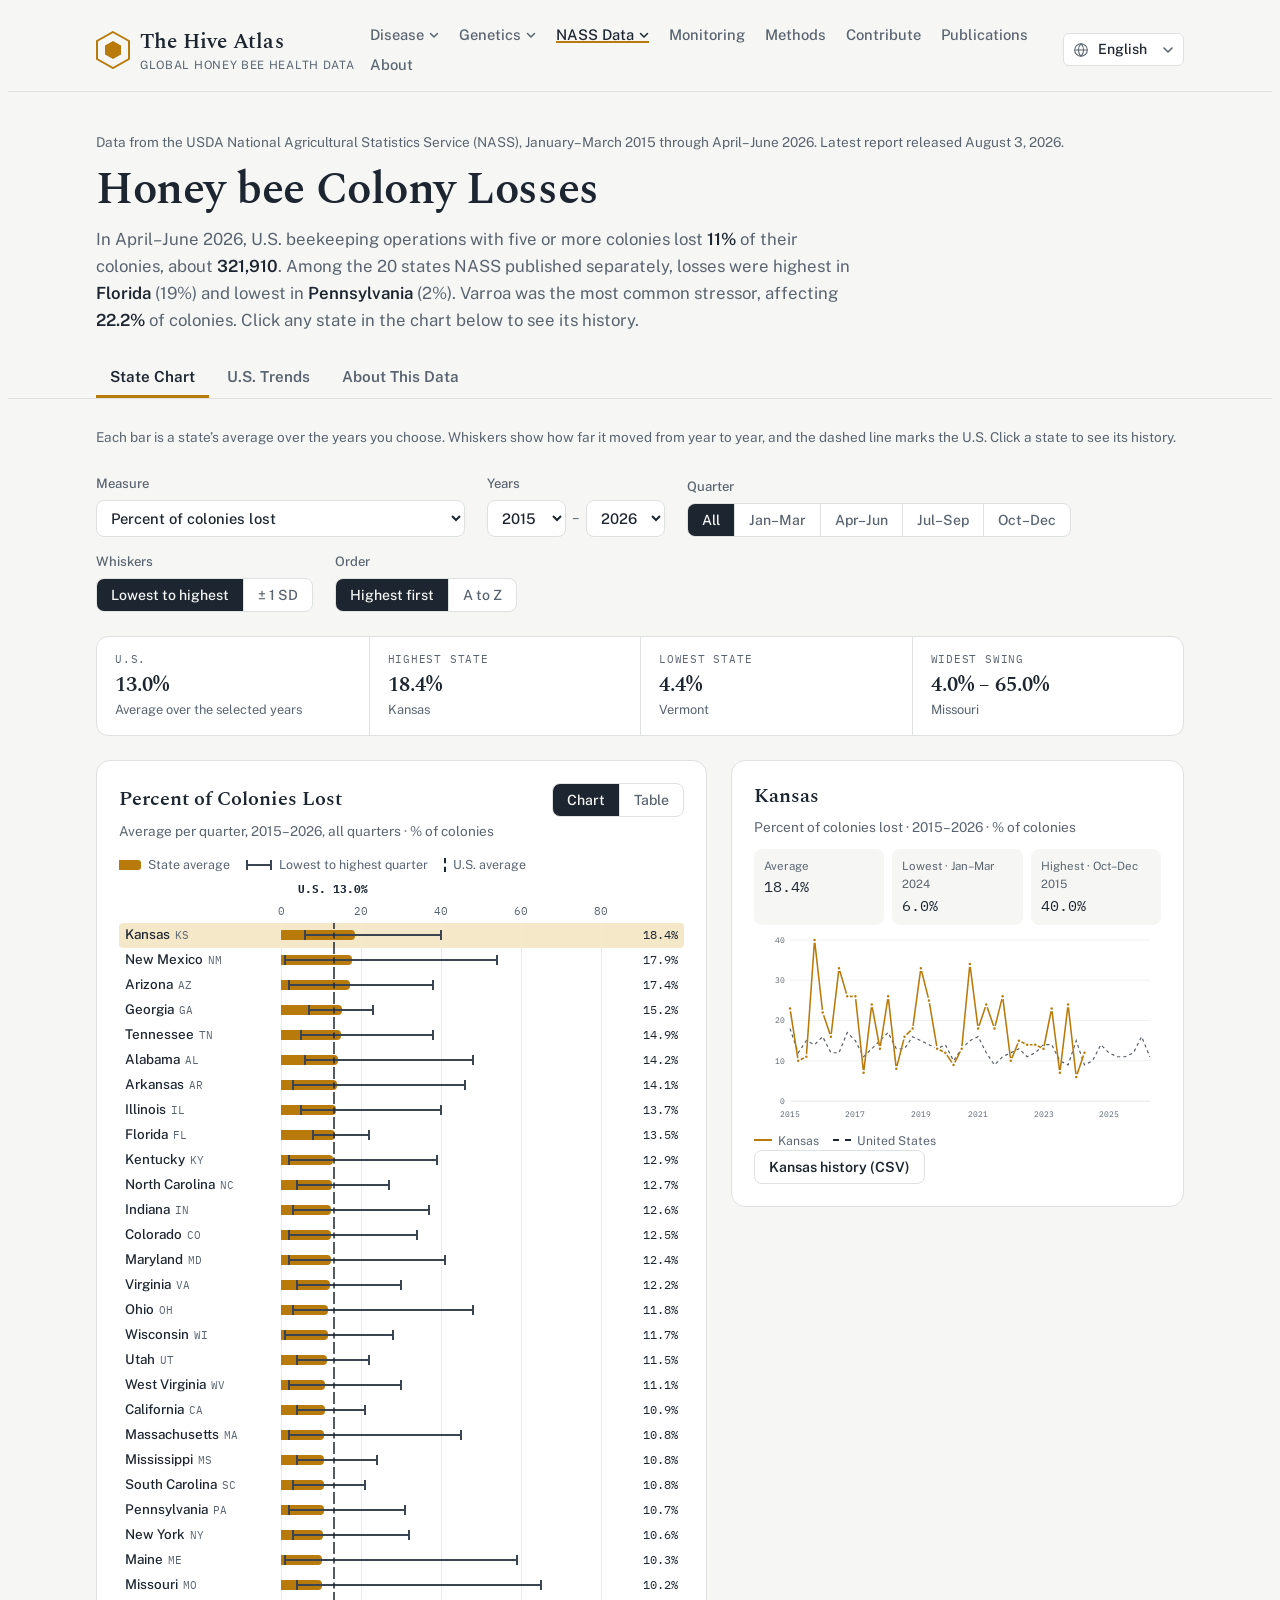
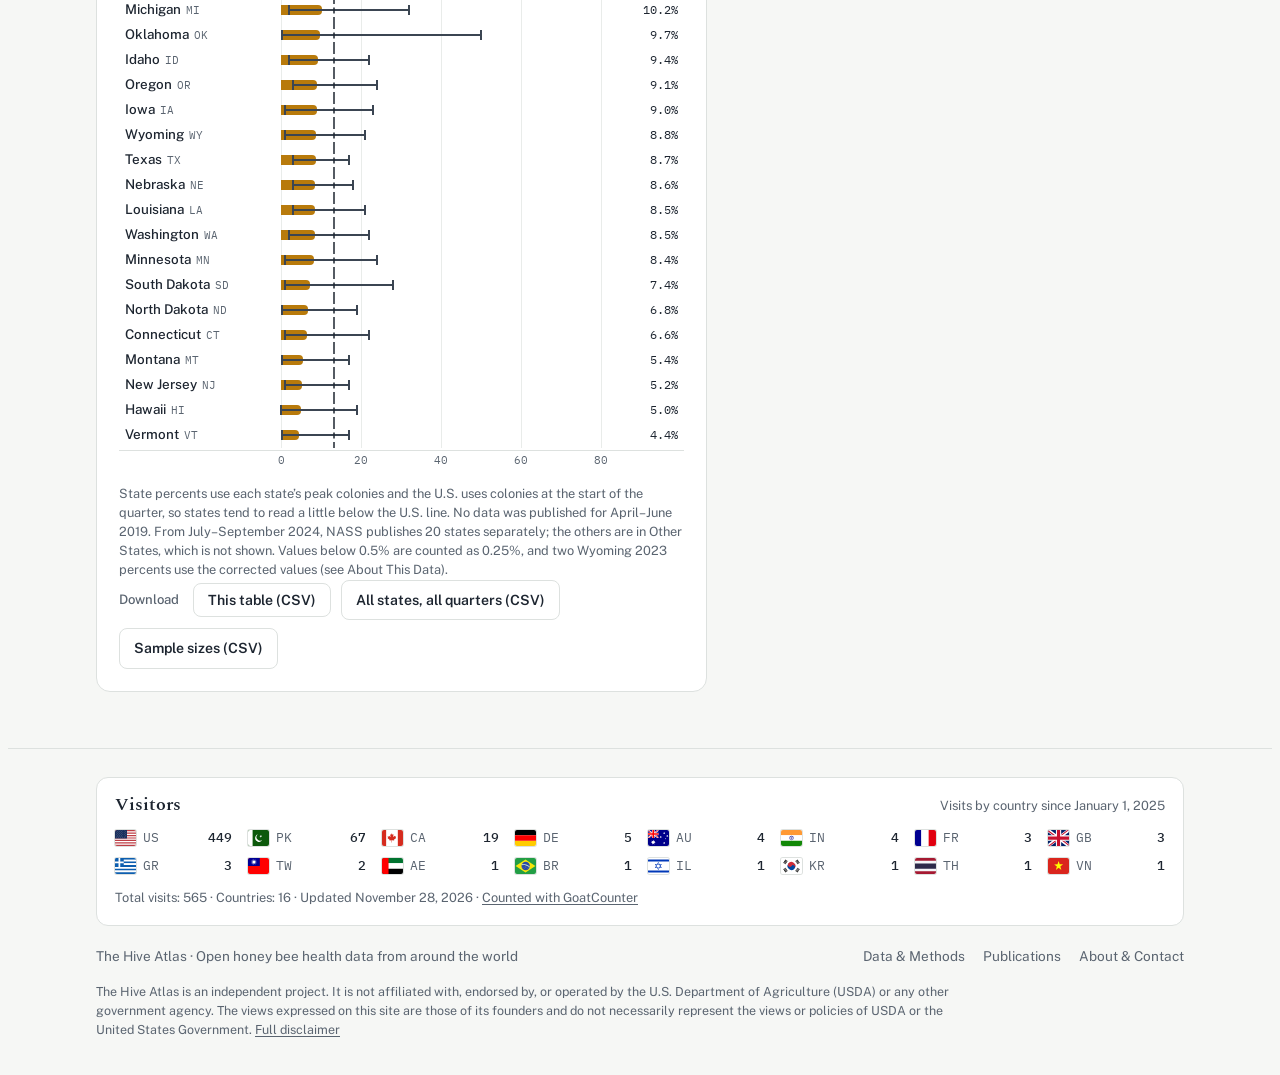
<file: losses.html>
<!doctype html>
<html lang="en">
<head>
<meta charset="utf-8">
<meta name="viewport" content="width=device-width, initial-scale=1, viewport-fit=cover">
<title>Colony Losses · The Hive Atlas</title>
<meta name="description" content="Quarterly honey bee colony losses and stressors by state, from USDA NASS surveys since 2015.">
<meta name="claude:viewport-fit-sides" content="cover">
<link rel="preconnect" href="https://fonts.googleapis.com">
<link rel="preconnect" href="https://fonts.gstatic.com" crossorigin>
<link rel="stylesheet" href="https://fonts.googleapis.com/css2?family=Spectral:wght@500;600&amp;family=Public+Sans:wght@400;500;600&amp;family=IBM+Plex+Mono:wght@400;500&amp;family=IBM+Plex+Sans+Arabic:wght@400;500;600&amp;display=swap">
<link rel="stylesheet" href="css/style.css?v=20261109a">
<link rel="stylesheet" href="css/nass-charts.css?v=20261111d">
<script src="js/i18n.js?v=20261110a"></script>
</head>
<body>
<header class="site-header">
  <div class="wrap">
    <a class="brand" href="index.html" aria-label="The Hive Atlas home">
      <svg width="34" height="38" viewBox="0 0 34 38" aria-hidden="true">
        <polygon points="17,1 33,10 33,28 17,37 1,28 1,10" fill="none" stroke="var(--honey)" stroke-width="2"/>
        <polygon points="17,10 25,14.5 25,23.5 17,28 9,23.5 9,14.5" fill="var(--honey)"/>
      </svg>
      <span>
        <span class="brand-name">The Hive Atlas</span>
        <span class="brand-sub">Global Honey Bee Health Data</span>
      </span>
    </a>
    <button class="menu-btn" id="menu-btn" aria-expanded="false" aria-controls="site-nav">Menu</button>
    <nav id="site-nav" aria-label="Main">
      <ul><li class="nav-drop"><button type="button" class="nav-drop-btn" aria-expanded="false" aria-controls="nav-disease"><span>Disease</span><svg width="10" height="10" viewBox="0 0 10 10" aria-hidden="true"><path d="M1.5 3.5 5 7l3.5-3.5" fill="none" stroke="currentColor" stroke-width="1.5" stroke-linecap="round" stroke-linejoin="round"/></svg></button><ul class="nav-sub" id="nav-disease"><li><a href="disease.html">USDA-ARS Bee Disease Diagnostic Database</a></li><li><a href="disease-survey.html">USDA-APHIS National Honey bee Survey Database</a></li></ul></li><li class="nav-drop"><button type="button" class="nav-drop-btn" aria-expanded="false" aria-controls="nav-genetics"><span>Genetics</span><svg width="10" height="10" viewBox="0 0 10 10" aria-hidden="true"><path d="M1.5 3.5 5 7l3.5-3.5" fill="none" stroke="currentColor" stroke-width="1.5" stroke-linecap="round" stroke-linejoin="round"/></svg></button><ul class="nav-sub" id="nav-genetics"><li><a href="genetics.html">mtDNA Data</a></li><li><a href="genetics-genomic.html">Genomic Data</a></li></ul></li><li class="nav-drop"><button type="button" class="nav-drop-btn" aria-expanded="false" aria-controls="nav-colonies" data-current><span>NASS Data</span><svg width="10" height="10" viewBox="0 0 10 10" aria-hidden="true"><path d="M1.5 3.5 5 7l3.5-3.5" fill="none" stroke="currentColor" stroke-width="1.5" stroke-linecap="round" stroke-linejoin="round"/></svg></button><ul class="nav-sub" id="nav-colonies"><li><a href="losses.html" aria-current="page">NASS Colony Losses</a></li><li><a href="honey-production.html">NASS Honey Production</a></li></ul></li><li><a href="monitoring.html">Monitoring</a></li><li><a href="methods.html">Methods</a></li><li><a href="contribute.html">Contribute</a></li><li><a href="publications.html">Publications</a></li><li><a href="about.html">About</a></li></ul>
    </nav>
  </div>
</header>

<main>
  <section class="page-head lx-head">
    <div class="wrap">
      <p class="lx-note" id="lx-note">Data from the USDA National Agricultural Statistics Service (NASS).</p>
      <h1>Honey bee Colony Losses</h1>
      <p class="lede" id="lx-summary">Quarterly colony losses and stressors reported by U.S. beekeeping operations to the USDA National Agricultural Statistics Service (NASS), by state.</p>
      <div class="lx-tabs" role="tablist" aria-label="Colony losses">
        <button type="button" role="tab" id="tab-chart" data-tab="chart" aria-selected="true" aria-controls="nx-view">State Chart</button>
        <button type="button" role="tab" id="tab-trends" data-tab="trends" aria-selected="false" aria-controls="tx-view" tabindex="-1">U.S. Trends</button>
        <button type="button" role="tab" id="tab-about" data-tab="about" aria-selected="false" aria-controls="about" tabindex="-1">About This Data</button>
      </div>
    </div>
  </section>

  <section id="nx-view" role="tabpanel" aria-labelledby="tab-chart" data-source="losses"></section>

  <section id="tx-view" role="tabpanel" aria-labelledby="tab-trends" data-source="losses" hidden></section>

  <section id="about" class="lx-aboutpanel" role="tabpanel" aria-labelledby="tab-about" hidden>
    <div class="wrap" style="padding-block:40px 24px">
      <div class="doc-layout">
        <aside class="toc" aria-label="On this tab">
          <p>On this tab</p>
          <ul>
            <li><a href="#ab-what">What This Page Shows</a></li>
            <li><a href="#ab-use">How to Use It</a></li>
            <li><a href="#ab-measures">The Measures</a></li>
            <li><a href="#ab-avg">How the Averages Work</a></li>
            <li><a href="#ab-trends">U.S. Trends</a></li>
            <li><a href="#ab-other">Other States</a></li>
            <li><a href="#ab-migratory">Migratory Beekeeping</a></li>
            <li><a href="#ab-samples">Sample Sizes</a></li>
            <li><a href="#ab-corrections">Corrections</a></li>
            <li><a href="#ab-download">Downloads</a></li>
            <li><a href="#ab-limits">Limits</a></li>
            <li><a href="#ab-sources">Sources</a></li>
          </ul>
        </aside>
        <div>
          <section class="doc-section prose" id="ab-what">
            <h2>What This Page Shows</h2>
            <p>How many honey bee colonies U.S. beekeepers lost each quarter, state by state, and which stressors affected their colonies. The numbers come from the quarterly Colony Loss Survey run by the USDA National Agricultural Statistics Service (NASS), which has surveyed beekeeping operations since January 2015. To be in the survey, an operation needs five or more colonies and has to qualify as a farm, meaning it sold, or would normally sell, at least $1,000 of agricultural products a year.</p>
            <p>Each quarter covers three months: January&ndash;March, April&ndash;June, July&ndash;September, and October&ndash;December. Losses follow the seasons, so winter quarters usually run higher than summer ones. Compare a quarter with the same quarter in other years rather than with the quarter before it.</p>
          </section>

          <section class="doc-section prose" id="ab-use">
            <h2>How to Use It</h2>
            <ul>
              <li><strong>Each row is one state.</strong> The bar ends at the state&rsquo;s average over the years you pick, and the number at the end of the row is that average.</li>
              <li><strong>Whiskers</strong> run from the state&rsquo;s lowest to its highest value in those years. Switch to <strong>&plusmn; 1 SD</strong> to show one standard deviation either side of the average instead. A short whisker means a steady state; a long one means big swings.</li>
              <li><strong>The dashed line</strong> is the U.S. average for the same years. It is shown for percents only, because U.S. colony counts are national totals.</li>
              <li><strong>Measure</strong> picks what to chart: losses and renovations first, then colony counts, then the six stressors.</li>
              <li><strong>Years</strong> and <strong>Quarter</strong> set the period. With All quarters, every quarter counts as one value. Pick a single quarter, such as January&ndash;March for winter losses, to compare like with like.</li>
              <li><strong>Click a state</strong> to see every quarter for that state next to the U.S. <strong>Table</strong> lists the same numbers, and <strong>Highest first</strong> or <strong>A to Z</strong> sets the order.</li>
            </ul>
          </section>

          <section class="doc-section" id="ab-measures">
            <h2>The Measures</h2>
            <p class="section-intro" style="margin-bottom:20px">These follow NASS&rsquo;s own definitions.</p>
            <div class="table-scroll">
              <table class="defs">
                <thead><tr><th>Measure</th><th>What it shows</th><th>Unit</th></tr></thead>
                <tbody>
                  <tr><td>Colonies at start</td><td>Colonies on the first day of the quarter (January 1, April 1, July 1, or October 1).</td><td class="unit">colonies</td></tr>
                  <tr><td>Colonies lost</td><td>Colonies that died or were otherwise lost during the quarter.</td><td class="unit">colonies</td></tr>
                  <tr><td>Percent lost</td><td><strong>States:</strong> colonies lost divided by the state&rsquo;s peak, its colonies at the start of the quarter plus any moved in during it. <strong>U.S.:</strong> colonies lost divided by colonies at the start of the quarter. NASS uses the start count nationally because a colony that moves is counted in every state it visits, so a national peak would double-count.</td><td class="unit">% of colonies</td></tr>
                  <tr><td>Percent renovated</td><td>Share of colonies requeened or given a nuc or package during the quarter. Same denominators as percent lost.</td><td class="unit">% of colonies</td></tr>
                  <tr><td>Stressors</td><td>Share of colonies that beekeepers reported as affected by Varroa mites, other pests and parasites, diseases, pesticides, other causes, or unknown causes. Self-reported on the survey, not lab-confirmed. Affected doesn&rsquo;t mean lost, and a colony can have more than one stressor, so these don&rsquo;t add up to 100%. Same denominators as percent lost.</td><td class="unit">% of colonies</td></tr>
                </tbody>
              </table>
            </div>
          </section>

          <section class="doc-section prose" id="ab-avg">
            <h2>How the Averages Work</h2>
            <p>NASS publishes quarterly numbers only. A state&rsquo;s average is the plain average of its published quarterly values in the years and quarters you pick, so percents are <strong>average quarterly losses, not annual loss rates</strong>. For example, U.S. losses in 2024 were 15%, 9%, 10%, and 14%, an average quarterly loss of <strong>12.0%</strong>. Compounding the same four quarters gives 40.1%, and total colonies lost divided by January 1 colonies gives 50.7%, so take care when comparing with annual loss surveys.</p>
            <p>Losses run higher in winter, so a state that is missing some winter quarters can look better than it is. States with data for fewer than half of the selected quarters are drawn in a lighter color and marked with an asterisk. To compare states fairly, pick a single quarter or end the period in 2024, before NASS cut the number of states it publishes separately.</p>
            <p>NASS doesn&rsquo;t publish a margin of error for loss rates, so treat states a point or two apart as effectively tied.</p>
          </section>

          <section class="doc-section prose" id="ab-trends">
            <h2>U.S. Trends</h2>
            <p>The <strong>U.S. Trends</strong> tab shows NASS series that exist only for the United States as a whole, so they are drawn over time instead of state by state.</p>
            <ul>
              <li><strong>Sudden colony loss</strong> counts colonies beekeepers reported lost with all of these signs: few or no dead bees in or near the hive; a quick loss of adult bees although the queen, capped brood, and food were still there; robbing of the food absent or delayed; and a loss not explained by Varroa or Nosema. These colonies are part of all colonies lost, not in addition to them. The share is sudden losses divided by all U.S. colonies lost that quarter.</li>
              <li><strong>Small beekeeping operations</strong> compares operations with fewer than five colonies, which NASS surveyed only from 2015 to 2017, with operations of five or more colonies. Both are the percent of colonies lost each quarter.</li>
            </ul>
          </section>

          <section class="doc-section prose" id="ab-other">
            <h2>Why So Many States Are in Other States</h2>
            <p>NASS combines states with too few reporting operations into a single <strong>Other States</strong> group. From 2015 through April&ndash;June 2024, it published 44 or 45 states individually. Starting with July&ndash;September 2024, it publishes 20.</p>
            <p>NASS&rsquo;s data quality report for the August 2025 release says estimates are published for 20 states and for Other States, &ldquo;which includes thirty States with low levels of inventory.&rdquo; We have not found a published explanation for the change.</p>
            <p>The 20 states still published hold most of the country&rsquo;s colonies, about 89% in April&ndash;June 2025. They are California, Florida, Georgia, Idaho, Iowa, Louisiana, Michigan, Minnesota, Mississippi, Montana, New York, North Carolina, North Dakota, Ohio, Oregon, Pennsylvania, South Dakota, Texas, Washington, and Wisconsin.</p>
            <p>The chart leaves Other States out, because its numbers describe the group as a whole and not any one state. A state counted in Other States has no value for those quarters.</p>
          </section>

          <section class="doc-section prose" id="ab-migratory">
            <h2>Migratory Beekeeping</h2>
            <p>Many commercial colonies travel across the country during the year, to pollinate almonds in California, to overwinter in the South, and back to summer honey ranges in the Northern Plains. The survey handles this in a specific way, and it changes what a state&rsquo;s numbers mean.</p>
            <p><strong>Colonies count in every state they visit.</strong> Operations report their colonies separately for each state where they were during the quarter, so a colony moved from North Dakota to California counts in both states&rsquo; peak colonies that quarter. That&rsquo;s why state peaks add up to more than the national total, and why NASS doesn&rsquo;t publish a national peak.</p>
            <p><strong>Each lost colony counts once, in the state where it was.</strong> For each state, the survey asks how many of the colonies located there were lost during the quarter. A colony from North Dakota that dies in California in February is a California loss. Lost colonies in every state add up exactly to the U.S. total, so losses are not double-counted.</p>
            <p><strong>So a state&rsquo;s loss rate describes colonies while they were in that state</strong>, not how that state&rsquo;s beekeepers fared over a year. North Dakota shows this clearly. Averages for the first day of each quarter, 2015 to mid-2024:</p>
            <div class="table-scroll" style="margin-bottom:16px">
              <table class="defs">
                <thead><tr><th>Quarter</th><th>North Dakota colonies</th><th>North Dakota loss</th><th>California colonies</th><th>California loss</th></tr></thead>
                <tbody>
                  <tr><td>Jan&ndash;Mar</td><td class="unit">68,000</td><td class="unit">4%</td><td class="unit">1,158,000</td><td class="unit">15%</td></tr>
                  <tr><td>Apr&ndash;Jun</td><td class="unit">80,000</td><td class="unit">4%</td><td class="unit">1,040,000</td><td class="unit">10%</td></tr>
                  <tr><td>Jul&ndash;Sep</td><td class="unit">478,000</td><td class="unit">13%</td><td class="unit">639,000</td><td class="unit">8%</td></tr>
                  <tr><td>Oct&ndash;Dec</td><td class="unit">394,000</td><td class="unit">8%</td><td class="unit">683,000</td><td class="unit">10%</td></tr>
                </tbody>
              </table>
            </div>
            <p>North Dakota has about seven times as many colonies in summer as in winter. Most of its colonies spend winter and almond season in other states, so losses during the riskiest part of the year are counted there, and North Dakota&rsquo;s low overall rate partly reflects that. California&rsquo;s winter losses, in turn, include colonies trucked in from across the country.</p>
            <p>When comparing states, keep in mind that summer honey states and winter destination states see different parts of the same colonies&rsquo; year. Pick one quarter at a time in the chart to see when a state&rsquo;s losses happen.</p>
          </section>

          <section class="doc-section prose" id="ab-samples">
            <h2>Sample Sizes</h2>
            <p>NASS surveys a sample of operations in each state, not every beekeeper. Its yearly data quality reports, available from 2019 on, give the number of operations sampled in each state every quarter and the share that responded. The <strong>Sample sizes (CSV)</strong> download lists them.</p>
            <p>Smaller states rest on few operations. In January 2024, for example, NASS sampled 252 operations in California but 14 in Maine. With so few operations, one or two large ones can drive a state&rsquo;s loss rate, which is one reason small states often have long whiskers. NASS samples every large or multi-state operation and a random selection of smaller ones. Sample sizes before 2019 were not published.</p>
          </section>

          <section class="doc-section prose" id="ab-corrections">
            <h2>Corrections</h2>
            <p>Values are shown as NASS published them, with one exception. Every published percent is checked against NASS&rsquo;s own colony counts, and in two cases they contradict each other:</p>
            <div class="table-scroll" style="margin-bottom:16px">
              <table class="defs">
                <thead><tr><th>State and quarter</th><th>NASS counts</th><th>Published percent lost</th><th>Shown here</th></tr></thead>
                <tbody>
                  <tr><td>Wyoming, Jul&ndash;Sep 2023</td><td>860 lost of 23,000 peak colonies</td><td class="unit">under 0.5%</td><td class="unit">3.7%&dagger;</td></tr>
                  <tr><td>Wyoming, Oct&ndash;Dec 2023</td><td>1,700 lost of 18,500 peak colonies</td><td class="unit">under 0.5%</td><td class="unit">9.2%&dagger;</td></tr>
                </tbody>
              </table>
            </div>
            <p>The counts appear to be right: together with every other state they add up exactly to NASS&rsquo;s U.S. total, and they fit Wyoming&rsquo;s losses in other years. So the published percents appear to be the error, and the chart uses the percent calculated from the counts, in single quarters and in averages. The complete dataset keeps NASS&rsquo;s values as published. If NASS corrects its table, the correction here will be removed.</p>
          </section>

          <section class="doc-section prose" id="ab-download">
            <h2>Downloads</h2>
            <ul>
              <li><strong>This table (CSV)</strong> saves the chart&rsquo;s numbers for the measure, years, and quarter you&rsquo;ve chosen: each state&rsquo;s average, lowest and highest value and when they happened, standard deviation, and how many quarters had data.</li>
              <li><strong>State history (CSV)</strong>, under each state&rsquo;s chart, saves every quarter NASS published for that state, with every measure and stressor.</li>
              <li><strong>All states, all quarters (CSV)</strong> is the complete cleaned dataset, one row per state per quarter, with the NASS release each value came from.</li>
              <li><strong>Sample sizes (CSV)</strong> lists the operations NASS sampled and the response rates by state and quarter, from 2019 on.</li>
            </ul>
            <p>The complete dataset keeps values as NASS published them, with a flag for each value NASS reported as less than half of one percent. The table and state downloads use the corrected values shown in the chart and list which values were corrected (see <a href="#ab-corrections">Corrections</a>). Please cite USDA NASS as the source and The Hive Atlas as the compiler.</p>
          </section>

          <section class="doc-section prose" id="ab-limits">
            <h2>Limits to Keep in Mind</h2>
            <ul>
              <li><strong>Commercial and sideline operations only.</strong> The survey covers operations with five or more colonies that qualify as farms. Backyard beekeepers are not included.</li>
              <li><strong>Colonies move.</strong> Many commercial colonies travel between states for pollination, so a state&rsquo;s numbers describe the colonies there that quarter, not the colonies owned by its beekeepers. See <a href="#ab-migratory">Migratory beekeeping</a>.</li>
              <li><strong>Survey estimates.</strong> These are statistical estimates from a sample of operations, and NASS revises the previous year&rsquo;s numbers when it publishes a new report. Smaller states rest on fewer sampled operations; in January 2024, for example, NASS sampled 252 operations in California but 14 in Maine, so small-state estimates are less precise. See <a href="#ab-samples">Sample sizes</a>.</li>
              <li><strong>Stressors are self-reported.</strong> Beekeepers report how many colonies were affected by, but not necessarily lost to, each stressor. They reflect what beekeepers observed, not lab diagnoses, and they don&rsquo;t say what caused a colony&rsquo;s death.</li>
              <li><strong>Small values.</strong> NASS reports values below half a percent as &ldquo;&lt;0.5%&rdquo;. The chart counts them as 0.25%.</li>
            </ul>
          </section>

          <section class="doc-section prose" id="ab-sources">
            <h2>Sources</h2>
            <ul>
              <li>USDA National Agricultural Statistics Service, <a href="https://esmis.nal.usda.gov/publication/honey-bee-colonies" target="_blank" rel="noopener">Honey Bee Colonies reports</a>, 2016 to present.</li>
              <li>USDA NASS, <a href="https://www.nass.usda.gov/surveys/Guide_to_NASS_Surveys/Bee_and_Honey/index.php" target="_blank" rel="noopener">Guide to Bee and Honey Surveys</a>.</li>
              <li>USDA NASS, <a href="https://www.nass.usda.gov/Publications/Methodology_and_Data_Quality/Honey_Bee_Colonies/index.php" target="_blank" rel="noopener">Honey Bee Colonies Methodology and Quality Measures</a>, October 2021 through August 2026.</li>
            </ul>
            <p id="lx-built"></p>
          </section>
        </div>
      </div>
    </div>
  </section>

  <div style="height:56px"></div>
</main>

<footer>
  <div class="wrap">
    <span>The Hive Atlas · Open honey bee health data from around the world</span>
    <ul>
      <li><a href="methods.html">Data &amp; Methods</a></li>
      <li><a href="publications.html">Publications</a></li>
      <li><a href="about.html">About &amp; Contact</a></li>
    </ul>
    <p class="disclaimer">The Hive Atlas is an independent project. It is not affiliated with, endorsed by, or operated by the U.S. Department of Agriculture (USDA) or any other government agency. The views expressed on this site are those of its founders and do not necessarily represent the views or policies of USDA or the United States Government. <a href="about.html#disclaimer">Full disclaimer</a></p>
  </div>
</footer>
<script>window.I18N && I18N.apply();</script>
<script src="js/visitors.js?v=20261103a" defer></script>
<script src="js/site.js?v=20261105a"></script>
<script src="data/colony-losses.js?v=20261102c"></script>
<script src="data/nass-national.js?v=20261111d"></script>
<script src="js/nass-charts.js?v=20261111g"></script>
<script src="js/nass-trends.js?v=20261111g"></script>
<script data-goatcounter="https://mohamedalburaki.goatcounter.com/count"
        async src="//gc.zgo.at/count.js"></script>
</body>
</html>
</file>
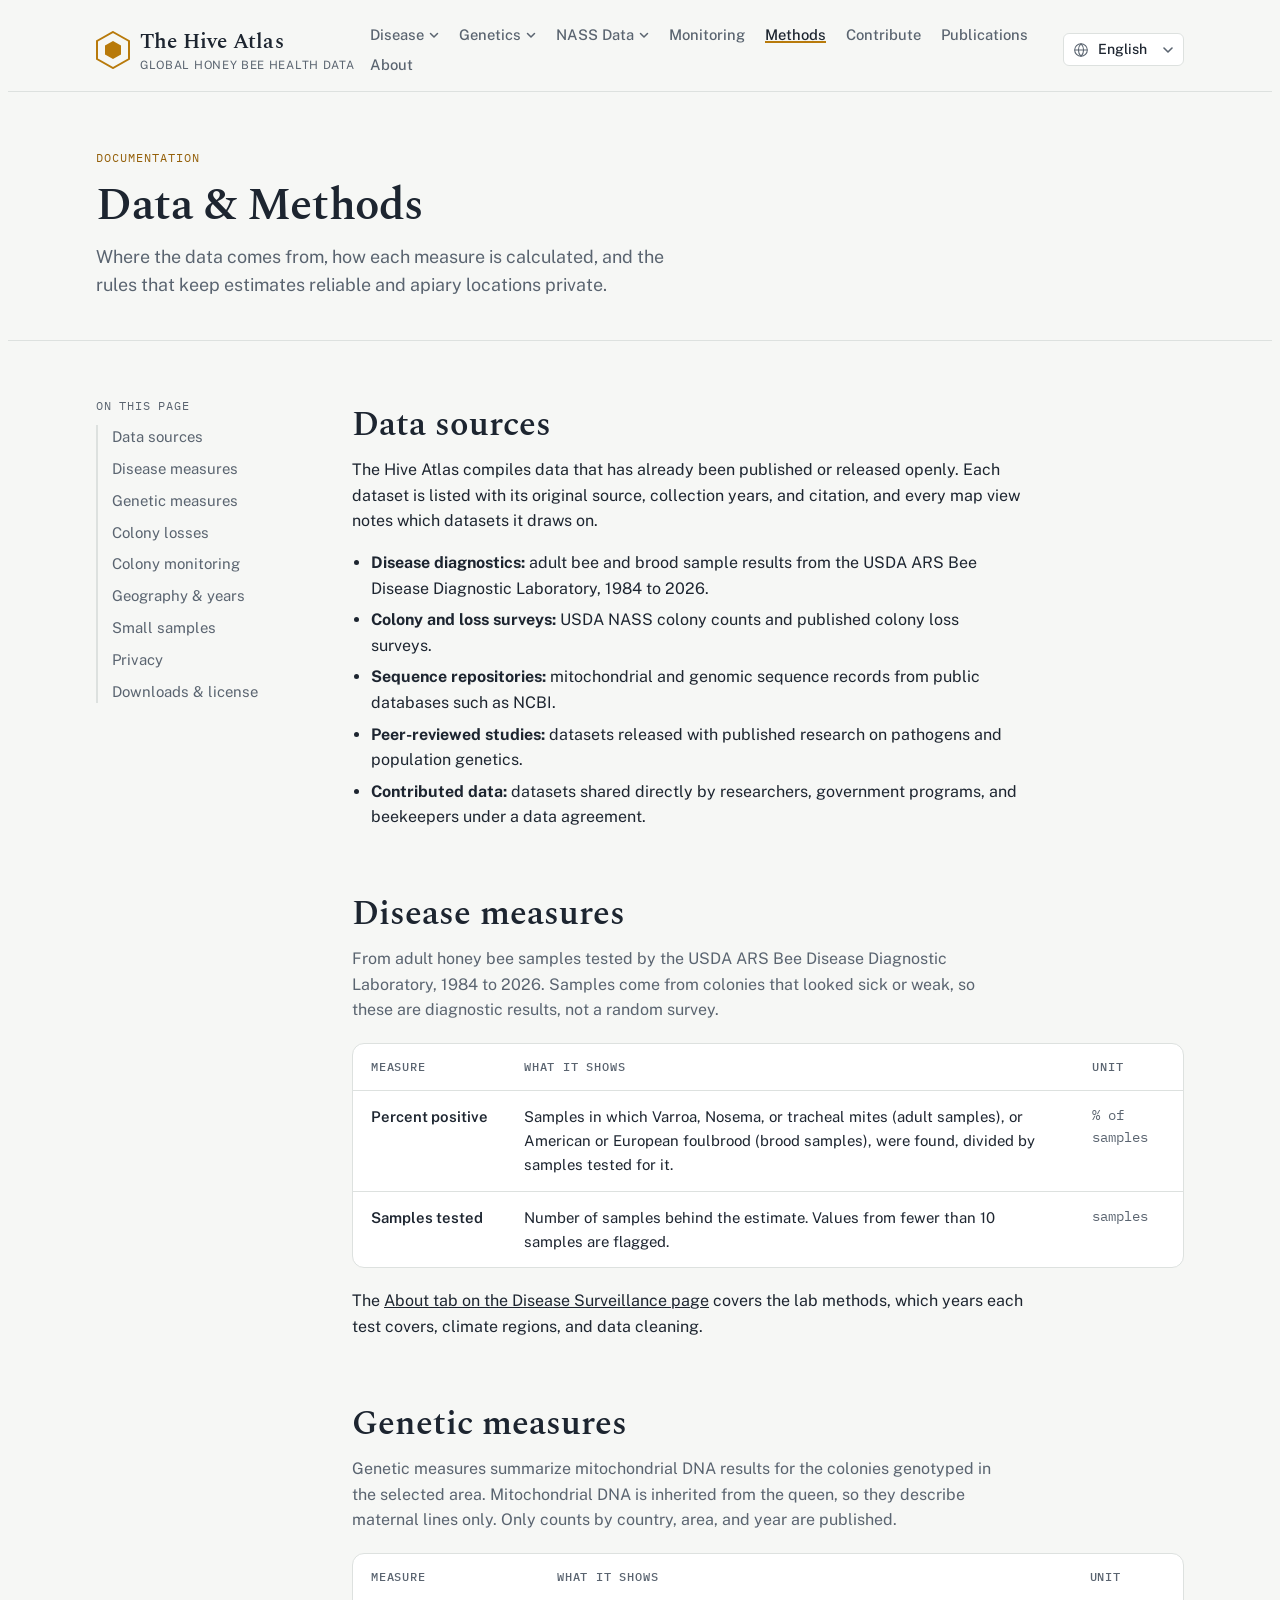
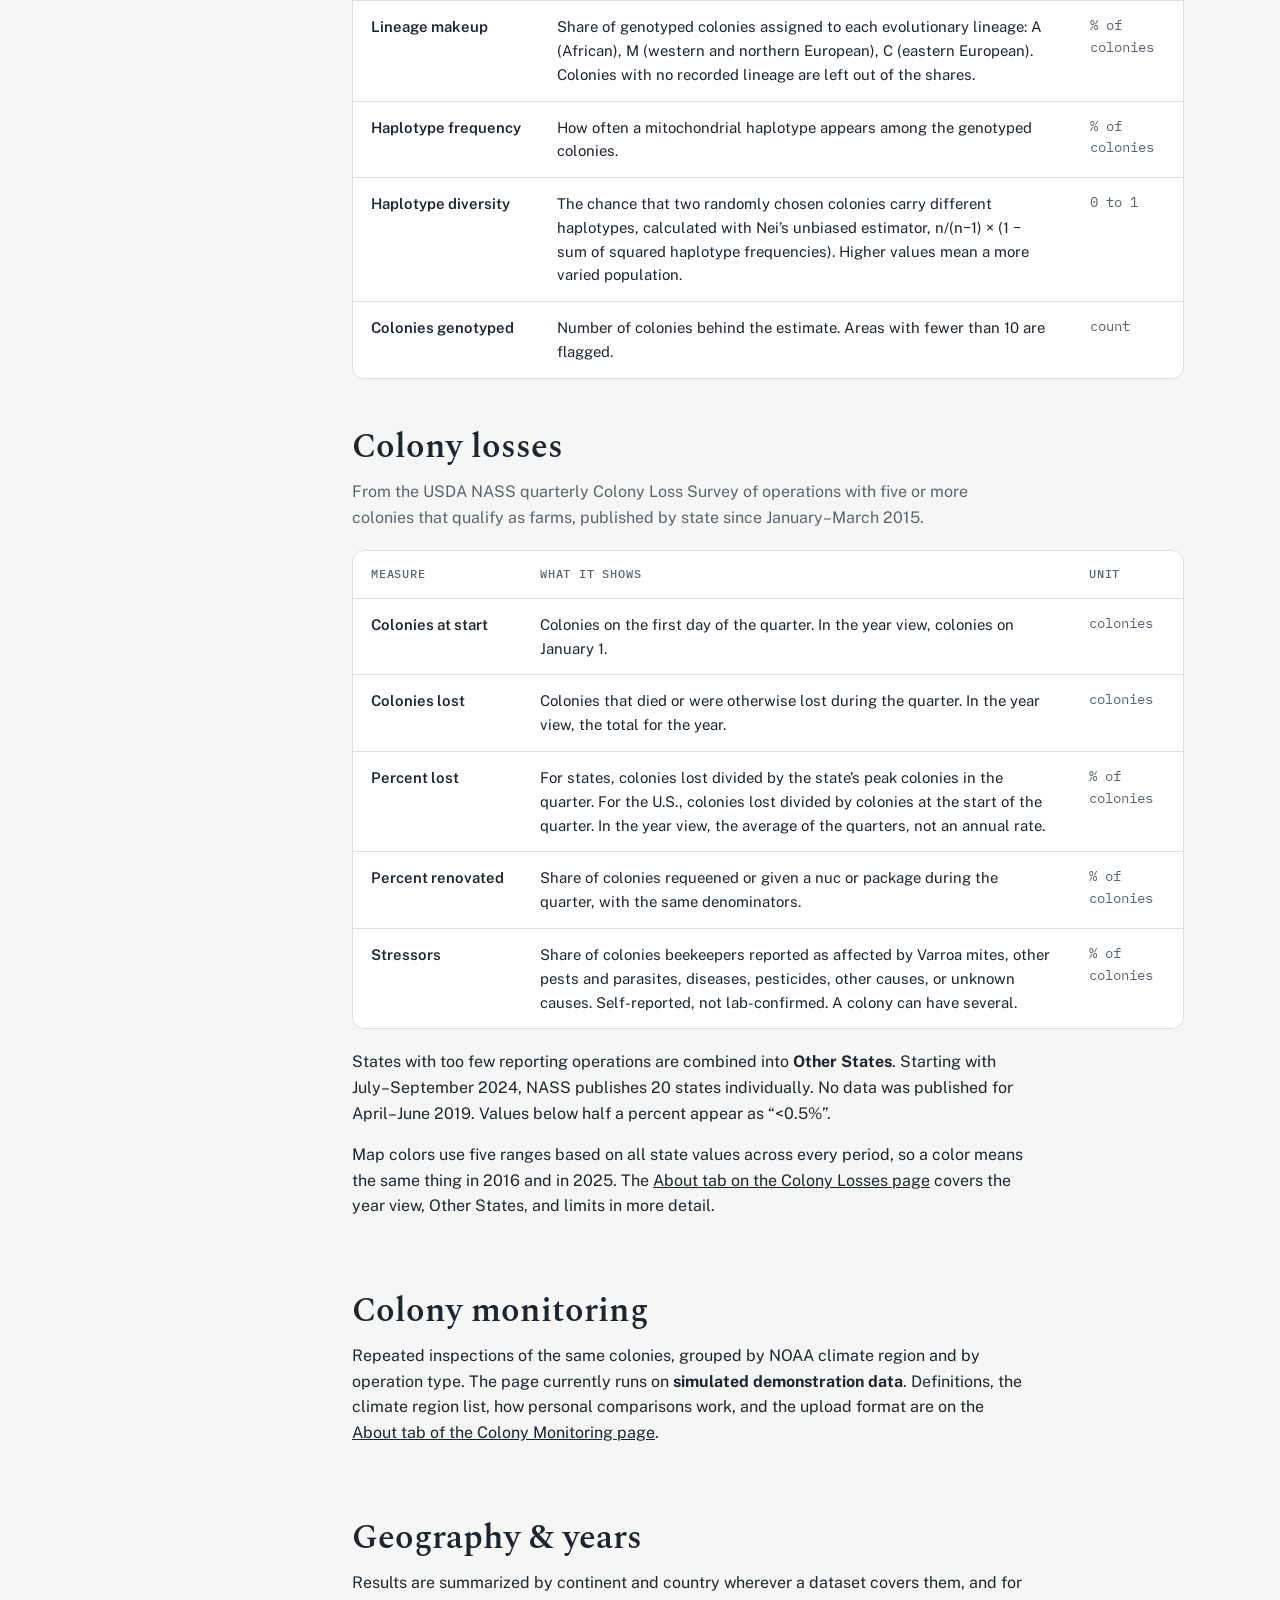
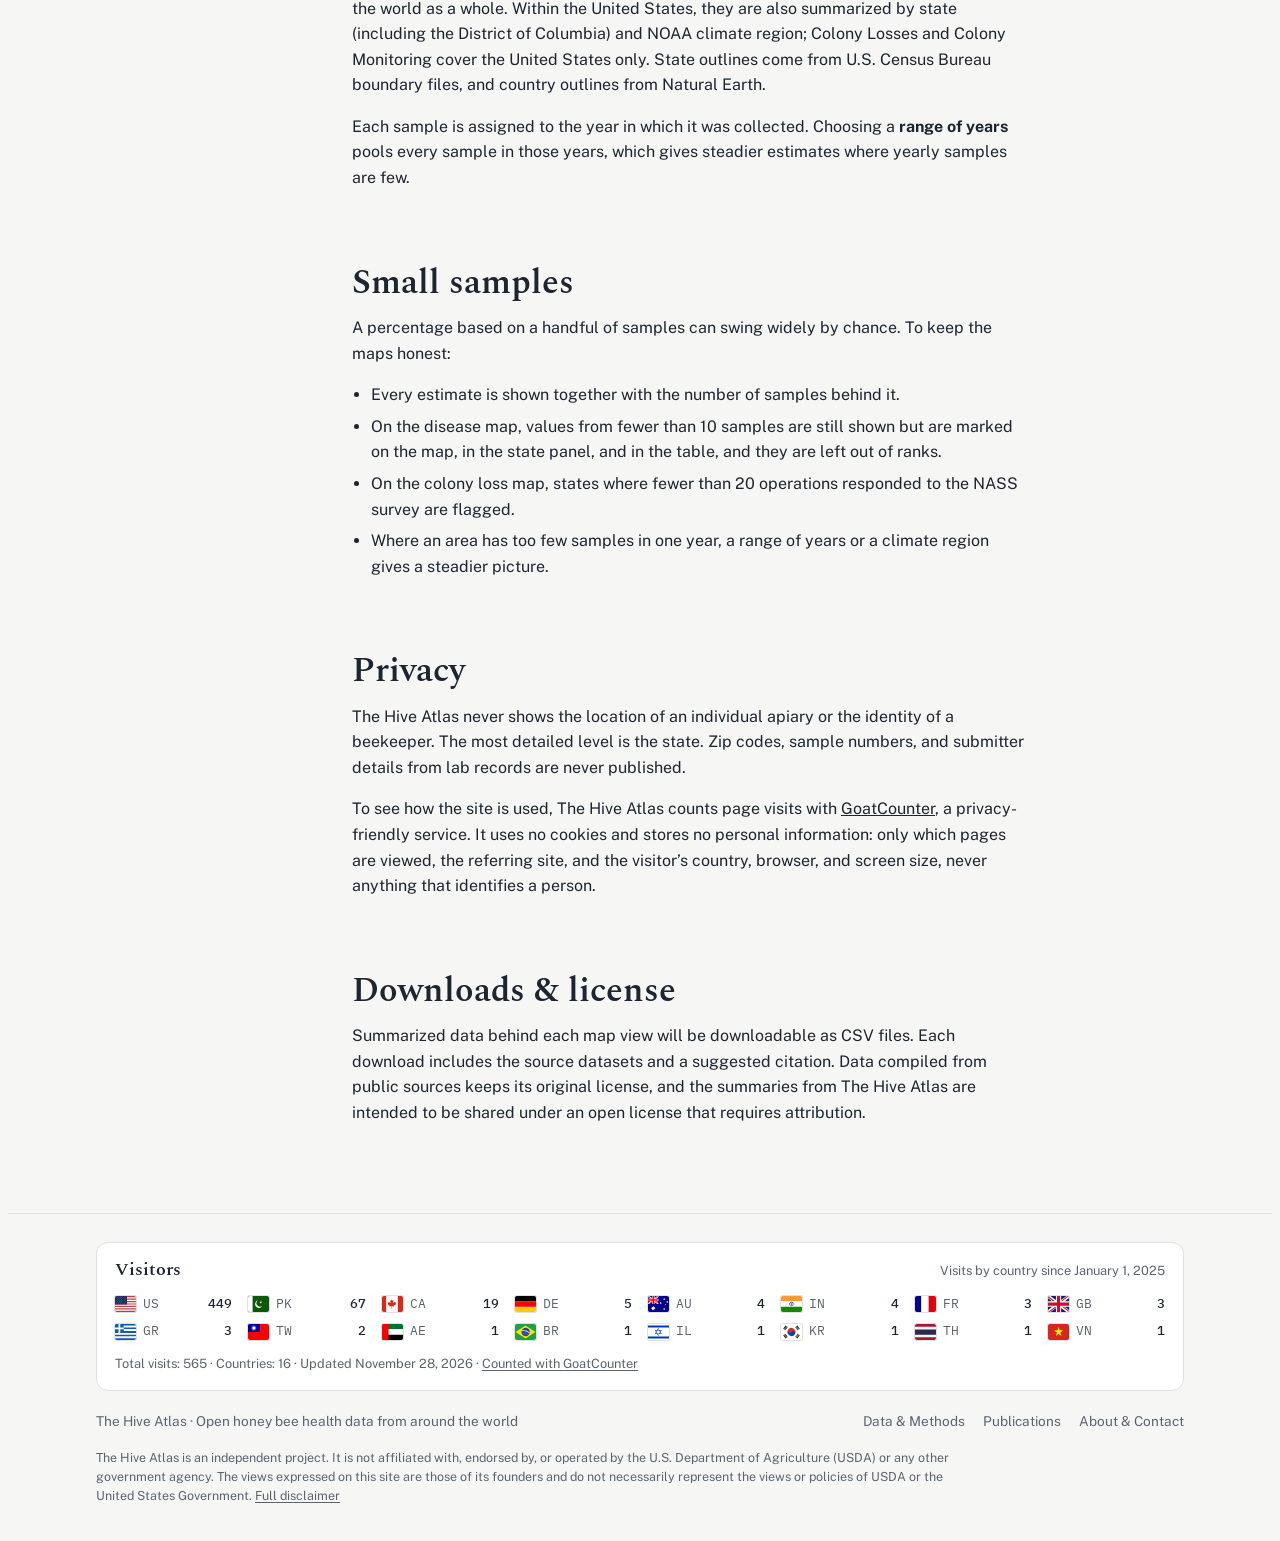
<file: methods.html>
<!doctype html>
<html lang="en">
<head>
<meta charset="utf-8">
<meta name="viewport" content="width=device-width, initial-scale=1, viewport-fit=cover">
<title>Data &amp; Methods · The Hive Atlas</title>
<meta name="description" content="Sources, definitions, and processing methods behind the maps on The Hive Atlas.">
<meta name="claude:viewport-fit-sides" content="cover">
<link rel="preconnect" href="https://fonts.googleapis.com">
<link rel="preconnect" href="https://fonts.gstatic.com" crossorigin>
<link rel="stylesheet" href="https://fonts.googleapis.com/css2?family=Spectral:wght@500;600&amp;family=Public+Sans:wght@400;500;600&amp;family=IBM+Plex+Mono:wght@400;500&amp;family=IBM+Plex+Sans+Arabic:wght@400;500;600&amp;display=swap">
<link rel="stylesheet" href="css/style.css?v=20261109a">
<script src="js/i18n.js?v=20261110a"></script>
</head>
<body>
<header class="site-header">
  <div class="wrap">
    <a class="brand" href="index.html" aria-label="The Hive Atlas home">
      <svg width="34" height="38" viewBox="0 0 34 38" aria-hidden="true">
        <polygon points="17,1 33,10 33,28 17,37 1,28 1,10" fill="none" stroke="var(--honey)" stroke-width="2"/>
        <polygon points="17,10 25,14.5 25,23.5 17,28 9,23.5 9,14.5" fill="var(--honey)"/>
      </svg>
      <span>
        <span class="brand-name">The Hive Atlas</span>
        <span class="brand-sub">Global Honey Bee Health Data</span>
      </span>
    </a>
    <button class="menu-btn" id="menu-btn" aria-expanded="false" aria-controls="site-nav">Menu</button>
    <nav id="site-nav" aria-label="Main">
      <ul><li class="nav-drop"><button type="button" class="nav-drop-btn" aria-expanded="false" aria-controls="nav-disease"><span>Disease</span><svg width="10" height="10" viewBox="0 0 10 10" aria-hidden="true"><path d="M1.5 3.5 5 7l3.5-3.5" fill="none" stroke="currentColor" stroke-width="1.5" stroke-linecap="round" stroke-linejoin="round"/></svg></button><ul class="nav-sub" id="nav-disease"><li><a href="disease.html">USDA-ARS Bee Disease Diagnostic Database</a></li><li><a href="disease-survey.html">USDA-APHIS National Honey bee Survey Database</a></li></ul></li><li class="nav-drop"><button type="button" class="nav-drop-btn" aria-expanded="false" aria-controls="nav-genetics"><span>Genetics</span><svg width="10" height="10" viewBox="0 0 10 10" aria-hidden="true"><path d="M1.5 3.5 5 7l3.5-3.5" fill="none" stroke="currentColor" stroke-width="1.5" stroke-linecap="round" stroke-linejoin="round"/></svg></button><ul class="nav-sub" id="nav-genetics"><li><a href="genetics.html">mtDNA Data</a></li><li><a href="genetics-genomic.html">Genomic Data</a></li></ul></li><li class="nav-drop"><button type="button" class="nav-drop-btn" aria-expanded="false" aria-controls="nav-colonies"><span>NASS Data</span><svg width="10" height="10" viewBox="0 0 10 10" aria-hidden="true"><path d="M1.5 3.5 5 7l3.5-3.5" fill="none" stroke="currentColor" stroke-width="1.5" stroke-linecap="round" stroke-linejoin="round"/></svg></button><ul class="nav-sub" id="nav-colonies"><li><a href="losses.html">NASS Colony Losses</a></li><li><a href="honey-production.html">NASS Honey Production</a></li></ul></li><li><a href="monitoring.html">Monitoring</a></li><li><a href="methods.html" aria-current="page">Methods</a></li><li><a href="contribute.html">Contribute</a></li><li><a href="publications.html">Publications</a></li><li><a href="about.html">About</a></li></ul>
    </nav>
  </div>
</header>

<main>
  <section class="page-head">
    <div class="wrap">
      <p class="eyebrow">Documentation</p>
      <h1>Data &amp; Methods</h1>
      <p class="lede">Where the data comes from, how each measure is calculated, and the rules that keep estimates reliable and apiary locations private.</p>
    </div>
  </section>

  <div class="wrap" style="padding-block:56px 24px">
    <div class="doc-layout">
      <aside class="toc" aria-label="On this page">
        <p>On this page</p>
        <ul>
          <li><a href="#sources">Data sources</a></li>
          <li><a href="#disease">Disease measures</a></li>
          <li><a href="#genetics">Genetic measures</a></li>
          <li><a href="#losses">Colony losses</a></li>
          <li><a href="#monitoring">Colony monitoring</a></li>
          <li><a href="#geography">Geography &amp; years</a></li>
          <li><a href="#reliability">Small samples</a></li>
          <li><a href="#privacy">Privacy</a></li>
          <li><a href="#downloads">Downloads &amp; license</a></li>
        </ul>
      </aside>

      <div>
        <section class="doc-section prose" id="sources">
          <h2>Data sources</h2>
          <p>The Hive Atlas compiles data that has already been published or released openly. Each dataset is listed with its original source, collection years, and citation, and every map view notes which datasets it draws on.</p>
          <ul>
            <li><strong>Disease diagnostics:</strong> adult bee and brood sample results from the USDA ARS Bee Disease Diagnostic Laboratory, 1984 to 2026.</li>
            <li><strong>Colony and loss surveys:</strong> USDA NASS colony counts and published colony loss surveys.</li>
            <li><strong>Sequence repositories:</strong> mitochondrial and genomic sequence records from public databases such as NCBI.</li>
            <li><strong>Peer-reviewed studies:</strong> datasets released with published research on pathogens and population genetics.</li>
            <li><strong>Contributed data:</strong> datasets shared directly by researchers, government programs, and beekeepers under a data agreement.</li>
          </ul>
        </section>

        <section class="doc-section" id="disease">
          <h2>Disease measures</h2>
          <p class="section-intro" style="margin-bottom:20px">From adult honey bee samples tested by the USDA ARS Bee Disease Diagnostic Laboratory, 1984 to 2026. Samples come from colonies that looked sick or weak, so these are diagnostic results, not a random survey.</p>
          <div class="table-scroll">
            <table class="defs">
              <thead><tr><th>Measure</th><th>What it shows</th><th>Unit</th></tr></thead>
              <tbody>
                <tr><td>Percent positive</td><td>Samples in which Varroa, Nosema, or tracheal mites (adult samples), or American or European foulbrood (brood samples), were found, divided by samples tested for it.</td><td class="unit">% of samples</td></tr>
                <tr><td>Samples tested</td><td>Number of samples behind the estimate. Values from fewer than 10 samples are flagged.</td><td class="unit">samples</td></tr>
              </tbody>
            </table>
          </div>
          <div class="prose" style="margin-top:20px">
            <p>The <a href="disease.html#about">About tab on the Disease Surveillance page</a> covers the lab methods, which years each test covers, climate regions, and data cleaning.</p>
          </div>
        </section>

        <section class="doc-section" id="genetics">
          <h2>Genetic measures</h2>
          <p class="section-intro" style="margin-bottom:20px">Genetic measures summarize mitochondrial DNA results for the colonies genotyped in the selected area. Mitochondrial DNA is inherited from the queen, so they describe maternal lines only. Only counts by country, area, and year are published.</p>
          <div class="table-scroll">
            <table class="defs">
              <thead><tr><th>Measure</th><th>What it shows</th><th>Unit</th></tr></thead>
              <tbody>
                <tr><td>Lineage makeup</td><td>Share of genotyped colonies assigned to each evolutionary lineage: A (African), M (western and northern European), C (eastern European). Colonies with no recorded lineage are left out of the shares.</td><td class="unit">% of colonies</td></tr>
                <tr><td>Haplotype frequency</td><td>How often a mitochondrial haplotype appears among the genotyped colonies.</td><td class="unit">% of colonies</td></tr>
                <tr><td>Haplotype diversity</td><td>The chance that two randomly chosen colonies carry different haplotypes, calculated with Nei&rsquo;s unbiased estimator, n/(n&minus;1) &times; (1 &minus; sum of squared haplotype frequencies). Higher values mean a more varied population.</td><td class="unit">0 to 1</td></tr>
                <tr><td>Colonies genotyped</td><td>Number of colonies behind the estimate. Areas with fewer than 10 are flagged.</td><td class="unit">count</td></tr>
              </tbody>
            </table>
          </div>
        </section>

        <section class="doc-section" id="losses">
          <h2>Colony losses</h2>
          <p class="section-intro" style="margin-bottom:20px">From the USDA NASS quarterly Colony Loss Survey of operations with five or more colonies that qualify as farms, published by state since January–March 2015.</p>
          <div class="table-scroll">
            <table class="defs">
              <thead><tr><th>Measure</th><th>What it shows</th><th>Unit</th></tr></thead>
              <tbody>
                <tr><td>Colonies at start</td><td>Colonies on the first day of the quarter. In the year view, colonies on January 1.</td><td class="unit">colonies</td></tr>
                <tr><td>Colonies lost</td><td>Colonies that died or were otherwise lost during the quarter. In the year view, the total for the year.</td><td class="unit">colonies</td></tr>
                <tr><td>Percent lost</td><td>For states, colonies lost divided by the state&rsquo;s peak colonies in the quarter. For the U.S., colonies lost divided by colonies at the start of the quarter. In the year view, the average of the quarters, not an annual rate.</td><td class="unit">% of colonies</td></tr>
                <tr><td>Percent renovated</td><td>Share of colonies requeened or given a nuc or package during the quarter, with the same denominators.</td><td class="unit">% of colonies</td></tr>
                <tr><td>Stressors</td><td>Share of colonies beekeepers reported as affected by Varroa mites, other pests and parasites, diseases, pesticides, other causes, or unknown causes. Self-reported, not lab-confirmed. A colony can have several.</td><td class="unit">% of colonies</td></tr>
              </tbody>
            </table>
          </div>
          <div class="prose" style="margin-top:20px">
            <p>States with too few reporting operations are combined into <strong>Other States</strong>. Starting with July–September 2024, NASS publishes 20 states individually. No data was published for April–June 2019. Values below half a percent appear as “&lt;0.5%”.</p>
            <p>Map colors use five ranges based on all state values across every period, so a color means the same thing in 2016 and in 2025. The <a href="losses.html#about">About tab on the Colony Losses page</a> covers the year view, Other States, and limits in more detail.</p>
          </div>
        </section>

        <section class="doc-section prose" id="monitoring">
          <h2>Colony monitoring</h2>
          <p>Repeated inspections of the same colonies, grouped by NOAA climate region and by operation type. The page currently runs on <strong>simulated demonstration data</strong>. Definitions, the climate region list, how personal comparisons work, and the upload format are on the <a href="monitoring.html#about">About tab of the Colony Monitoring page</a>.</p>
        </section>

        <section class="doc-section prose" id="geography">
          <h2>Geography &amp; years</h2>
          <p>Results are summarized by continent and country wherever a dataset covers them, and for the world as a whole. Within the United States, they are also summarized by state (including the District of Columbia) and NOAA climate region; Colony Losses and Colony Monitoring cover the United States only. State outlines come from U.S. Census Bureau boundary files, and country outlines from Natural Earth.</p>
          <p>Each sample is assigned to the year in which it was collected. Choosing a <strong>range of years</strong> pools every sample in those years, which gives steadier estimates where yearly samples are few.</p>
        </section>

        <section class="doc-section prose" id="reliability">
          <h2>Small samples</h2>
          <p>A percentage based on a handful of samples can swing widely by chance. To keep the maps honest:</p>
          <ul>
            <li>Every estimate is shown together with the number of samples behind it.</li>
            <li>On the disease map, values from fewer than 10 samples are still shown but are marked on the map, in the state panel, and in the table, and they are left out of ranks.</li>
            <li>On the colony loss map, states where fewer than 20 operations responded to the NASS survey are flagged.</li>
            <li>Where an area has too few samples in one year, a range of years or a climate region gives a steadier picture.</li>
          </ul>
        </section>

        <section class="doc-section prose" id="privacy">
          <h2>Privacy</h2>
          <p>The Hive Atlas never shows the location of an individual apiary or the identity of a beekeeper. The most detailed level is the state. Zip codes, sample numbers, and submitter details from lab records are never published.</p>
          <p>To see how the site is used, The Hive Atlas counts page visits with <a href="https://www.goatcounter.com" target="_blank" rel="noopener">GoatCounter</a>, a privacy-friendly service. It uses no cookies and stores no personal information: only which pages are viewed, the referring site, and the visitor&rsquo;s country, browser, and screen size, never anything that identifies a person.</p>
        </section>

        <section class="doc-section prose" id="downloads">
          <h2>Downloads &amp; license</h2>
          <p>Summarized data behind each map view will be downloadable as CSV files. Each download includes the source datasets and a suggested citation. Data compiled from public sources keeps its original license, and the summaries from The Hive Atlas are intended to be shared under an open license that requires attribution.</p>
        </section>
      </div>
    </div>
  </div>
</main>

<footer>
  <div class="wrap">
    <span>The Hive Atlas · Open honey bee health data from around the world</span>
    <ul>
      <li><a href="methods.html">Data &amp; Methods</a></li>
      <li><a href="publications.html">Publications</a></li>
      <li><a href="about.html">About &amp; Contact</a></li>
    </ul>
    <p class="disclaimer">The Hive Atlas is an independent project. It is not affiliated with, endorsed by, or operated by the U.S. Department of Agriculture (USDA) or any other government agency. The views expressed on this site are those of its founders and do not necessarily represent the views or policies of USDA or the United States Government. <a href="about.html#disclaimer">Full disclaimer</a></p>
  </div>
</footer>
<script>window.I18N && I18N.apply();</script>
<script src="js/visitors.js?v=20261103a" defer></script>
<script src="js/site.js?v=20261105a"></script>
<script data-goatcounter="https://mohamedalburaki.goatcounter.com/count"
        async src="//gc.zgo.at/count.js"></script>
</body>
</html>
</file>
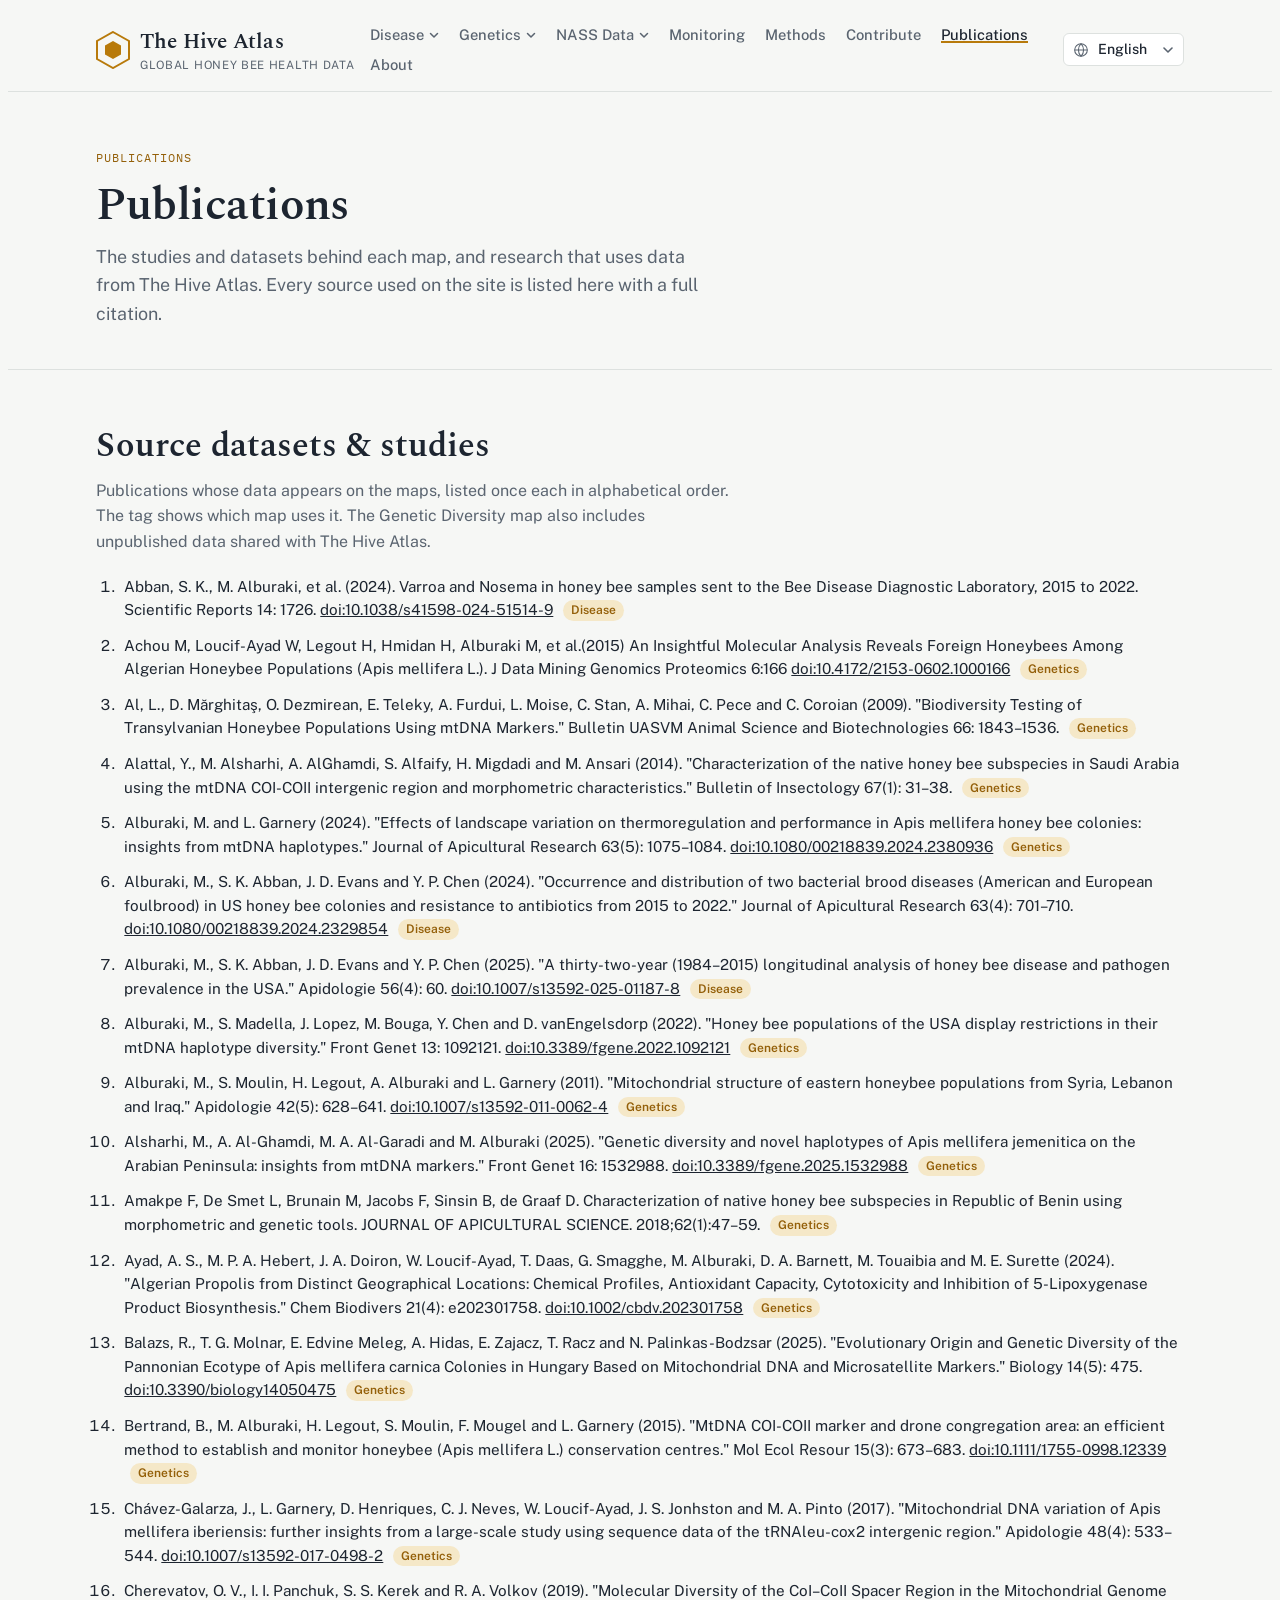
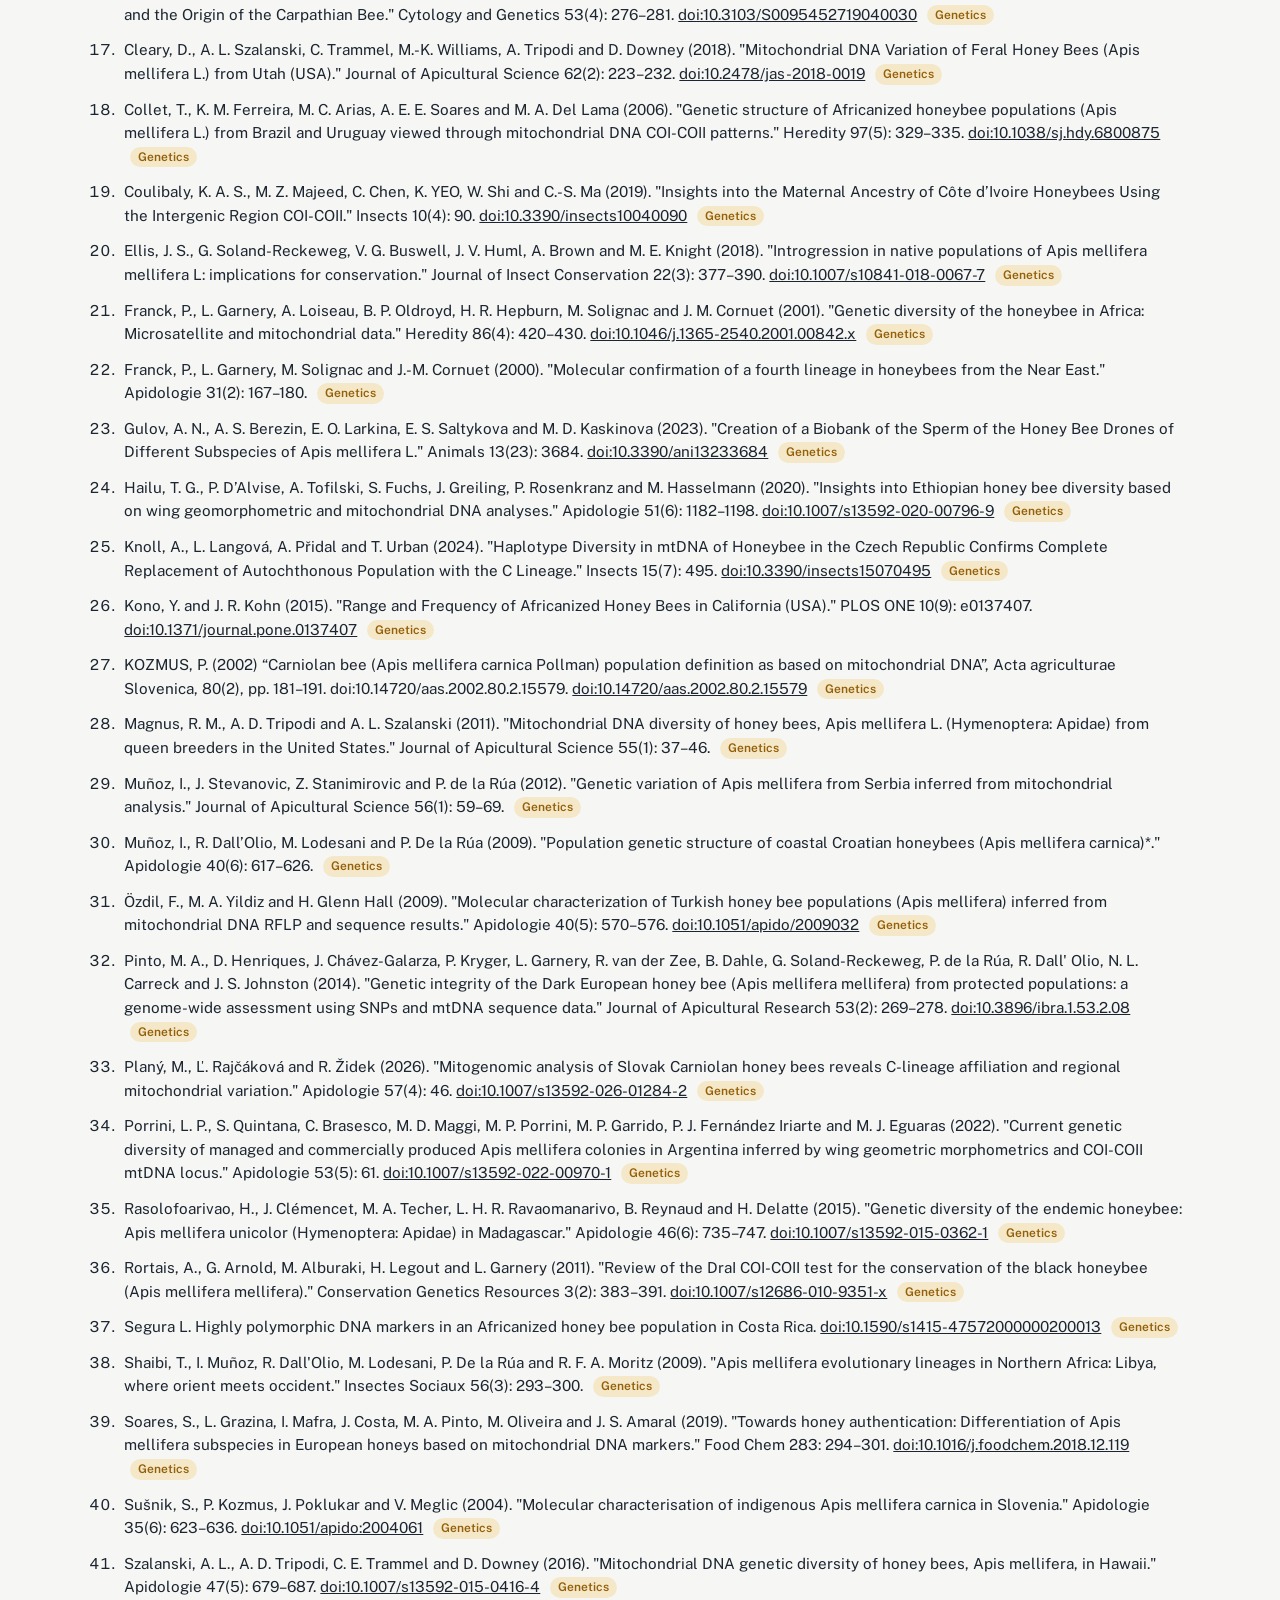
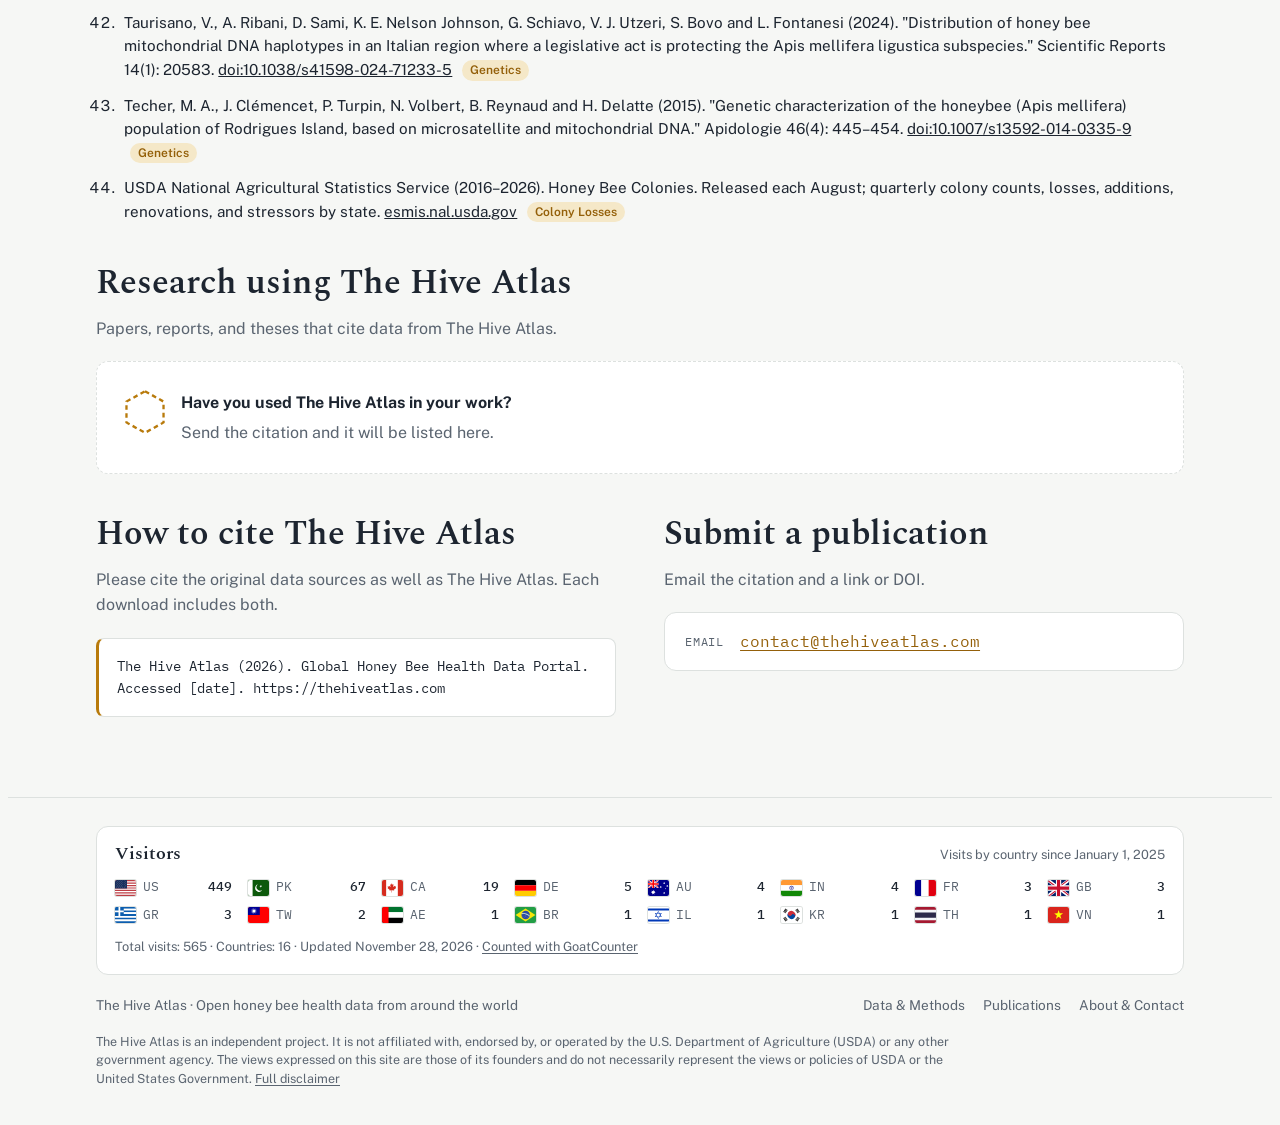
<file: publications.html>
<!doctype html>
<html lang="en">
<head>
<meta charset="utf-8">
<meta name="viewport" content="width=device-width, initial-scale=1, viewport-fit=cover">
<title>Publications · The Hive Atlas</title>
<meta name="description" content="Studies and datasets behind The Hive Atlas, and research that uses it.">
<meta name="claude:viewport-fit-sides" content="cover">
<link rel="preconnect" href="https://fonts.googleapis.com">
<link rel="preconnect" href="https://fonts.gstatic.com" crossorigin>
<link rel="stylesheet" href="https://fonts.googleapis.com/css2?family=Spectral:wght@500;600&amp;family=Public+Sans:wght@400;500;600&amp;family=IBM+Plex+Mono:wght@400;500&amp;family=IBM+Plex+Sans+Arabic:wght@400;500;600&amp;display=swap">
<link rel="stylesheet" href="css/style.css?v=20261109a">
<script src="js/i18n.js?v=20261110a"></script>
</head>
<body>
<header class="site-header">
  <div class="wrap">
    <a class="brand" href="index.html" aria-label="The Hive Atlas home">
      <svg width="34" height="38" viewBox="0 0 34 38" aria-hidden="true">
        <polygon points="17,1 33,10 33,28 17,37 1,28 1,10" fill="none" stroke="var(--honey)" stroke-width="2"/>
        <polygon points="17,10 25,14.5 25,23.5 17,28 9,23.5 9,14.5" fill="var(--honey)"/>
      </svg>
      <span>
        <span class="brand-name">The Hive Atlas</span>
        <span class="brand-sub">Global Honey Bee Health Data</span>
      </span>
    </a>
    <button class="menu-btn" id="menu-btn" aria-expanded="false" aria-controls="site-nav">Menu</button>
    <nav id="site-nav" aria-label="Main">
      <ul><li class="nav-drop"><button type="button" class="nav-drop-btn" aria-expanded="false" aria-controls="nav-disease"><span>Disease</span><svg width="10" height="10" viewBox="0 0 10 10" aria-hidden="true"><path d="M1.5 3.5 5 7l3.5-3.5" fill="none" stroke="currentColor" stroke-width="1.5" stroke-linecap="round" stroke-linejoin="round"/></svg></button><ul class="nav-sub" id="nav-disease"><li><a href="disease.html">USDA-ARS Bee Disease Diagnostic Database</a></li><li><a href="disease-survey.html">USDA-APHIS National Honey bee Survey Database</a></li></ul></li><li class="nav-drop"><button type="button" class="nav-drop-btn" aria-expanded="false" aria-controls="nav-genetics"><span>Genetics</span><svg width="10" height="10" viewBox="0 0 10 10" aria-hidden="true"><path d="M1.5 3.5 5 7l3.5-3.5" fill="none" stroke="currentColor" stroke-width="1.5" stroke-linecap="round" stroke-linejoin="round"/></svg></button><ul class="nav-sub" id="nav-genetics"><li><a href="genetics.html">mtDNA Data</a></li><li><a href="genetics-genomic.html">Genomic Data</a></li></ul></li><li class="nav-drop"><button type="button" class="nav-drop-btn" aria-expanded="false" aria-controls="nav-colonies"><span>NASS Data</span><svg width="10" height="10" viewBox="0 0 10 10" aria-hidden="true"><path d="M1.5 3.5 5 7l3.5-3.5" fill="none" stroke="currentColor" stroke-width="1.5" stroke-linecap="round" stroke-linejoin="round"/></svg></button><ul class="nav-sub" id="nav-colonies"><li><a href="losses.html">NASS Colony Losses</a></li><li><a href="honey-production.html">NASS Honey Production</a></li></ul></li><li><a href="monitoring.html">Monitoring</a></li><li><a href="methods.html">Methods</a></li><li><a href="contribute.html">Contribute</a></li><li><a href="publications.html" aria-current="page">Publications</a></li><li><a href="about.html">About</a></li></ul>
    </nav>
  </div>
</header>

<main>
  <section class="page-head">
    <div class="wrap">
      <p class="eyebrow">Publications</p>
      <h1>Publications</h1>
      <p class="lede">The studies and datasets behind each map, and research that uses data from The Hive Atlas. Every source used on the site is listed here with a full citation.</p>
    </div>
  </section>

  <section class="section-pad">
    <div class="wrap pub-cats">
      <div>
        <h2>Source datasets &amp; studies</h2>
        <p class="section-intro" style="margin-bottom:20px">Publications whose data appears on the maps, listed once each in alphabetical order. The tag shows which map uses it. The Genetic Diversity map also includes unpublished data shared with The Hive Atlas.</p>
        <ol class="pub-list">
          <li>Abban, S. K., M. Alburaki, et al. (2024). Varroa and Nosema in honey bee samples sent to the Bee Disease Diagnostic Laboratory, 2015 to 2022. Scientific Reports 14: 1726. <a href="https://doi.org/10.1038/s41598-024-51514-9" target="_blank" rel="noopener">doi:10.1038/s41598-024-51514-9</a> <span class="pub-map">Disease</span></li>
          <li>Achou M, Loucif-Ayad W, Legout H, Hmidan H, Alburaki M, et al.(2015) An Insightful Molecular Analysis Reveals Foreign Honeybees Among Algerian Honeybee Populations (Apis mellifera L.). J Data Mining Genomics Proteomics 6:166 <a href="https://doi.org/10.4172/2153-0602.1000166" target="_blank" rel="noopener">doi:10.4172/2153-0602.1000166</a> <span class="pub-map">Genetics</span></li>
          <li>Al, L., D. Mărghitaş, O. Dezmirean, E. Teleky, A. Furdui, L. Moise, C. Stan, A. Mihai, C. Pece and C. Coroian (2009). "Biodiversity Testing of Transylvanian Honeybee Populations Using mtDNA Markers." Bulletin UASVM Animal Science and Biotechnologies 66: 1843–1536. <span class="pub-map">Genetics</span></li>
          <li>Alattal, Y., M. Alsharhi, A. AlGhamdi, S. Alfaify, H. Migdadi and M. Ansari (2014). "Characterization of the native honey bee subspecies in Saudi Arabia using the mtDNA COI-COII intergenic region and morphometric characteristics." Bulletin of Insectology 67(1): 31–38. <span class="pub-map">Genetics</span></li>
          <li>Alburaki, M. and L. Garnery (2024). "Effects of landscape variation on thermoregulation and performance in Apis mellifera honey bee colonies: insights from mtDNA haplotypes." Journal of Apicultural Research 63(5): 1075–1084. <a href="https://doi.org/10.1080/00218839.2024.2380936" target="_blank" rel="noopener">doi:10.1080/00218839.2024.2380936</a> <span class="pub-map">Genetics</span></li>
          <li>Alburaki, M., S. K. Abban, J. D. Evans and Y. P. Chen (2024). "Occurrence and distribution of two bacterial brood diseases (American and European foulbrood) in US honey bee colonies and resistance to antibiotics from 2015 to 2022." Journal of Apicultural Research 63(4): 701–710. <a href="https://doi.org/10.1080/00218839.2024.2329854" target="_blank" rel="noopener">doi:10.1080/00218839.2024.2329854</a> <span class="pub-map">Disease</span></li>
          <li>Alburaki, M., S. K. Abban, J. D. Evans and Y. P. Chen (2025). "A thirty-two-year (1984–2015) longitudinal analysis of honey bee disease and pathogen prevalence in the USA." Apidologie 56(4): 60. <a href="https://doi.org/10.1007/s13592-025-01187-8" target="_blank" rel="noopener">doi:10.1007/s13592-025-01187-8</a> <span class="pub-map">Disease</span></li>
          <li>Alburaki, M., S. Madella, J. Lopez, M. Bouga, Y. Chen and D. vanEngelsdorp (2022). "Honey bee populations of the USA display restrictions in their mtDNA haplotype diversity." Front Genet 13: 1092121. <a href="https://doi.org/10.3389/fgene.2022.1092121" target="_blank" rel="noopener">doi:10.3389/fgene.2022.1092121</a> <span class="pub-map">Genetics</span></li>
          <li>Alburaki, M., S. Moulin, H. Legout, A. Alburaki and L. Garnery (2011). "Mitochondrial structure of eastern honeybee populations from Syria, Lebanon and Iraq." Apidologie 42(5): 628–641. <a href="https://doi.org/10.1007/s13592-011-0062-4" target="_blank" rel="noopener">doi:10.1007/s13592-011-0062-4</a> <span class="pub-map">Genetics</span></li>
          <li>Alsharhi, M., A. Al-Ghamdi, M. A. Al-Garadi and M. Alburaki (2025). "Genetic diversity and novel haplotypes of Apis mellifera jemenitica on the Arabian Peninsula: insights from mtDNA markers." Front Genet 16: 1532988. <a href="https://doi.org/10.3389/fgene.2025.1532988" target="_blank" rel="noopener">doi:10.3389/fgene.2025.1532988</a> <span class="pub-map">Genetics</span></li>
          <li>Amakpe F, De Smet L, Brunain M, Jacobs F, Sinsin B, de Graaf D. Characterization of native honey bee subspecies in Republic of Benin using morphometric and genetic tools. JOURNAL OF APICULTURAL SCIENCE. 2018;62(1):47–59. <span class="pub-map">Genetics</span></li>
          <li>Ayad, A. S., M. P. A. Hebert, J. A. Doiron, W. Loucif-Ayad, T. Daas, G. Smagghe, M. Alburaki, D. A. Barnett, M. Touaibia and M. E. Surette (2024). "Algerian Propolis from Distinct Geographical Locations: Chemical Profiles, Antioxidant Capacity, Cytotoxicity and Inhibition of 5-Lipoxygenase Product Biosynthesis." Chem Biodivers 21(4): e202301758. <a href="https://doi.org/10.1002/cbdv.202301758" target="_blank" rel="noopener">doi:10.1002/cbdv.202301758</a> <span class="pub-map">Genetics</span></li>
          <li>Balazs, R., T. G. Molnar, E. Edvine Meleg, A. Hidas, E. Zajacz, T. Racz and N. Palinkas-Bodzsar (2025). "Evolutionary Origin and Genetic Diversity of the Pannonian Ecotype of Apis mellifera carnica Colonies in Hungary Based on Mitochondrial DNA and Microsatellite Markers." Biology 14(5): 475. <a href="https://doi.org/10.3390/biology14050475" target="_blank" rel="noopener">doi:10.3390/biology14050475</a> <span class="pub-map">Genetics</span></li>
          <li>Bertrand, B., M. Alburaki, H. Legout, S. Moulin, F. Mougel and L. Garnery (2015). "MtDNA COI-COII marker and drone congregation area: an efficient method to establish and monitor honeybee (Apis mellifera L.) conservation centres." Mol Ecol Resour 15(3): 673–683. <a href="https://doi.org/10.1111/1755-0998.12339" target="_blank" rel="noopener">doi:10.1111/1755-0998.12339</a> <span class="pub-map">Genetics</span></li>
          <li>Chávez-Galarza, J., L. Garnery, D. Henriques, C. J. Neves, W. Loucif-Ayad, J. S. Jonhston and M. A. Pinto (2017). "Mitochondrial DNA variation of Apis mellifera iberiensis: further insights from a large-scale study using sequence data of the tRNAleu-cox2 intergenic region." Apidologie 48(4): 533–544. <a href="https://doi.org/10.1007/s13592-017-0498-2" target="_blank" rel="noopener">doi:10.1007/s13592-017-0498-2</a> <span class="pub-map">Genetics</span></li>
          <li>Cherevatov, O. V., I. I. Panchuk, S. S. Kerek and R. A. Volkov (2019). "Molecular Diversity of the CoI–CoII Spacer Region in the Mitochondrial Genome and the Origin of the Carpathian Bee." Cytology and Genetics 53(4): 276–281. <a href="https://doi.org/10.3103/S0095452719040030" target="_blank" rel="noopener">doi:10.3103/S0095452719040030</a> <span class="pub-map">Genetics</span></li>
          <li>Cleary, D., A. L. Szalanski, C. Trammel, M.-K. Williams, A. Tripodi and D. Downey (2018). "Mitochondrial DNA Variation of Feral Honey Bees (Apis mellifera L.) from Utah (USA)." Journal of Apicultural Science 62(2): 223–232. <a href="https://doi.org/10.2478/jas-2018-0019" target="_blank" rel="noopener">doi:10.2478/jas-2018-0019</a> <span class="pub-map">Genetics</span></li>
          <li>Collet, T., K. M. Ferreira, M. C. Arias, A. E. E. Soares and M. A. Del Lama (2006). "Genetic structure of Africanized honeybee populations (Apis mellifera L.) from Brazil and Uruguay viewed through mitochondrial DNA COI-COII patterns." Heredity 97(5): 329–335. <a href="https://doi.org/10.1038/sj.hdy.6800875" target="_blank" rel="noopener">doi:10.1038/sj.hdy.6800875</a> <span class="pub-map">Genetics</span></li>
          <li>Coulibaly, K. A. S., M. Z. Majeed, C. Chen, K. YEO, W. Shi and C.-S. Ma (2019). "Insights into the Maternal Ancestry of Côte d’Ivoire Honeybees Using the Intergenic Region COI-COII." Insects 10(4): 90. <a href="https://doi.org/10.3390/insects10040090" target="_blank" rel="noopener">doi:10.3390/insects10040090</a> <span class="pub-map">Genetics</span></li>
          <li>Ellis, J. S., G. Soland-Reckeweg, V. G. Buswell, J. V. Huml, A. Brown and M. E. Knight (2018). "Introgression in native populations of Apis mellifera mellifera L: implications for conservation." Journal of Insect Conservation 22(3): 377–390. <a href="https://doi.org/10.1007/s10841-018-0067-7" target="_blank" rel="noopener">doi:10.1007/s10841-018-0067-7</a> <span class="pub-map">Genetics</span></li>
          <li>Franck, P., L. Garnery, A. Loiseau, B. P. Oldroyd, H. R. Hepburn, M. Solignac and J. M. Cornuet (2001). "Genetic diversity of the honeybee in Africa: Microsatellite and mitochondrial data." Heredity 86(4): 420–430. <a href="https://doi.org/10.1046/j.1365-2540.2001.00842.x" target="_blank" rel="noopener">doi:10.1046/j.1365-2540.2001.00842.x</a> <span class="pub-map">Genetics</span></li>
          <li>Franck, P., L. Garnery, M. Solignac and J.-M. Cornuet (2000). "Molecular confirmation of a fourth lineage in honeybees from the Near East." Apidologie 31(2): 167–180. <span class="pub-map">Genetics</span></li>
          <li>Gulov, A. N., A. S. Berezin, E. O. Larkina, E. S. Saltykova and M. D. Kaskinova (2023). "Creation of a Biobank of the Sperm of the Honey Bee Drones of Different Subspecies of Apis mellifera L." Animals 13(23): 3684. <a href="https://doi.org/10.3390/ani13233684" target="_blank" rel="noopener">doi:10.3390/ani13233684</a> <span class="pub-map">Genetics</span></li>
          <li>Hailu, T. G., P. D’Alvise, A. Tofilski, S. Fuchs, J. Greiling, P. Rosenkranz and M. Hasselmann (2020). "Insights into Ethiopian honey bee diversity based on wing geomorphometric and mitochondrial DNA analyses." Apidologie 51(6): 1182–1198. <a href="https://doi.org/10.1007/s13592-020-00796-9" target="_blank" rel="noopener">doi:10.1007/s13592-020-00796-9</a> <span class="pub-map">Genetics</span></li>
          <li>Knoll, A., L. Langová, A. Přidal and T. Urban (2024). "Haplotype Diversity in mtDNA of Honeybee in the Czech Republic Confirms Complete Replacement of Autochthonous Population with the C Lineage." Insects 15(7): 495. <a href="https://doi.org/10.3390/insects15070495" target="_blank" rel="noopener">doi:10.3390/insects15070495</a> <span class="pub-map">Genetics</span></li>
          <li>Kono, Y. and J. R. Kohn (2015). "Range and Frequency of Africanized Honey Bees in California (USA)." PLOS ONE 10(9): e0137407. <a href="https://doi.org/10.1371/journal.pone.0137407" target="_blank" rel="noopener">doi:10.1371/journal.pone.0137407</a> <span class="pub-map">Genetics</span></li>
          <li>KOZMUS, P. (2002) “Carniolan bee (Apis mellifera carnica Pollman) population definition as based on mitochondrial DNA”, Acta agriculturae Slovenica, 80(2), pp. 181–191. doi:10.14720/aas.2002.80.2.15579. <a href="https://doi.org/10.14720/aas.2002.80.2.15579" target="_blank" rel="noopener">doi:10.14720/aas.2002.80.2.15579</a> <span class="pub-map">Genetics</span></li>
          <li>Magnus, R. M., A. D. Tripodi and A. L. Szalanski (2011). "Mitochondrial DNA diversity of honey bees, Apis mellifera L. (Hymenoptera: Apidae) from queen breeders in the United States." Journal of Apicultural Science 55(1): 37–46. <span class="pub-map">Genetics</span></li>
          <li>Muñoz, I., J. Stevanovic, Z. Stanimirovic and P. de la Rúa (2012). "Genetic variation of Apis mellifera from Serbia inferred from mitochondrial analysis." Journal of Apicultural Science 56(1): 59–69. <span class="pub-map">Genetics</span></li>
          <li>Muñoz, I., R. Dall’Olio, M. Lodesani and P. De la Rúa (2009). "Population genetic structure of coastal Croatian honeybees (Apis mellifera carnica)*." Apidologie 40(6): 617–626. <span class="pub-map">Genetics</span></li>
          <li>Özdil, F., M. A. Yildiz and H. Glenn Hall (2009). "Molecular characterization of Turkish honey bee populations (Apis mellifera) inferred from mitochondrial DNA RFLP and sequence results." Apidologie 40(5): 570–576. <a href="https://doi.org/10.1051/apido/2009032" target="_blank" rel="noopener">doi:10.1051/apido/2009032</a> <span class="pub-map">Genetics</span></li>
          <li>Pinto, M. A., D. Henriques, J. Chávez-Galarza, P. Kryger, L. Garnery, R. van der Zee, B. Dahle, G. Soland-Reckeweg, P. de la Rúa, R. Dall' Olio, N. L. Carreck and J. S. Johnston (2014). "Genetic integrity of the Dark European honey bee (Apis mellifera mellifera) from protected populations: a genome-wide assessment using SNPs and mtDNA sequence data." Journal of Apicultural Research 53(2): 269–278. <a href="https://doi.org/10.3896/ibra.1.53.2.08" target="_blank" rel="noopener">doi:10.3896/ibra.1.53.2.08</a> <span class="pub-map">Genetics</span></li>
          <li>Planý, M., Ľ. Rajčáková and R. Židek (2026). "Mitogenomic analysis of Slovak Carniolan honey bees reveals C-lineage affiliation and regional mitochondrial variation." Apidologie 57(4): 46. <a href="https://doi.org/10.1007/s13592-026-01284-2" target="_blank" rel="noopener">doi:10.1007/s13592-026-01284-2</a> <span class="pub-map">Genetics</span></li>
          <li>Porrini, L. P., S. Quintana, C. Brasesco, M. D. Maggi, M. P. Porrini, M. P. Garrido, P. J. Fernández Iriarte and M. J. Eguaras (2022). "Current genetic diversity of managed and commercially produced Apis mellifera colonies in Argentina inferred by wing geometric morphometrics and COI-COII mtDNA locus." Apidologie 53(5): 61. <a href="https://doi.org/10.1007/s13592-022-00970-1" target="_blank" rel="noopener">doi:10.1007/s13592-022-00970-1</a> <span class="pub-map">Genetics</span></li>
          <li>Rasolofoarivao, H., J. Clémencet, M. A. Techer, L. H. R. Ravaomanarivo, B. Reynaud and H. Delatte (2015). "Genetic diversity of the endemic honeybee: Apis mellifera unicolor (Hymenoptera: Apidae) in Madagascar." Apidologie 46(6): 735–747. <a href="https://doi.org/10.1007/s13592-015-0362-1" target="_blank" rel="noopener">doi:10.1007/s13592-015-0362-1</a> <span class="pub-map">Genetics</span></li>
          <li>Rortais, A., G. Arnold, M. Alburaki, H. Legout and L. Garnery (2011). "Review of the DraI COI-COII test for the conservation of the black honeybee (Apis mellifera mellifera)." Conservation Genetics Resources 3(2): 383–391. <a href="https://doi.org/10.1007/s12686-010-9351-x" target="_blank" rel="noopener">doi:10.1007/s12686-010-9351-x</a> <span class="pub-map">Genetics</span></li>
          <li>Segura L. Highly polymorphic DNA markers in an Africanized honey bee population in Costa Rica. <a href="https://doi.org/10.1590/s1415-47572000000200013" target="_blank" rel="noopener">doi:10.1590/s1415-47572000000200013</a> <span class="pub-map">Genetics</span></li>
          <li>Shaibi, T., I. Muñoz, R. Dall'Olio, M. Lodesani, P. De la Rúa and R. F. A. Moritz (2009). "Apis mellifera evolutionary lineages in Northern Africa: Libya, where orient meets occident." Insectes Sociaux 56(3): 293–300. <span class="pub-map">Genetics</span></li>
          <li>Soares, S., L. Grazina, I. Mafra, J. Costa, M. A. Pinto, M. Oliveira and J. S. Amaral (2019). "Towards honey authentication: Differentiation of Apis mellifera subspecies in European honeys based on mitochondrial DNA markers." Food Chem 283: 294–301. <a href="https://doi.org/10.1016/j.foodchem.2018.12.119" target="_blank" rel="noopener">doi:10.1016/j.foodchem.2018.12.119</a> <span class="pub-map">Genetics</span></li>
          <li>Sušnik, S., P. Kozmus, J. Poklukar and V. Meglic (2004). "Molecular characterisation of indigenous Apis mellifera carnica in Slovenia." Apidologie 35(6): 623–636. <a href="https://doi.org/10.1051/apido:2004061" target="_blank" rel="noopener">doi:10.1051/apido:2004061</a> <span class="pub-map">Genetics</span></li>
          <li>Szalanski, A. L., A. D. Tripodi, C. E. Trammel and D. Downey (2016). "Mitochondrial DNA genetic diversity of honey bees, Apis mellifera, in Hawaii." Apidologie 47(5): 679–687. <a href="https://doi.org/10.1007/s13592-015-0416-4" target="_blank" rel="noopener">doi:10.1007/s13592-015-0416-4</a> <span class="pub-map">Genetics</span></li>
          <li>Taurisano, V., A. Ribani, D. Sami, K. E. Nelson Johnson, G. Schiavo, V. J. Utzeri, S. Bovo and L. Fontanesi (2024). "Distribution of honey bee mitochondrial DNA haplotypes in an Italian region where a legislative act is protecting the Apis mellifera ligustica subspecies." Scientific Reports 14(1): 20583. <a href="https://doi.org/10.1038/s41598-024-71233-5" target="_blank" rel="noopener">doi:10.1038/s41598-024-71233-5</a> <span class="pub-map">Genetics</span></li>
          <li>Techer, M. A., J. Clémencet, P. Turpin, N. Volbert, B. Reynaud and H. Delatte (2015). "Genetic characterization of the honeybee (Apis mellifera) population of Rodrigues Island, based on microsatellite and mitochondrial DNA." Apidologie 46(4): 445–454. <a href="https://doi.org/10.1007/s13592-014-0335-9" target="_blank" rel="noopener">doi:10.1007/s13592-014-0335-9</a> <span class="pub-map">Genetics</span></li>
          <li>USDA National Agricultural Statistics Service (2016–2026). Honey Bee Colonies. Released each August; quarterly colony counts, losses, additions, renovations, and stressors by state. <a href="https://esmis.nal.usda.gov/publication/honey-bee-colonies" target="_blank" rel="noopener">esmis.nal.usda.gov</a> <span class="pub-map">Colony Losses</span></li>
        </ol>
      </div>

      <div>
        <h2>Research using The Hive Atlas</h2>
        <p class="section-intro" style="margin-bottom:20px">Papers, reports, and theses that cite data from The Hive Atlas.</p>
        <div class="empty">
          <svg width="40" height="44" viewBox="0 0 34 38" aria-hidden="true"><polygon points="17,1 33,10 33,28 17,37 1,28 1,10" fill="none" stroke="var(--honey)" stroke-width="2" stroke-dasharray="4 3"/></svg>
          <p><strong>Have you used The Hive Atlas in your work?</strong>Send the citation and it will be listed here.</p>
        </div>
      </div>

      <div class="split">
        <div>
          <h2>How to cite The Hive Atlas</h2>
          <p class="section-intro" style="margin-bottom:20px">Please cite the original data sources as well as The Hive Atlas. Each download includes both.</p>
          <div class="cite">The Hive Atlas (2026). Global Honey Bee Health Data Portal. Accessed [date]. https://thehiveatlas.com</div>
        </div>
        <div>
          <h2>Submit a publication</h2>
          <p class="section-intro" style="margin-bottom:20px">Email the citation and a link or DOI.</p>
          <div class="contact-card">
  <span class="label">Email</span>
  <a class="email" href="mailto:contact@thehiveatlas.com">contact@thehiveatlas.com</a>
</div>
        </div>
      </div>
    </div>
  </section>
  <div style="height:72px"></div>
</main>

<footer>
  <div class="wrap">
    <span>The Hive Atlas · Open honey bee health data from around the world</span>
    <ul>
      <li><a href="methods.html">Data &amp; Methods</a></li>
      <li><a href="publications.html">Publications</a></li>
      <li><a href="about.html">About &amp; Contact</a></li>
    </ul>
    <p class="disclaimer">The Hive Atlas is an independent project. It is not affiliated with, endorsed by, or operated by the U.S. Department of Agriculture (USDA) or any other government agency. The views expressed on this site are those of its founders and do not necessarily represent the views or policies of USDA or the United States Government. <a href="about.html#disclaimer">Full disclaimer</a></p>
  </div>
</footer>
<script>window.I18N && I18N.apply();</script>
<script src="js/visitors.js?v=20261103a" defer></script>
<script src="js/site.js?v=20261105a"></script>
<script data-goatcounter="https://mohamedalburaki.goatcounter.com/count"
        async src="//gc.zgo.at/count.js"></script>
</body>
</html>
</file>
<file: css/style.css>
/* The Hive Atlas shared styles. Colors and fonts are set once here as tokens and used by every page. */
:root {
  --bg: #f6f7f5;
  --surface: #ffffff;
  --ink: #1d2530;
  --muted: #5a6470;
  --line: #dde1df;
  --honey: #b87a0b;
  --honey-strong: #94600a;
  --honey-soft: #f5e8c8;
  --c0: #f1ead8; --c1: #ebd39a; --c2: #ddb04f; --c3: #c1861a; --c4: #8a5a07;
  --nodata: #c4cbd4;
  --lin-c: #2f6db3; --lin-m: #3f8a4e; --lin-a: #c0392b; --lin-o: #b0705a;
  --good: #2f6b3a; --good-soft: #e1efe2; --bad: #a3361f; --bad-soft: #f7e1db;
  --font-display: "Spectral", Georgia, "Times New Roman", serif;
  --font-body: "Public Sans", system-ui, -apple-system, "Segoe UI", sans-serif;
  --font-mono: "IBM Plex Mono", ui-monospace, Menlo, Consolas, monospace;
}
@media (prefers-color-scheme: dark) {
  :root:not([data-theme="light"]) {
    --bg: #13171c; --surface: #1a1f26; --ink: #e9ebec; --muted: #9ca5af; --line: #2b323b;
    --honey: #e3a93c; --honey-strong: #f0bf5f; --honey-soft: #3a2f17;
    --c0: #3b3324; --c1: #6a5426; --c2: #9b7425; --c3: #cf9a31; --c4: #f2c766;
    --nodata: #4d5866;
    --lin-c: #6aa0e0; --lin-m: #6cbb7b; --lin-a: #e8806f; --lin-o: #cf8f78;
    --good: #8fd19b; --good-soft: #1f3324; --bad: #f19a84; --bad-soft: #3d221c;
    color-scheme: dark;
  }
}
:root[data-theme="dark"] {
  --bg: #13171c; --surface: #1a1f26; --ink: #e9ebec; --muted: #9ca5af; --line: #2b323b;
  --honey: #e3a93c; --honey-strong: #f0bf5f; --honey-soft: #3a2f17;
  --c0: #3b3324; --c1: #6a5426; --c2: #9b7425; --c3: #cf9a31; --c4: #f2c766;
  --nodata: #4d5866;
  --lin-c: #6aa0e0; --lin-m: #6cbb7b; --lin-a: #e8806f; --lin-o: #cf8f78;
  --good: #8fd19b; --good-soft: #1f3324; --bad: #f19a84; --bad-soft: #3d221c;
  color-scheme: dark;
}

* { box-sizing: border-box; }
[hidden] { display: none !important; }
body {
  background: var(--bg);
  color: var(--ink);
  font-family: var(--font-body);
  font-size: 16px;
  line-height: 1.6;
}
a { color: inherit; }
:focus-visible { outline: 2px solid var(--honey); outline-offset: 3px; border-radius: 4px; }

.wrap {
  max-width: 1120px;
  margin: 0 auto;
  padding-left: max(16px, env(safe-area-inset-left, 0px));
  padding-right: max(16px, env(safe-area-inset-right, 0px));
}

/* Header */
body::before { content: ""; position: fixed; inset: 0 0 auto; height: env(safe-area-inset-top, 0px); z-index: 10; background: var(--bg); }
.site-header {
  position: sticky; top: env(safe-area-inset-top, 0px); z-index: 5;
  background: color-mix(in srgb, var(--bg) 92%, transparent);
  backdrop-filter: blur(8px);
  border-bottom: 1px solid var(--line);
}
.site-header .wrap {
  display: flex; align-items: center; justify-content: space-between; gap: 16px;
  padding-block: 14px;
}
.brand { display: flex; align-items: center; gap: 10px; text-decoration: none; }
.brand svg { flex: none; }
.brand-name { font-family: var(--font-display); font-weight: 600; font-size: 1.3rem; letter-spacing: 0.01em; }
.brand-sub { display: block; font-size: 0.72rem; color: var(--muted); letter-spacing: 0.06em; text-transform: uppercase; line-height: 1.2; }
/* keep the tagline on one line; the logo block doesn't shrink */
.brand { flex: none; }
.brand-sub { white-space: nowrap; }
@media (max-width: 600px) { .brand-sub { font-size: 0.6rem; letter-spacing: 0.02em; } }
@media (max-width: 380px) { .brand { flex: 0 1 auto; } .brand-sub { white-space: normal; } }
/* longer French and Spanish taglines may wrap on phones */
@media (max-width: 600px) { :root[lang="fr"] .brand, :root[lang="es"] .brand { flex: 0 1 auto; } :root[lang="fr"] .brand-sub, :root[lang="es"] .brand-sub { white-space: normal; } }
nav ul { list-style: none; margin: 0; padding: 0; display: flex; flex-wrap: wrap; gap: 4px 20px; }
nav a { text-decoration: none; font-size: 0.92rem; color: var(--muted); font-weight: 500; }
nav a:hover { color: var(--ink); }
.menu-btn { display: none; }
/* Drop-down menu in the header */
.nav-drop { position: relative; }
.nav-drop-btn { display: inline-flex; align-items: center; gap: 5px; background: none; border: 0; padding: 0; cursor: pointer; font: 500 0.92rem var(--font-body); color: var(--muted); }
.nav-drop-btn:hover, .nav-drop.open .nav-drop-btn { color: var(--ink); }
.nav-drop-btn svg { transition: transform 0.15s; }
.nav-drop.open .nav-drop-btn svg { transform: rotate(180deg); }
.nav-drop-btn[data-current] { color: var(--ink); box-shadow: inset 0 -2px 0 var(--honey); }
nav ul.nav-sub { display: none; flex-direction: column; flex-wrap: nowrap; gap: 0; }
.nav-drop.open .nav-sub { display: flex; }
@media (min-width: 1041px) {
  nav ul.nav-sub { position: absolute; top: 100%; inset-inline-start: -14px; z-index: 6; margin-top: 8px; width: max-content; max-width: 420px; padding: 6px; background: var(--surface); border: 1px solid var(--line); border-radius: 8px; box-shadow: 0 8px 24px rgba(0, 0, 0, 0.12); }
  nav ul.nav-sub::before { content: ""; position: absolute; inset: -9px 0 auto; height: 9px; }
  nav ul.nav-sub a { display: block; padding: 8px 10px; border-radius: 5px; }
  nav ul.nav-sub a:hover { background: var(--bg); }
  nav ul.nav-sub a[aria-current="page"] { box-shadow: none; background: var(--bg); }
}
@media (min-width: 1041px) and (hover: hover) {
  .nav-drop:hover .nav-sub { display: flex; }
}

@media (max-width: 1040px) {
  .menu-btn {
    display: inline-flex; align-items: center; gap: 6px;
    background: none; border: 1px solid var(--line); color: var(--ink);
    font: 500 0.9rem var(--font-body); padding: 6px 12px; border-radius: 6px; cursor: pointer;
  }
  nav { position: absolute; left: 0; right: 0; top: 100%; background: var(--surface); border-bottom: 1px solid var(--line); }
  nav[hidden] { display: none !important; }
  nav ul { flex-direction: column; gap: 0; padding: 8px max(16px, env(safe-area-inset-right, 0px)) 12px max(16px, env(safe-area-inset-left, 0px)); }
  nav a { display: block; padding: 10px 0; font-size: 1rem; }
  .nav-drop-btn { width: 100%; justify-content: space-between; padding: 10px 0; font-size: 1rem; }
  .nav-drop-btn[data-current] { box-shadow: none; color: var(--honey-strong); }
  nav ul.nav-sub { padding: 0 0 4px; padding-inline-start: 14px; border-inline-start: 2px solid var(--line); }
}
@media (min-width: 1041px) { nav[hidden] { display: block !important; } }

/* Hero */
.hero .wrap {
  display: grid; grid-template-columns: minmax(0, 1fr) minmax(0, 1.05fr); gap: 48px; align-items: center;
  padding-block: 64px 56px;
}
.eyebrow { font-family: var(--font-mono); font-size: 0.78rem; letter-spacing: 0.08em; text-transform: uppercase; color: var(--honey-strong); margin: 0 0 14px; }
h1 {
  font-family: var(--font-display); font-weight: 600; font-size: clamp(2.2rem, 4.6vw, 3.4rem);
  line-height: 1.08; margin: 0 0 18px; text-wrap: balance; letter-spacing: -0.01em;
}
.lede { font-size: 1.12rem; color: var(--muted); margin: 0 0 28px; max-width: 34em; }
.actions { display: flex; flex-wrap: wrap; gap: 12px; }
.btn {
  display: inline-flex; align-items: center; gap: 8px; text-decoration: none;
  font-weight: 600; font-size: 0.97rem; padding: 12px 20px; border-radius: 8px;
  border: 1px solid var(--line); background: var(--surface); color: var(--ink);
  transition: border-color .15s, background .15s;
}
.btn:hover { border-color: var(--honey); }
.btn.primary { background: var(--ink); color: var(--bg); border-color: var(--ink); }
.btn.primary:hover { background: var(--honey-strong); border-color: var(--honey-strong); color: #fff; }

/* Decorative honeycomb */
.comb-art { min-width: 0; }
.comb { width: 100%; height: auto; display: block; }
.comb .cell { stroke: var(--line); stroke-width: 1.5; }
.comb .cell.empty { fill: var(--surface); }

/* Map preview panel (kept for the portal pages) */
.preview {
  background: var(--surface); border: 1px solid var(--line); border-radius: 14px;
  padding: 18px 18px 14px; min-width: 0; position: relative;
}
.preview-bar { display: flex; flex-wrap: wrap; gap: 8px; margin-bottom: 10px; }
.chip {
  font-family: var(--font-mono); font-size: 0.74rem; padding: 4px 10px; border-radius: 999px;
  border: 1px solid var(--line); color: var(--muted); background: var(--bg);
}
.chip b { color: var(--ink); font-weight: 500; }
.hexmap { width: 100%; height: auto; display: block; }
.worldmap { width: 100%; height: auto; display: block; }
.worldmap path { stroke: var(--surface); stroke-width: 0.8; stroke-linejoin: round; }
.hexmap .tile { stroke: var(--surface); stroke-width: 2; }
.hexmap text { font-family: var(--font-mono); font-size: 9.5px; text-anchor: middle; dominant-baseline: central; pointer-events: none; }
.preview-foot { display: flex; flex-wrap: wrap; align-items: center; justify-content: space-between; gap: 8px 16px; margin-top: 8px; }
.legend { display: flex; align-items: center; gap: 6px; font-family: var(--font-mono); font-size: 0.72rem; color: var(--muted); }
.legend i { width: 18px; height: 10px; display: inline-block; border-radius: 2px; }
.example-note { font-size: 0.75rem; color: var(--muted); font-style: italic; }
.tip {
  position: absolute; pointer-events: none; background: var(--ink); color: var(--bg);
  font-family: var(--font-mono); font-size: 0.75rem; padding: 6px 9px; border-radius: 6px; white-space: nowrap;
  transform: translate(-50%, -120%);
}

/* Coverage strip */
.strip { border-block: 1px solid var(--line); background: var(--surface); }
.strip .wrap { display: grid; grid-template-columns: repeat(4, minmax(0, 1fr)); gap: 24px; padding-block: 28px; }
.stat-label { font-family: var(--font-mono); font-size: 0.72rem; letter-spacing: 0.07em; text-transform: uppercase; color: var(--muted); margin: 0 0 4px; }
.stat-value { font-family: var(--font-display); font-weight: 600; font-size: 1.25rem; margin: 0; line-height: 1.3; }

/* Sections */
section.block .wrap { padding-block: 72px 8px; }
h2 { font-family: var(--font-display); font-weight: 600; font-size: clamp(1.6rem, 3vw, 2.1rem); line-height: 1.2; margin: 0 0 12px; text-wrap: balance; }
.section-intro { color: var(--muted); max-width: 40em; margin: 0 0 32px; }

.portals { display: grid; grid-template-columns: repeat(2, minmax(0, 1fr)); gap: 24px; }
.portals:not(.three) > .portal:last-child:nth-child(odd) { grid-column: 1 / -1; }
.portal {
  display: flex; flex-direction: column; gap: 14px; text-decoration: none;
  background: var(--surface); border: 1px solid var(--line); border-radius: 14px; padding: 28px;
  transition: border-color .15s, transform .15s;
}
.portal:hover { border-color: var(--honey); transform: translateY(-2px); }
.portal h3 { font-family: var(--font-display); font-weight: 600; font-size: 1.45rem; margin: 0; display: flex; align-items: center; gap: 12px; }
.portal p { margin: 0; color: var(--muted); }
.taglist { display: flex; flex-wrap: wrap; gap: 6px; margin: 0; padding: 0; list-style: none; }
.taglist li { font-size: 0.8rem; padding: 3px 10px; border-radius: 999px; background: var(--honey-soft); color: var(--ink); }
.portal .go { margin-top: auto; font-weight: 600; color: var(--honey-strong); font-size: 0.95rem; }

.controls { display: grid; grid-template-columns: repeat(4, minmax(0, 1fr)); gap: 0; border: 1px solid var(--line); border-radius: 14px; background: var(--surface); overflow: hidden; }
.control { padding: 24px; border-left: 1px solid var(--line); min-width: 0; }
.control:first-child { border-left: none; }
.control .k { font-family: var(--font-mono); font-size: 0.72rem; letter-spacing: 0.07em; text-transform: uppercase; color: var(--honey-strong); margin: 0 0 6px; }
.control h3 { font-family: var(--font-display); font-weight: 600; font-size: 1.15rem; margin: 0 0 8px; }
.control p { margin: 0; color: var(--muted); font-size: 0.93rem; }
.control .opts { font-family: var(--font-mono); font-size: 0.8rem; color: var(--ink); margin-top: 10px; }
.note {
  margin-top: 20px; display: flex; gap: 14px; align-items: flex-start;
  padding: 16px 20px; border-radius: 10px; background: var(--honey-soft); font-size: 0.93rem;
}
.note p { margin: 0; max-width: 62em; }

.sources { display: grid; grid-template-columns: repeat(2, minmax(0, 1fr)); gap: 0 40px; margin: 0; padding: 0; list-style: none; }
.sources li { padding: 18px 0; border-top: 1px solid var(--line); min-width: 0; }
.sources strong { display: block; font-weight: 600; margin-bottom: 2px; }
.sources span { color: var(--muted); font-size: 0.93rem; }

.cta { margin-top: 72px; background: var(--ink); color: var(--bg); }
.cta .wrap { display: flex; flex-wrap: wrap; align-items: center; justify-content: space-between; gap: 24px; padding-block: 48px; }
.cta h2 { color: var(--bg); margin: 0 0 6px; }
.cta p { margin: 0; opacity: 0.8; max-width: 38em; }
.cta .btn { background: var(--honey); border-color: var(--honey); color: #1d1608; }
.cta .btn:hover { background: var(--honey-strong); border-color: var(--honey-strong); }

footer { border-top: 1px solid var(--line); }
footer .wrap { display: flex; flex-wrap: wrap; justify-content: space-between; gap: 12px 24px; padding-block: 28px; font-size: 0.85rem; color: var(--muted); }
footer ul { list-style: none; margin: 0; padding: 0; display: flex; flex-wrap: wrap; gap: 6px 18px; }
footer a { text-decoration: none; }
footer a:hover { color: var(--ink); }
footer .disclaimer { flex-basis: 100%; margin: 4px 0 0; font-size: 0.78rem; line-height: 1.5; max-width: 860px; }
footer .disclaimer a { text-decoration: underline; text-underline-offset: 2px; }

@media (max-width: 860px) {
  .hero .wrap { grid-template-columns: minmax(0, 1fr); gap: 36px; padding-block: 40px 40px; }
  .strip .wrap { grid-template-columns: repeat(2, minmax(0, 1fr)); }
  .portals, .sources { grid-template-columns: minmax(0, 1fr); }
  .controls { grid-template-columns: repeat(2, minmax(0, 1fr)); }
  .control:nth-child(3) { border-left: none; }
  .control:nth-child(n+3) { border-top: 1px solid var(--line); }
}
@media (max-width: 480px) {
  .controls { grid-template-columns: minmax(0, 1fr); }
  .control { border-left: none; }
  .control + .control { border-top: 1px solid var(--line); }
  .portal { padding: 22px; }
}
@media (prefers-reduced-motion: reduce) {
  * { transition: none !important; }
}


/* ---------- Inner pages ---------- */
nav a[aria-current="page"] { color: var(--ink); box-shadow: inset 0 -2px 0 var(--honey); }
@media (max-width: 1040px) { nav a[aria-current="page"] { box-shadow: none; color: var(--honey-strong); } }

.page-head { border-bottom: 1px solid var(--line); }
.page-head .wrap { padding-block: 56px 40px; }
.page-head h1 { font-size: clamp(2rem, 4vw, 2.8rem); margin-bottom: 12px; }
.page-head .lede { margin-bottom: 0; }

.badge {
  display: inline-flex; align-items: center; gap: 6px;
  font-family: var(--font-mono); font-size: 0.74rem; letter-spacing: 0.07em; text-transform: uppercase;
  padding: 4px 10px; border-radius: 999px; background: var(--honey-soft); color: var(--honey-strong); margin-bottom: 16px;
}
.badge::before { content: ""; width: 7px; height: 8px; background: var(--honey); clip-path: polygon(50% 0, 100% 25%, 100% 75%, 50% 100%, 0 75%, 0 25%); }

.split { display: grid; grid-template-columns: minmax(0, 1fr) minmax(0, 1fr); gap: 48px; align-items: start; }
.split > * { min-width: 0; }
@media (max-width: 860px) { .split { grid-template-columns: minmax(0, 1fr); gap: 32px; } }

.prose { max-width: 42em; }
.prose p { margin: 0 0 16px; }
.prose h2 { margin-top: 8px; }
.prose h3 { font-family: var(--font-display); font-weight: 600; font-size: 1.2rem; margin: 28px 0 8px; }
.prose ul { margin: 0 0 16px; padding-left: 1.2em; }
.prose li { margin-bottom: 6px; }

.checklist { list-style: none; margin: 0; padding: 0; display: grid; gap: 14px; }
.checklist li { display: grid; grid-template-columns: 18px minmax(0, 1fr); gap: 12px; align-items: start; }
.checklist li::before { content: ""; width: 14px; height: 16px; margin-top: 5px; background: var(--honey); clip-path: polygon(50% 0, 100% 25%, 100% 75%, 50% 100%, 0 75%, 0 25%); }
.checklist strong { display: block; }
.checklist span { color: var(--muted); font-size: 0.95rem; }

.lineage-legend { display: flex; flex-wrap: wrap; gap: 6px 14px; font-family: var(--font-mono); font-size: 0.72rem; color: var(--muted); }
.lineage-legend span { display: inline-flex; align-items: center; gap: 6px; }
.lineage-legend i { width: 12px; height: 12px; border-radius: 2px; display: inline-block; }

.contact-card {
  display: flex; flex-wrap: wrap; align-items: center; gap: 10px 16px;
  background: var(--surface); border: 1px solid var(--line); border-radius: 12px; padding: 16px 20px;
}
.contact-card .label { font-family: var(--font-mono); font-size: 0.72rem; letter-spacing: 0.07em; text-transform: uppercase; color: var(--muted); }
.contact-card .email { font-family: var(--font-mono); font-size: 0.98rem; overflow-wrap: anywhere; color: var(--honey-strong, var(--honey)); text-decoration: underline; text-underline-offset: 3px; }
.contact-card .email:hover { color: var(--ink); }
.copy-btn {
  font: 600 0.85rem var(--font-body); padding: 6px 12px; border-radius: 6px; cursor: pointer;
  border: 1px solid var(--line); background: var(--bg); color: var(--ink);
}
.copy-btn:hover { border-color: var(--honey); }

/* Definitions table (Methods) */
.table-scroll { overflow-x: auto; border: 1px solid var(--line); border-radius: 12px; background: var(--surface); }
table.defs { width: 100%; border-collapse: collapse; font-size: 0.93rem; min-width: 560px; }
table.defs th, table.defs td { text-align: left; padding: 14px 18px; border-top: 1px solid var(--line); vertical-align: top; }
table.defs thead th { border-top: none; font-family: var(--font-mono); font-size: 0.72rem; letter-spacing: 0.07em; text-transform: uppercase; color: var(--muted); font-weight: 500; }
table.defs td:first-child { font-weight: 600; white-space: nowrap; }
table.defs td.unit { font-family: var(--font-mono); font-size: 0.85rem; color: var(--muted); }
table.defs code { font-family: var(--font-mono); font-size: 0.85rem; }

.toc { position: sticky; top: calc(env(safe-area-inset-top, 0px) + 90px); }
.toc p { font-family: var(--font-mono); font-size: 0.72rem; letter-spacing: 0.07em; text-transform: uppercase; color: var(--muted); margin: 0 0 10px; }
.toc ul { list-style: none; margin: 0; padding: 0; display: grid; gap: 8px; border-left: 2px solid var(--line); }
.toc a { text-decoration: none; color: var(--muted); font-size: 0.93rem; padding-left: 14px; display: block; }
.toc a:hover { color: var(--ink); }
.doc-layout { display: grid; grid-template-columns: 200px minmax(0, 1fr); gap: 56px; }
.doc-layout > * { min-width: 0; }
.doc-section { padding-bottom: 48px; scroll-margin-top: 90px; }
@media (max-width: 860px) { .doc-layout { grid-template-columns: minmax(0, 1fr); gap: 24px; } .toc { position: static; } }

/* Numbered process (Contribute) */
.steps { list-style: none; margin: 0; padding: 0; display: grid; grid-template-columns: repeat(5, minmax(0, 1fr)); gap: 16px; counter-reset: step; }
.steps li { counter-increment: step; background: var(--surface); border: 1px solid var(--line); border-radius: 12px; padding: 20px; min-width: 0; }
.steps li::before { content: counter(step); display: grid; place-items: center; width: 30px; height: 34px; margin-bottom: 12px; font-family: var(--font-mono); font-weight: 500; color: var(--surface); background: var(--honey); clip-path: polygon(50% 0, 100% 25%, 100% 75%, 50% 100%, 0 75%, 0 25%); }
.steps h3 { font-family: var(--font-display); font-weight: 600; font-size: 1.08rem; margin: 0 0 6px; }
.steps p { margin: 0; color: var(--muted); font-size: 0.9rem; }
@media (max-width: 960px) { .steps { grid-template-columns: repeat(2, minmax(0, 1fr)); } }
@media (max-width: 480px) { .steps { grid-template-columns: minmax(0, 1fr); } }

.audiences { display: grid; grid-template-columns: repeat(3, minmax(0, 1fr)); gap: 24px; }
.audiences > div { border-top: 2px solid var(--honey); padding-top: 16px; min-width: 0; }
.audiences h3 { font-family: var(--font-display); font-weight: 600; font-size: 1.2rem; margin: 0 0 8px; }
.audiences p { margin: 0 0 10px; color: var(--muted); font-size: 0.95rem; }
.audiences ul { margin: 0; padding-left: 1.1em; font-size: 0.93rem; }
.audiences li { margin-bottom: 4px; }
@media (max-width: 860px) { .audiences { grid-template-columns: minmax(0, 1fr); } }

/* Publications */
.empty {
  border: 1px dashed var(--line); border-radius: 12px; padding: 28px; background: var(--surface);
  display: grid; grid-template-columns: 40px minmax(0, 1fr); gap: 16px; align-items: start;
}
.empty p { margin: 0; color: var(--muted); }
.empty strong { display: block; color: var(--ink); margin-bottom: 4px; }
.cite {
  font-family: var(--font-mono); font-size: 0.88rem; line-height: 1.6;
  background: var(--surface); border: 1px solid var(--line); border-left: 3px solid var(--honey);
  border-radius: 8px; padding: 16px 18px; overflow-wrap: anywhere;
}
.pub-cats { display: grid; gap: 40px; }
.pub-list { margin: 0; padding-inline-start: 1.6em; display: grid; gap: 12px; font-size: 0.95rem; line-height: 1.55; }
.pub-list li { padding-inline-start: 4px; overflow-wrap: anywhere; }
.pub-list a { white-space: nowrap; }
.pub-map { display: inline-block; margin-inline-start: 6px; padding: 1px 8px; border-radius: 999px; background: var(--honey-soft); color: var(--honey-strong); font-size: 0.75rem; font-weight: 600; vertical-align: 1px; }

/* About */
.person { display: grid; grid-template-columns: 150px minmax(0, 1fr); gap: 24px; align-items: start; }
.avatar.photo { position: relative; width: 150px; height: 173px; background: var(--honey); }
.avatar.photo img { position: absolute; inset: 4px; width: calc(100% - 8px); height: calc(100% - 8px); object-fit: cover; display: block; clip-path: polygon(50% 0, 100% 25%, 100% 75%, 50% 100%, 0 75%, 0 25%); }
@media (max-width: 520px) { .person { grid-template-columns: minmax(0, 1fr); gap: 14px; } .avatar.photo { width: 120px; height: 139px; } .avatar.photo img { inset: 3px; width: calc(100% - 6px); height: calc(100% - 6px); } }
.avatar { width: 96px; height: 106px; background: var(--honey-soft); color: var(--honey-strong); display: grid; place-items: center; font-family: var(--font-display); font-weight: 600; font-size: 1.8rem; clip-path: polygon(50% 0, 100% 25%, 100% 75%, 50% 100%, 0 75%, 0 25%); }
.person h3 { font-family: var(--font-display); font-weight: 600; font-size: 1.3rem; margin: 0 0 2px; }
.person .role { color: var(--muted); margin: 0 0 12px; font-size: 0.95rem; }
.edit-note { font-size: 0.8rem; color: var(--muted); font-style: italic; margin-top: 8px; }
.founders { display: grid; grid-template-columns: repeat(3, minmax(0, 1fr)); gap: 40px; }
.founders .person { grid-template-columns: minmax(0, 1fr); gap: 16px; align-content: start; }
.founders > * { min-width: 0; }
@media (max-width: 860px) { .founders { grid-template-columns: minmax(0, 1fr); gap: 32px; } }
.values { display: grid; grid-template-columns: repeat(3, minmax(0, 1fr)); gap: 24px; }
.values > div { min-width: 0; }
.values h3 { font-family: var(--font-display); font-weight: 600; font-size: 1.15rem; margin: 0 0 6px; }
.values p { margin: 0; color: var(--muted); font-size: 0.95rem; }
@media (max-width: 860px) { .values { grid-template-columns: minmax(0, 1fr); } }

.section-pad .wrap { padding-block: 56px 8px; }
/* ---------- Colony Losses page ---------- */
.lx-head .wrap { padding-bottom: 0; }
.lx-corr { font-size: 0.85rem; }
.lx-sample { margin: 8px 0 0; font-size: 0.82rem; color: var(--muted); line-height: 1.5; }
.lx-sample b { color: var(--ink); font-weight: 600; }
.lx-smallchip { display: inline-block; font-size: 0.72rem; font-weight: 600; padding: 1px 8px; border-radius: 999px; background: var(--bad-soft); color: var(--bad); margin-right: 2px; }
.lx-table td.lx-few { color: var(--bad); }
.lx-fewmark { display: inline-grid; place-items: center; width: 15px; height: 15px; border-radius: 50%; background: var(--bad-soft); color: var(--bad); font-size: 0.7rem; font-weight: 700; margin-left: 3px; vertical-align: 1px; }
.lx-maptools { display: flex; flex-wrap: wrap; align-items: center; justify-content: space-between; gap: 8px 16px; }
.lx-maptools .lx-small { flex: 1 1 240px; }
.lx-usbtn { display: inline-flex; align-items: center; gap: 7px; font: 600 0.88rem var(--font-body); color: var(--ink); background: var(--surface); border: 1px solid var(--line); border-radius: 999px; padding: 7px 14px; cursor: pointer; }
.lx-usbtn svg { fill: var(--honey); }
.lx-usbtn b { font-family: var(--font-mono); font-weight: 500; font-size: 0.8rem; color: var(--muted); padding-left: 7px; border-left: 1px solid var(--line); }
.lx-usbtn:hover { border-color: var(--honey); }
.lx-usbtn[aria-pressed="true"] { background: var(--ink); color: var(--bg); border-color: var(--ink); }
.lx-usbtn[aria-pressed="true"] b { color: var(--bg); opacity: 0.8; border-color: color-mix(in srgb, var(--bg) 35%, transparent); }
.lx-map { cursor: default; }
button.lx-tile { display: flex; flex-direction: column; align-items: flex-start; gap: 2px; text-align: left; font: inherit; color: inherit; background: var(--surface); cursor: pointer; transition: border-color .15s, background .15s; }
button.lx-tile .lx-k, button.lx-tile .lx-rank { margin: 0; }
button.lx-tile:hover, button.lx-tile:focus-visible { border-color: var(--honey); background: var(--honey-soft); }
.lx-show { margin-top: auto; padding-top: 6px; font-size: 0.72rem; font-weight: 600; color: var(--honey-strong); opacity: 0; transition: opacity .15s; }
button.lx-tile:hover .lx-show, button.lx-tile:focus-visible .lx-show { opacity: 1; }
@media (hover: none) { .lx-show { opacity: 1; } }
.lx-tiles.four { grid-template-columns: repeat(2, minmax(0, 1fr)); }
.lx-stress li.lx-pick { cursor: pointer; border-radius: 6px; padding: 3px 4px; margin: -3px -4px; }
.lx-stress li.lx-pick:hover, .lx-stress li.lx-pick:focus-visible { background: var(--honey-soft); }
.lx-hero.flash { animation: lxflash .6s ease-out; }
@keyframes lxflash { from { box-shadow: 0 0 0 3px var(--honey); } to { box-shadow: 0 0 0 0 transparent; } }
@media (prefers-reduced-motion: reduce) { .lx-hero.flash { animation: none; } }
.lx-callout { margin: 0; padding: 10px 12px; border-radius: 8px; background: var(--honey-soft); font-size: 0.85rem; line-height: 1.5; }
.lx-foot { margin: 10px 0 0; padding-top: 10px; border-top: 1px solid var(--line); font-size: 0.78rem; color: var(--muted); line-height: 1.45; }
.lx-tag { display: inline-block; font-family: var(--font-mono); font-size: 0.68rem; letter-spacing: 0.06em; text-transform: uppercase; font-weight: 500; padding: 1px 7px; border-radius: 999px; background: var(--honey-soft); color: var(--honey-strong); margin-right: 4px; vertical-align: 1px; }
.lx-tabs { display: flex; gap: 4px; margin-top: 24px; overflow-x: auto; }
.lx-tabs button { font: 600 0.95rem var(--font-body); color: var(--muted); background: none; border: 0; padding: 10px 14px; cursor: pointer; border-bottom: 3px solid transparent; white-space: nowrap; }
.lx-tabs button:hover { color: var(--ink); }
.lx-tabs button[aria-selected="true"] { color: var(--ink); border-bottom-color: var(--honey); }
.lx-aboutpanel .doc-section { scroll-margin-top: 90px; }
.lx-aboutpanel a { color: var(--honey-strong); }
.lx-aboutpanel .toc a { color: var(--muted); }
.portals.three { grid-template-columns: repeat(3, minmax(0, 1fr)); }
@media (max-width: 960px) { .portals.three { grid-template-columns: minmax(0, 1fr); } }
.portal .badge { align-self: flex-start; margin: -4px 0 0; }
.badge.live { background: var(--honey); color: var(--surface); }
.badge.live::before { background: var(--surface); }

.lx-head .wrap { padding-block: 40px 0; }
.lx-head .lede { max-width: 46em; font-size: 1.05rem; }
.lx-head .lede strong { color: var(--ink); font-weight: 600; }
.lx-note { font-size: 0.85rem; color: var(--muted); margin: 0 0 12px; }
.lx-wrap { padding-block: 28px 0; display: grid; gap: 24px; }
.lx-wrap > *, #mx-report > * { min-width: 0; }
#mx-report { display: grid; gap: 24px; }

.lx-controls { display: flex; flex-wrap: wrap; gap: 16px 24px; align-items: flex-end; }
.lx-ctl { display: grid; gap: 6px; min-width: 0; }
.lx-grow { flex: 1 1 260px; }
.lx-lab { font-size: 0.82rem; color: var(--muted); font-weight: 500; }
.lx-controls select, .lx-controls input, .lx-tablehead input {
  font: 500 0.92rem var(--font-body); color: var(--ink); background: var(--surface);
  border: 1px solid var(--line); border-radius: 8px; padding: 8px 10px; min-width: 0; max-width: 100%;
}
.lx-controls select:hover, .lx-controls input:hover { border-color: var(--honey); }
.lx-time { display: flex; flex-wrap: wrap; gap: 8px; }
.lx-period { display: flex; gap: 4px; align-items: stretch; }
.lx-period select { min-width: 190px; }
.step { font: 600 1.1rem var(--font-body); width: 34px; border: 1px solid var(--line); background: var(--surface); color: var(--ink); border-radius: 8px; cursor: pointer; }
.step:hover:not(:disabled) { border-color: var(--honey); }
.step:disabled { opacity: 0.35; cursor: default; }
.seg { display: inline-flex; border: 1px solid var(--line); border-radius: 8px; overflow: hidden; background: var(--surface); }
.seg button { font: 500 0.88rem var(--font-body); color: var(--muted); background: none; border: 0; padding: 8px 14px; cursor: pointer; }
.seg button + button { border-left: 1px solid var(--line); }
.seg button[aria-pressed="true"] { background: var(--ink); color: var(--bg); }
.seg button:hover:not([aria-pressed="true"]) { color: var(--ink); }

.lx-main { display: grid; grid-template-columns: minmax(0, 1.25fr) minmax(0, 1fr); gap: 24px; align-items: start; }
@media (max-width: 960px) { .lx-main { grid-template-columns: minmax(0, 1fr); } }
.lx-card { background: var(--surface); border: 1px solid var(--line); border-radius: 14px; padding: 22px; min-width: 0; }
.lx-cardtitle { font-family: var(--font-display); font-weight: 600; font-size: 1.25rem; margin: 0 0 4px; line-height: 1.3; }
.lx-small { font-size: 0.85rem; color: var(--muted); margin: 0; }
.lx-mapcard { position: relative; display: grid; gap: 10px; }
.lx-map { width: 100%; height: auto; display: block; margin-block: 6px; }
.lx-map .area { cursor: pointer; }
.lx-map .area:focus { outline: none; }
.lx-map.is-hex .shape { stroke: var(--surface); stroke-width: 2; }
.lx-map.is-shapes .shape { stroke: var(--surface); stroke-width: 0.8; }
.lx-map .area:hover .shape, .lx-map .area:focus-visible .shape { stroke: var(--ink); stroke-width: 1.5; }
.lx-map.is-hex .area:hover .shape, .lx-map.is-hex .area:focus-visible .shape { stroke-width: 2; }
.lx-map .area.sel .shape { stroke: var(--ink); stroke-width: 2.5; }
.lx-map.is-shapes .area.sel .shape { stroke-width: 2; }
.lx-map text { font-family: var(--font-mono); text-anchor: middle; dominant-baseline: central; pointer-events: none; }
.lx-map.is-hex text { font-size: 9.5px; }
@media (max-width: 600px) { .lx-map.is-hex text { font-size: 11px; } .lx-map.is-shapes text { font-size: 16px; } }
.lx-map.is-shapes text { font-size: 13px; }
.lx-legend { display: flex; flex-wrap: wrap; gap: 6px 14px; font-family: var(--font-mono); font-size: 0.74rem; color: var(--muted); }
.lx-legend span { display: inline-flex; align-items: center; gap: 6px; }
.lx-legend i { width: 14px; height: 12px; border-radius: 2px; display: inline-block; border: 1px solid var(--line); }
.lx-legend i.hatch { background: repeating-linear-gradient(45deg, var(--surface) 0 3px, var(--line) 3px 5px); }
.lx-tip {
  position: absolute; z-index: 3; pointer-events: none; transform: translate(-50%, -100%);
  background: var(--ink); color: var(--bg); padding: 6px 10px; border-radius: 6px; font-size: 0.8rem; white-space: nowrap;
  display: grid; gap: 1px; line-height: 1.35;
}
.lx-tip span { font-family: var(--font-mono); font-size: 0.75rem; opacity: 0.85; }

.lx-panel { display: grid; gap: 16px; }
.lx-panel-head { display: flex; flex-wrap: wrap; align-items: baseline; justify-content: space-between; gap: 4px 12px; }
.lx-panel h2 { font-family: var(--font-display); font-weight: 600; font-size: 1.6rem; margin: 0; line-height: 1.2; }
.lx-link { background: none; border: 0; padding: 0; font: 600 0.85rem var(--font-body); color: var(--honey-strong); cursor: pointer; text-decoration: underline; text-underline-offset: 3px; }
.lx-sub { margin: -10px 0 0; color: var(--muted); font-size: 0.88rem; }
.lx-notice { margin: 0; padding: 12px 14px; border-radius: 10px; background: var(--honey-soft); font-size: 0.9rem; }
.lx-h3 { font-family: var(--font-display); font-weight: 600; font-size: 1.1rem; margin: 0 0 4px; }
.lx-hero { border: 1px solid var(--line); border-radius: 12px; padding: 16px 18px; background: var(--bg); }
.lx-k { font-size: 0.8rem; color: var(--muted); margin: 0 0 2px; font-weight: 500; }
.lx-big { font-family: var(--font-display); font-weight: 600; font-size: 2.4rem; line-height: 1.1; margin: 0; font-variant-numeric: tabular-nums; }
.lx-cmp { margin: 6px 0 0; font-size: 0.92rem; }
.lx-rank { margin: 4px 0 0; font-size: 0.8rem; color: var(--muted); }
.lx-na { color: var(--muted); font-family: var(--font-body); font-size: 0.95rem; font-weight: 500; }
.lx-tiles { display: grid; grid-template-columns: repeat(3, minmax(0, 1fr)); gap: 10px; }
.lx-tile { border: 1px solid var(--line); border-radius: 10px; padding: 12px; min-width: 0; }
.lx-v { font-family: var(--font-display); font-weight: 600; font-size: 1.3rem; margin: 2px 0 0; font-variant-numeric: tabular-nums; overflow-wrap: anywhere; }
@media (max-width: 480px) { .lx-tile { padding: 10px 8px; } .lx-v { font-size: 1.05rem; } .lx-k { font-size: 0.74rem; } }
.lx-block { display: grid; gap: 8px; }
.lx-stress { list-style: none; margin: 4px 0 0; padding: 0; display: grid; gap: 8px; }
.lx-stress li { display: grid; grid-template-columns: 96px minmax(0, 1fr) 56px; gap: 10px; align-items: center; font-size: 0.88rem; }
.lx-stress li.on .lx-sname { font-weight: 600; color: var(--ink); }
.lx-sname { color: var(--muted); }
.lx-sval { text-align: right; font-family: var(--font-mono); font-size: 0.82rem; font-variant-numeric: tabular-nums; }
.lx-track { position: relative; height: 12px; background: var(--bg); border: 1px solid var(--line); border-radius: 3px; }
.lx-fill { position: absolute; inset: 0 auto 0 0; background: var(--c2); border-radius: 2px; }
.lx-stress li.on .lx-fill { background: var(--honey-strong); }
.lx-usmark { position: absolute; top: -3px; bottom: -3px; width: 2px; margin-left: -1px; background: var(--ink); }
.lx-yoy { margin: 0; font-size: 0.92rem; }
.lx-trend svg { width: 100%; height: auto; display: block; }
.lx-trend .grid { stroke: var(--line); stroke-width: 1; }
.lx-trend .axis { stroke: var(--muted); stroke-width: 1; }
.lx-trend .bar { fill: var(--c2); }
.lx-trend .bar.cur { fill: var(--honey-strong); }
.lx-trend .usline { fill: none; stroke: var(--ink); stroke-width: 1.5; stroke-dasharray: 4 3; opacity: 0.7; }
.lx-trend .ytick { font-family: var(--font-mono); font-size: 11px; fill: var(--muted); text-anchor: end; dominant-baseline: central; }
.lx-trend .xtick { font-family: var(--font-mono); font-size: 11px; fill: var(--muted); text-anchor: middle; }
.lx-trend .hit { fill: transparent; cursor: pointer; }
.lx-trend .hit:hover { fill: var(--honey-soft); fill-opacity: 0.5; }

.lx-tablecard { display: grid; gap: 14px; }
.lx-tablehead { display: flex; flex-wrap: wrap; justify-content: space-between; align-items: flex-end; gap: 12px; }
.lx-tablehead input { width: 220px; }
.lx-tablescroll { border-radius: 10px; }
.lx-table { width: 100%; border-collapse: collapse; font-size: 0.9rem; min-width: 760px; }
.lx-table th, .lx-table td { padding: 10px 14px; border-top: 1px solid var(--line); text-align: left; white-space: nowrap; }
.lx-table thead th { border-top: none; font-size: 0.78rem; color: var(--muted); font-weight: 600; cursor: pointer; user-select: none; }
.lx-table thead th:hover { color: var(--ink); }
.lx-table thead th.sorted { color: var(--ink); }
.lx-table .num { text-align: right; font-variant-numeric: tabular-nums; }
.lx-table tbody th { font-weight: 500; }
.lx-table tbody tr { cursor: pointer; }
.lx-table tbody tr:hover { background: var(--bg); }
.lx-table tbody tr.on { background: var(--honey-soft); }
.lx-table tbody tr.pin th, .lx-table tbody tr.pin td { font-weight: 600; }
.lx-table tbody tr.pin:first-child { background: var(--bg); }
.lx-table tbody tr.pin:first-child.on { background: var(--honey-soft); }
.lx-table tbody tr.pin-bottom { color: var(--muted); }
.lx-about { padding-top: 8px; }
.lx-about h2 { margin-bottom: 16px; }
.lx-about .checklist { max-width: 60em; }
.lx-about a { color: var(--honey-strong); }
@media (max-width: 600px) {
  .lx-card { padding: 16px; }
  .lx-period select { min-width: 0; flex: 1; }
  .lx-time, .lx-period { width: 100%; }
  .lx-ctl { width: 100%; }
  .seg { width: 100%; }
  .seg button { flex: 1; }
  .lx-tablehead input { width: 100%; }
  .lx-stress li { grid-template-columns: 84px minmax(0, 1fr) 52px; }
}

/* ---------- Colony Monitoring page ---------- */
.mx-demo { display: flex; flex-wrap: wrap; align-items: center; gap: 8px 12px; padding: 12px 16px; margin-bottom: 20px; border: 1px dashed var(--honey); border-radius: 10px; background: var(--honey-soft); }
.mx-demo p { margin: 0; font-size: 0.9rem; flex: 1 1 280px; }
.mx-demotag { font-family: var(--font-mono); font-size: 0.72rem; letter-spacing: 0.07em; text-transform: uppercase; font-weight: 500; padding: 3px 9px; border-radius: 999px; background: var(--honey); color: var(--surface); }
.mx-two { display: grid; grid-template-columns: minmax(0, 1.25fr) minmax(0, 1fr); gap: 24px; align-items: start; }
@media (max-width: 960px) { .mx-two { grid-template-columns: minmax(0, 1fr); } }
.mx-chartcard { display: grid; gap: 10px; }
.mx-chart .ln { fill: none; stroke-linejoin: round; stroke-linecap: round; }
.mx-chart .ln.other { stroke: var(--line); stroke-width: 1.5; }
.mx-chart .ln.nat { stroke: var(--ink); stroke-width: 2; stroke-dasharray: 5 4; opacity: 0.75; }
.mx-chart .ln.sel { stroke: var(--honey-strong); stroke-width: 3; }
.mx-chart .dot.sel { fill: var(--honey-strong); stroke: var(--surface); stroke-width: 1.5; }
.mx-chart .band { fill: var(--c1); opacity: 0.55; }
.mx-chart .thresh { stroke: var(--muted); stroke-width: 1; stroke-dasharray: 2 3; }
.mx-chart .threshlab { font-family: var(--font-mono); font-size: 10.5px; fill: var(--muted); text-anchor: end; }
.mx-chart .hit:hover { fill: var(--honey-soft); fill-opacity: 0.45; }
.mx-key { display: inline-block; width: 18px; height: 0; vertical-align: middle; margin: 0 4px 0 8px; border-top: 3px solid var(--honey-strong); }
.mx-key:first-child { margin-left: 0; }
.mx-key.nat { border-top: 2px dashed var(--ink); opacity: 0.75; }
.mx-key.other { border-top: 2px solid var(--line); }
.mx-key.band { height: 10px; border: 0; background: var(--c1); opacity: 0.8; border-radius: 2px; }
.mx-rank { margin-top: 8px; }
.mx-rank li { grid-template-columns: 150px minmax(0, 1fr) 54px 44px; cursor: pointer; padding: 3px 4px; border-radius: 6px; }
.mx-rank li:hover { background: var(--bg); }
.mx-rank li.on { background: var(--honey-soft); }
.mx-rank li.on .lx-sname { color: var(--ink); font-weight: 600; }
.mx-rank li.on .lx-fill { background: var(--honey-strong); }
.mx-n { font-family: var(--font-mono); font-size: 0.74rem; color: var(--muted); text-align: right; }
.mx-ncap { margin-top: 4px; }
@media (max-width: 600px) { .mx-rank li { grid-template-columns: 104px minmax(0, 1fr) 50px 40px; gap: 6px; } }
.mx-stack { display: flex; height: 16px; border-radius: 4px; overflow: hidden; border: 1px solid var(--line); }
.mx-stack span { display: block; height: 100%; }
.q0 { background: var(--c2); } .q1 { background: var(--c1); } .q2 { background: var(--c0); } .q3 { background: var(--bad); } .q4 { background: var(--bad-soft); outline: 1px solid var(--bad); outline-offset: -1px; }
.mx-keys { list-style: none; margin: 4px 0 0; padding: 0; display: flex; flex-wrap: wrap; gap: 4px 14px; font-size: 0.82rem; color: var(--muted); }
.mx-keys i { display: inline-block; width: 10px; height: 10px; border-radius: 2px; margin-right: 5px; vertical-align: -1px; }
.mx-keys b { color: var(--ink); font-weight: 600; }

.mx-uploadgrid { display: grid; grid-template-columns: minmax(0, 1fr) minmax(0, 1fr); gap: 24px; align-items: start; }
@media (max-width: 860px) { .mx-uploadgrid { grid-template-columns: minmax(0, 1fr); } }
.mx-uploadcard { display: grid; gap: 14px; }
.mx-uploadcard > p { margin: 0; }
.mx-drop { display: grid; justify-items: center; gap: 10px; padding: 32px 16px; border: 2px dashed var(--line); border-radius: 12px; background: var(--bg); text-align: center; cursor: pointer; transition: border-color .15s, background .15s; }
.mx-drop:hover, .mx-drop.over, .mx-drop:focus-within { border-color: var(--honey); background: var(--honey-soft); }
.mx-drop input { position: absolute; width: 1px; height: 1px; opacity: 0; }
.mx-error { margin: 0; padding: 10px 12px; border-radius: 8px; border: 1px solid var(--bad); color: var(--bad); font-size: 0.9rem; }
.mx-or { display: flex; align-items: center; gap: 10px; color: var(--muted); font-size: 0.82rem; }
.mx-or::before, .mx-or::after { content: ""; flex: 1; border-top: 1px solid var(--line); }
.mx-uploadcard .btn { justify-self: start; cursor: pointer; font-family: var(--font-body); }
.mx-private { margin: 0; display: flex; gap: 8px; align-items: flex-start; font-size: 0.85rem; color: var(--muted); }
.mx-private svg { flex: none; margin-top: 3px; }
.mx-dl { display: flex; flex-wrap: wrap; gap: 10px; margin: 10px 0 14px; }
.mx-dl .btn { padding: 9px 16px; font-size: 0.9rem; }
.mx-template { margin: 10px 0; padding: 12px; border-radius: 8px; background: var(--bg); border: 1px solid var(--line); font-family: var(--font-mono); font-size: 0.75rem; line-height: 1.6; white-space: pre-wrap; overflow-wrap: anywhere; user-select: all; }
.mx-tips { margin: 14px 0 8px; padding-left: 1.1em; font-size: 0.88rem; color: var(--muted); }
.mx-tips li { margin-bottom: 4px; }

.mx-reporthead { display: grid; gap: 16px; }
.mx-reporthead > * { min-width: 0; }
.mx-mecard h2 { font-family: var(--font-display); font-weight: 600; font-size: 1.6rem; margin: 0; }
.mx-mecard .lx-sub { margin: 2px 0 0; }
.mx-mefacts { display: flex; flex-wrap: wrap; gap: 6px 22px; margin: 12px 0 0; font-size: 0.9rem; color: var(--muted); }
.mx-mefacts b { color: var(--ink); font-weight: 600; }
.mx-rcontrols .btn { cursor: pointer; font-family: var(--font-body); padding: 8px 14px; font-size: 0.9rem; }
.mx-h2 { font-family: var(--font-display); font-weight: 600; font-size: 1.4rem; margin: 0; }
.mx-cards { display: grid; grid-template-columns: repeat(auto-fill, minmax(260px, 1fr)); gap: 16px; }
.mx-card { background: var(--surface); border: 1px solid var(--line); border-radius: 12px; padding: 16px 18px; display: grid; gap: 10px; align-content: start; min-width: 0; }
.mx-scope { margin: 2px 0 0; font-size: 0.76rem; color: var(--muted); }
.mx-vals { display: grid; grid-template-columns: 1fr 1fr; gap: 8px; }
.mx-vals span { display: block; font-size: 0.76rem; color: var(--muted); }
.mx-vals b { font-family: var(--font-display); font-size: 1.5rem; font-weight: 600; font-variant-numeric: tabular-nums; }
.mx-vals div:first-child b { color: var(--honey-strong); }
.mx-strip { position: relative; height: 26px; margin: 4px 6px; }
.mx-strip::before { content: ""; position: absolute; left: 0; right: 0; top: 50%; border-top: 1px solid var(--line); }
.mx-strip i { position: absolute; top: 50%; width: 7px; height: 7px; margin: -3.5px 0 0 -3.5px; border-radius: 50%; background: var(--muted); opacity: 0.45; }
.mx-iqr { position: absolute; top: 4px; bottom: 4px; background: var(--c1); opacity: 0.6; border-radius: 3px; }
.mx-med { position: absolute; top: 2px; bottom: 2px; width: 2px; margin-left: -1px; background: var(--ink); }
.mx-you { position: absolute; top: 50%; width: 14px; height: 16px; margin: -8px 0 0 -7px; background: var(--honey-strong); clip-path: polygon(50% 0, 100% 25%, 100% 75%, 50% 100%, 0 75%, 0 25%); }
.mx-verdict { margin: 0; font-size: 0.82rem; color: var(--muted); display: flex; flex-wrap: wrap; align-items: center; gap: 6px; }
.mx-chip { font-size: 0.74rem; font-weight: 600; padding: 2px 8px; border-radius: 999px; }
.mx-chip.good { background: var(--good-soft); color: var(--good); }
.mx-chip.mid { background: var(--bg); color: var(--ink); border: 1px solid var(--line); }
.mx-chip.warn { background: var(--bad-soft); color: var(--bad); }
.mx-none { margin: 0; font-size: 0.85rem; color: var(--muted); }
.mx-charthead { display: flex; flex-wrap: wrap; justify-content: space-between; align-items: center; gap: 10px; }
.mx-charthead select { font: 500 0.88rem var(--font-body); color: var(--ink); background: var(--surface); border: 1px solid var(--line); border-radius: 8px; padding: 7px 10px; max-width: 100%; }
.mx-table { min-width: 520px; }
.mx-table tbody tr { cursor: default; }
.mx-table td, .mx-table th { white-space: normal; vertical-align: top; }
.mx-flags { display: flex; flex-wrap: wrap; gap: 4px; }
.mx-flag { font-size: 0.76rem; padding: 2px 8px; border-radius: 999px; white-space: nowrap; }
.mx-flag.bad { background: var(--bad-soft); color: var(--bad); font-weight: 600; }
.mx-flag.warn { background: var(--honey-soft); color: var(--honey-strong); }
.mx-flag.note { background: var(--bg); color: var(--muted); border: 1px solid var(--line); }
.mx-stale { font-size: 0.72rem; color: var(--muted); border: 1px solid var(--line); border-radius: 999px; padding: 0 6px; }
.mx-checkwrap { max-height: 460px; overflow: auto; }
.mx-stackcol { display: grid; gap: 24px; }
.mx-treat p { margin: 8px 0 0; font-size: 0.93rem; }
.mx-dc { list-style: none; margin: 8px 0 0; padding: 0; display: grid; gap: 6px; font-size: 0.88rem; }
.mx-dc li { padding-left: 16px; position: relative; }
.mx-dc li::before { content: ""; position: absolute; left: 0; top: 0.55em; width: 7px; height: 8px; background: var(--good); clip-path: polygon(50% 0, 100% 25%, 100% 75%, 50% 100%, 0 75%, 0 25%); }
.mx-dc li.warn::before { background: var(--honey); }
.lx-controls select:disabled { opacity: 0.5; }


/* Disease Surveillance page */
.dx-caveat { margin: 0 0 16px; padding: 10px 14px; border-left: 3px solid var(--honey); background: var(--honey-soft); border-radius: 0 8px 8px 0; font-size: 0.9rem; line-height: 1.5; }
.dx-controls { flex-wrap: wrap; }
.dx-range { gap: 6px; align-items: center; }
.dx-range span { color: var(--muted); font-size: 0.85rem; }
.lx-map .area.few .shape { stroke: var(--ink); stroke-dasharray: 3 2; stroke-width: 1.2; }
.lx-map.is-hex .area.few .shape { stroke-width: 1.4; }
.lx-legend i.few { background: var(--surface); border: 1.5px dashed var(--ink); }
.dx-unit { font-family: var(--font-body); font-size: 0.85rem; font-weight: 500; color: var(--muted); margin-left: 4px; }
.dx-months li.dx-dim { opacity: 0.45; }
.lx-fill.dx-few { opacity: 0.5; }
.lx-trend .bar.dx-fewbar { opacity: 0.45; }
.dx-controls .lx-ctl { min-width: 0; }
.dx-controls .lx-time { flex-wrap: wrap; }
.dx-range { display: flex; max-width: 100%; }
.dx-range select { min-width: 0; flex: 1 1 0; }
@media (max-width: 600px) { .dx-range { width: 100%; } }
.dx-controls .lx-ctl { grid-template-columns: minmax(0, 1fr); max-width: 100%; }
.dx-controls .lx-ctl > * { min-width: 0; }
.dx-months.has-n li { grid-template-columns: 40px minmax(0, 1fr) 52px 52px; }
.dx-months li.dx-mhead { font-size: 0.72rem; color: var(--muted); margin-bottom: -4px; }
.dx-months li.dx-mhead .lx-sval { font-family: var(--font-body); font-size: 0.72rem; }
.dx-n { text-align: right; font-family: var(--font-mono); font-size: 0.76rem; color: var(--muted); font-variant-numeric: tabular-nums; }
li.dx-mhead .dx-n { font-family: var(--font-body); font-size: 0.72rem; }
.dx-n.few { color: var(--bad); }
@media (max-width: 480px) { .dx-months.has-n li { grid-template-columns: 34px minmax(0, 1fr) 48px 44px; gap: 8px; } }

/* Seasonal-expectation shading: two-sided color scale */
:root { --dv-lo2: #2f6f8f; --dv-lo1: #9fc6d8; --dv-mid: #e6e2d6; --dv-hi1: #e3b25b; --dv-hi2: #a3600a; }
@media (prefers-color-scheme: dark) { :root:not([data-theme="light"]) { --dv-lo2: #6fb0d2; --dv-lo1: #2f5568; --dv-mid: #3a3f46; --dv-hi1: #8f6a22; --dv-hi2: #eab04a; } }
:root[data-theme="dark"] { --dv-lo2: #6fb0d2; --dv-lo1: #2f5568; --dv-mid: #3a3f46; --dv-hi1: #8f6a22; --dv-hi2: #eab04a; }
.dx-exp { margin: 10px 0 0; font-size: 0.88rem; line-height: 1.45; }
.dx-exp i, .dx-expcell i { display: inline-block; width: 11px; height: 11px; border-radius: 2px; margin-right: 6px; vertical-align: -1px; border: 1px solid var(--line); }
.dx-expcell { white-space: nowrap; }
.seg button:disabled { opacity: 0.45; cursor: not-allowed; }

/* Genetic Diversity map: lineage makeup bar and key */
.gx-stack { display: flex; height: 16px; border: 1px solid var(--line); border-radius: 4px; overflow: hidden; background: var(--bg); }
.gx-stack span { display: block; height: 100%; }
.gx-keys { list-style: none; margin: 6px 0 0; padding: 0; display: flex; flex-wrap: wrap; gap: 4px 16px; font-size: 0.86rem; }
.gx-keys li { display: inline-flex; align-items: center; gap: 6px; }
.gx-keys i { width: 12px; height: 12px; border-radius: 2px; display: inline-block; }
.gx-keys span { color: var(--muted); }
.gx-haps li { grid-template-columns: 112px minmax(0, 1fr) 56px; }
.gx-haps .lx-sname { overflow: hidden; text-overflow: ellipsis; white-space: nowrap; font-family: var(--font-mono); font-size: 0.8rem; }
.gx-caveat { margin: 0 0 16px; padding: 10px 14px; border-left: 3px solid var(--honey); background: var(--honey-soft); border-radius: 0 8px 8px 0; font-size: 0.9rem; line-height: 1.5; }
.gx-controls { flex-wrap: wrap; }
.gx-controls .lx-ctl { grid-template-columns: minmax(0, 1fr); max-width: 100%; min-width: 0; }
.gx-controls .lx-ctl > * { min-width: 0; }

/* Genetic Diversity map: countries outside the U.S. (outline plus one dot per area) */
.lx-map.is-dots .land { fill: var(--bg); stroke: var(--muted); stroke-width: 1; stroke-linejoin: round; }
.lx-map.is-dots .shape { stroke: var(--surface); stroke-width: 1.5; }
.lx-map.is-dots .area:hover .shape, .lx-map.is-dots .area:focus-visible .shape { stroke: var(--ink); stroke-width: 2; }
.lx-map.is-dots .area.sel .shape { stroke: var(--ink); stroke-width: 3; }
.lx-map.is-dots .area.few .shape { stroke: var(--ink); stroke-dasharray: 3 2; stroke-width: 1.4; }
/* Genetic Diversity map: Worldwide view */
.lx-map.is-globe .land { pointer-events: none; fill: var(--nodata); stroke: var(--surface); stroke-width: 0.4; opacity: 0.55; }
.lx-map.is-globe .shape { stroke: var(--surface); stroke-width: 0.6; }
.lx-map.is-globe .shape.dot { stroke: var(--ink); stroke-width: 1; }
.lx-map.is-globe .area:hover .shape, .lx-map.is-globe .area:focus-visible .shape { stroke: var(--ink); stroke-width: 1.2; }
.lx-map.is-globe .area.sel .shape { stroke: var(--ink); stroke-width: 2; }
.lx-map.is-globe .area.few .shape { stroke: var(--ink); stroke-dasharray: 2 2; stroke-width: 1; }
.lx-map.is-globe.is-zoom .land, .lx-map.is-globe.is-zoom .shape { vector-effect: non-scaling-stroke; }
#gx-panel #gx-open-country, #dx-panel #dx-open-country { cursor: pointer; font-family: var(--font-body); padding: 9px 16px; font-size: 0.9rem; }

/* ---------- Languages: header menu, Arabic font, right-to-left layout ---------- */
.lang-menu { position: relative; display: inline-flex; align-items: center; flex: none; color: var(--muted); }
.lang-menu .lang-globe { position: absolute; inset-inline-start: 10px; pointer-events: none; }
/* appearance: none so every browser (Safari included) keeps room for the globe; the arrow is drawn here */
.lang-menu select {
  -webkit-appearance: none; -moz-appearance: none; appearance: none;
  font: 500 0.88rem var(--font-body); line-height: 1.3; color: var(--ink);
  background-color: var(--surface);
  background-image: url("data:image/svg+xml,%3Csvg xmlns='http://www.w3.org/2000/svg' width='10' height='6' viewBox='0 0 10 6'%3E%3Cpath d='M1 1l4 4 4-4' fill='none' stroke='%235a6470' stroke-width='1.6' stroke-linecap='round' stroke-linejoin='round'/%3E%3C/svg%3E");
  background-repeat: no-repeat; background-position: right 10px center; background-size: 10px 6px;
  border: 1px solid var(--line); border-radius: 6px; padding: 6px 28px 6px 34px; cursor: pointer; max-width: 100%;
}
[dir="rtl"] .lang-menu select { padding: 6px 34px 6px 28px; background-position: left 10px center; }
.lang-menu .lang-globe { z-index: 1; }
.lang-menu select:hover { border-color: var(--honey); }
.lang-menu option[lang="ar"] { font-family: "IBM Plex Sans Arabic", Tahoma, sans-serif; }
@media (max-width: 1040px) { .site-header .wrap > .brand { margin-inline-end: auto; } .site-header .wrap > .lang-menu { order: 2; } .site-header .wrap > .menu-btn { order: 3; } }
/* Small phones: globe only; the full list still opens */
@media (max-width: 520px) {
  .lang-menu select, [dir="rtl"] .lang-menu select { width: 40px; padding: 6px 0; text-indent: 60px; overflow: hidden; color: transparent; background-image: none; }
  .lang-menu select option { color: var(--ink); }
}

:root[lang="ar"] { --font-display: "IBM Plex Sans Arabic", Tahoma, sans-serif; --font-body: "IBM Plex Sans Arabic", Tahoma, sans-serif; --font-mono: "IBM Plex Mono", "IBM Plex Sans Arabic", ui-monospace, Menlo, Consolas, monospace; }
/* Arabic letters must join: no letter spacing anywhere */
:root[lang="ar"] *, :root[lang="ar"] *::before, :root[lang="ar"] *::after { letter-spacing: 0 !important; }
:root[lang="ar"] h1, :root[lang="ar"] h2, :root[lang="ar"] h3 { letter-spacing: 0; line-height: 1.35; }
:root[lang="ar"] .eyebrow, :root[lang="ar"] .stat-label, :root[lang="ar"] .control .k, :root[lang="ar"] .brand-sub, :root[lang="ar"] .badge,
:root[lang="ar"] .toc p, :root[lang="ar"] .lx-note, :root[lang="ar"] .contact-card .label, :root[lang="ar"] table.defs thead th { letter-spacing: 0; text-transform: none; }
svg.lx-map, svg.hexmap, .lx-map, .lx-trend svg, .mx-chart { direction: ltr; }
[dir="rtl"] .control { border-left: none; border-right: 1px solid var(--line); }
[dir="rtl"] .control:first-child { border-right: none; }
@media (max-width: 860px) { [dir="rtl"] .control:nth-child(3) { border-right: none; } }
@media (max-width: 480px) { [dir="rtl"] .control { border-right: none; } }
[dir="rtl"] .prose ul, [dir="rtl"] .audiences ul, [dir="rtl"] .mx-tips { padding-left: 0; padding-right: 1.2em; }
[dir="rtl"] table.defs th, [dir="rtl"] table.defs td, [dir="rtl"] .lx-table th, [dir="rtl"] .lx-table td { text-align: right; }
[dir="rtl"] .lx-table .num, [dir="rtl"] .lx-sval, [dir="rtl"] .mx-n, [dir="rtl"] .dx-n { text-align: left; }
[dir="rtl"] .toc ul { border-left: 0; border-right: 2px solid var(--line); }
[dir="rtl"] .toc a { padding-left: 0; padding-right: 14px; }
[dir="rtl"] .cite { border-left: 1px solid var(--line); border-right: 3px solid var(--honey); }
[dir="rtl"] .lx-usbtn b { padding-left: 0; border-left: 0; padding-right: 7px; border-right: 1px solid var(--line); }
[dir="rtl"] button.lx-tile { text-align: right; }
[dir="rtl"] .seg button + button { border-left: 0; border-right: 1px solid var(--line); }
[dir="rtl"] .lx-fill { inset: 0 0 0 auto; }
[dir="rtl"] .mx-key:first-child { margin-left: 8px; margin-right: 0; }
[dir="rtl"] .mx-keys i, [dir="rtl"] .dx-exp i, [dir="rtl"] .dx-expcell i { margin-right: 0; margin-left: 6px; }
[dir="rtl"] .mx-dc li { padding-left: 0; padding-right: 16px; }
[dir="rtl"] .mx-dc li::before { left: auto; right: 0; }
.gx-refs { border-top: 1px solid var(--line); padding-top: 14px; margin-top: 2px; display: grid; gap: 8px; }
.gx-refs .lx-h3 { margin: 0; }
.gx-refs ol { margin: 0; padding-left: 1.4em; display: grid; gap: 10px; font-size: 0.86rem; line-height: 1.5; }
.gx-refs li { overflow-wrap: anywhere; padding-left: 2px; }
.gx-refs li::marker { color: var(--muted); font-family: var(--font-mono); font-size: 0.76rem; }
.gx-refmeta { display: block; margin-top: 2px; color: var(--muted); font-size: 0.8rem; }
.gx-refs a { color: var(--honey-strong); text-underline-offset: 2px; }
[dir="rtl"] .dx-caveat, [dir="rtl"] .gx-caveat { border-left: 0; border-right: 3px solid var(--honey); border-radius: 8px 0 0 8px; }
[dir="rtl"] .dx-unit { margin-left: 0; margin-right: 4px; }
[dir="rtl"] .gx-refs ol { padding-left: 0; padding-right: 1.4em; }

/* ---------- Visitors panel (footer) ---------- */
.visitors { flex-basis: 100%; min-width: 0; background: var(--surface); border: 1px solid var(--line); border-radius: 12px; padding: 16px 18px; margin: 0 0 8px; color: var(--ink); }
.visitors-head { display: flex; flex-wrap: wrap; align-items: baseline; justify-content: space-between; gap: 2px 16px; margin-bottom: 12px; }
.visitors h2 { font-family: var(--font-display); font-weight: 600; font-size: 1.1rem; margin: 0; }
.visitors-head p, .visitors-foot { margin: 0; font-size: 0.8rem; color: var(--muted); }
.visitors-grid { list-style: none; margin: 0; padding: 0; display: grid; grid-template-columns: repeat(auto-fill, minmax(108px, 1fr)); gap: 7px 16px; }
.visitors-grid li { display: flex; align-items: center; gap: 7px; min-width: 0; font-family: var(--font-mono); font-size: 0.8rem; }
.visitors-grid img { width: 21px; height: 16px; flex: none; border-radius: 2px; box-shadow: 0 0 0 1px var(--line); object-fit: cover; }
.visitors-grid .cc { color: var(--muted); }
.visitors-grid b { font-weight: 500; margin-inline-start: auto; font-variant-numeric: tabular-nums; }
.visitors-foot { margin-top: 12px; }
.visitors-foot a { color: inherit; text-decoration: underline; text-underline-offset: 2px; }
@media (max-width: 480px) { .visitors-grid { grid-template-columns: repeat(auto-fill, minmax(92px, 1fr)); gap: 6px 12px; } }

/* Honey Production: download buttons under the table */
.lx-export { display: flex; flex-wrap: wrap; align-items: center; gap: 8px 10px; }
.lx-export .lx-lab { margin-inline-end: 4px; }
.lx-export .btn { cursor: pointer; font-family: var(--font-body); padding: 8px 14px; font-size: 0.88rem; }

/* ---------- Simplified Chinese (zh) ---------- */
:root[lang="zh"] { --font-display: "Noto Serif SC", "Songti SC", "SimSun", serif; --font-body: "Noto Sans SC", "PingFang SC", "Microsoft YaHei", sans-serif; --font-mono: "IBM Plex Mono", "Noto Sans SC", ui-monospace, Menlo, Consolas, monospace; }
.lang-menu option[lang="zh"] { font-family: "Noto Sans SC", "PingFang SC", "Microsoft YaHei", sans-serif; }
:root[lang="zh"] *, :root[lang="zh"] *::before, :root[lang="zh"] *::after { letter-spacing: 0 !important; }
:root[lang="zh"] h1, :root[lang="zh"] h2, :root[lang="zh"] h3 { line-height: 1.35; }
:root[lang="zh"] .eyebrow, :root[lang="zh"] .stat-label, :root[lang="zh"] .control .k, :root[lang="zh"] .brand-sub, :root[lang="zh"] .badge,
:root[lang="zh"] .toc p, :root[lang="zh"] .lx-note, :root[lang="zh"] .contact-card .label, :root[lang="zh"] table.defs thead th { text-transform: none; }
:root[lang="zh"] em { font-style: normal; }

/* ---------- About: Collaborators list (names and photos) ---------- */
.collaborators { list-style: none; margin: 0; padding: 0; display: grid; grid-template-columns: repeat(auto-fill, minmax(190px, 1fr)); gap: 28px 24px; }
.collaborators > li { display: grid; gap: 8px; justify-items: start; align-content: start; min-width: 0; }
.collaborators .avatar.photo { width: 104px; height: 120px; }
.collaborators .avatar.photo img { inset: 3px; width: calc(100% - 6px); height: calc(100% - 6px); }
.collaborators h3 { font-family: var(--font-display); font-weight: 600; font-size: 1.1rem; line-height: 1.3; margin: 0; }
.collaborators .role { color: var(--muted); font-size: 0.9rem; margin: 0; }
.collab-empty { color: var(--muted); margin: 0; }
.collaborators:has(li) + .collab-empty { display: none; }
</file>
<file: css/nass-charts.css>
/* The Hive Atlas: state charts on the NASS pages (losses.html, honey-production.html).
   One row per state: a bar to the state's average, whiskers for its spread, a dashed U.S. line.
   Uses the color and font tokens from css/style.css. */
:root { --nx-whisker: #3b4552; --nx-ref: #1d2530; --nx-grid: #e9ecea; --nx-few: #e8cf96; }
@media (prefers-color-scheme: dark) { :root:not([data-theme="light"]) { --nx-whisker: #c9cfd6; --nx-ref: #e9ebec; --nx-grid: #232a32; --nx-few: #6a5426; } }
:root[data-theme="dark"] { --nx-whisker: #c9cfd6; --nx-ref: #e9ebec; --nx-grid: #232a32; --nx-few: #6a5426; }

.nx-controls { display: flex; flex-wrap: wrap; gap: 14px 22px; align-items: flex-end; }
.nx-controls .lx-ctl { width: auto; }
.nx-controls select { font: 500 0.92rem var(--font-body); color: var(--ink); background: var(--surface); border: 1px solid var(--line); border-radius: 8px; padding: 8px 10px; max-width: 100%; }
.nx-controls select:hover { border-color: var(--honey); }
#nx-measure { min-width: 260px; }
.nx-years { display: flex; align-items: center; gap: 6px; color: var(--muted); font-size: 0.85rem; }
.nx-controls .seg button { white-space: nowrap; }
[dir="rtl"] .nx-controls .seg button + button { border-left: 0; border-right: 1px solid var(--line); }

.nx-strip { display: grid; grid-template-columns: repeat(4, minmax(0, 1fr)); border: 1px solid var(--line); border-radius: 12px; background: var(--surface); }
.nx-stat { padding: 14px 18px; min-width: 0; border-inline-start: 1px solid var(--line); }
.nx-stat:first-child { border-inline-start: 0; }
.nx-stat .k { font-family: var(--font-mono); font-size: 0.7rem; letter-spacing: 0.07em; text-transform: uppercase; color: var(--muted); margin: 0 0 4px; }
:root[lang="ar"] .nx-stat .k { letter-spacing: 0; }
.nx-stat .v { font-family: var(--font-display); font-weight: 600; font-size: 1.3rem; line-height: 1.25; margin: 0; font-variant-numeric: tabular-nums; }
.nx-stat .s { font-size: 0.8rem; color: var(--muted); margin: 2px 0 0; }

.nx-main { display: grid; grid-template-columns: minmax(0, 1.35fr) minmax(0, 1fr); gap: 24px; align-items: start; }
.nx-main > * { min-width: 0; }
.nx-side { position: sticky; top: calc(env(safe-area-inset-top, 0px) + 84px); }
@media (max-width: 960px) { .nx-main { grid-template-columns: minmax(0, 1fr); } .nx-side { position: static; } }

.nx-cardhead { display: flex; flex-wrap: wrap; align-items: baseline; justify-content: space-between; gap: 6px 14px; margin-bottom: 4px; }
.nx-sub { margin: 0; font-size: 0.85rem; color: var(--muted); }
.nx-legend { display: flex; flex-wrap: wrap; gap: 6px 16px; margin: 12px 0 6px; font-size: 0.78rem; color: var(--muted); }
.nx-legend span { display: inline-flex; align-items: center; gap: 7px; }
.nx-key-bar { width: 22px; height: 10px; background: var(--honey); border-start-end-radius: 3px; border-end-end-radius: 3px; }
.nx-key-wh { position: relative; width: 26px; height: 10px; }
.nx-key-wh::before { content: ""; position: absolute; inset: 4px 0 auto; height: 2px; background: var(--nx-whisker); }
.nx-key-wh::after { content: ""; position: absolute; inset: 0; border-inline: 2px solid var(--nx-whisker); }
.nx-key-ref { width: 0; height: 14px; border-inline-start: 2px dashed var(--nx-ref); }
.nx-key-few { width: 22px; height: 10px; background: var(--nx-few); border-start-end-radius: 3px; border-end-end-radius: 3px; }

.nx-chart { position: relative; --name-w: 9.5rem; --val-w: 4.6rem; }
.nx-row, .nx-axisrow { display: grid; grid-template-columns: var(--name-w) minmax(0, 1fr) var(--val-w); align-items: center; column-gap: 10px; }
.nx-axisrow { height: 22px; font-family: var(--font-mono); font-size: 0.7rem; color: var(--muted); }
.nx-axisrow.bottom { border-top: 1px solid var(--line); margin-top: 2px; }
.nx-axis { position: relative; height: 100%; }
.nx-axis > span { position: absolute; top: 50%; transform: translate(-50%, -50%); white-space: nowrap; font-variant-numeric: tabular-nums; }
[dir="rtl"] .nx-axis > span { transform: translate(50%, -50%); }
.nx-row { width: 100%; height: 25px; padding: 0; margin: 0; border: 0; background: none; color: var(--ink); font: inherit; text-align: start; cursor: pointer; border-radius: 4px; }
.nx-row:hover { background: var(--bg); }
.nx-row.on { background: var(--honey-soft); }
.nx-row:focus-visible { outline: 2px solid var(--honey); outline-offset: -2px; }
.nx-name { font-size: 0.84rem; overflow: hidden; text-overflow: ellipsis; white-space: nowrap; padding-inline-start: 6px; }
.nx-name b { font-weight: 500; }
.nx-name i { font-style: normal; font-family: var(--font-mono); font-size: 0.68rem; color: var(--muted); margin-inline-start: 5px; }
.nx-row.few .nx-name b::after { content: " *"; color: var(--muted); }
.nx-track { position: relative; height: 100%; }
.nx-grid { position: absolute; top: 0; bottom: 0; width: 0; border-inline-start: 1px solid var(--nx-grid); }
.nx-bar { position: absolute; top: 50%; height: 10px; margin-top: -5px; inset-inline-start: 0; background: var(--honey); border-start-end-radius: 4px; border-end-end-radius: 4px; }
.nx-row.few .nx-bar { background: var(--nx-few); }
.nx-wh { position: absolute; top: 50%; height: 2px; margin-top: -1px; background: var(--nx-whisker); }
.nx-wh::before, .nx-wh::after { content: ""; position: absolute; top: -4px; height: 10px; width: 2px; background: var(--nx-whisker); }
.nx-wh::before { inset-inline-start: -1px; }
.nx-wh::after { inset-inline-end: -1px; }
.nx-refseg { position: absolute; top: 0; bottom: 0; width: 0; border-inline-start: 2px dashed var(--nx-ref); opacity: 0.75; pointer-events: none; }
.nx-val { font-family: var(--font-mono); font-size: 0.78rem; text-align: end; padding-inline-end: 6px; font-variant-numeric: tabular-nums; }
.nx-reflabel { position: absolute; top: -20px; transform: translateX(-50%); font-family: var(--font-mono); font-size: 0.68rem; color: var(--ink); background: var(--surface); padding: 0 4px; white-space: nowrap; }
[dir="rtl"] .nx-reflabel { transform: translateX(50%); }
.nx-note { margin: 12px 0 0; font-size: 0.8rem; color: var(--muted); line-height: 1.5; }
.nx-empty { padding: 28px 0; color: var(--muted); text-align: center; }
@media (max-width: 560px) {
  .nx-chart { --name-w: 6.4rem; --val-w: 3.6rem; }
  .nx-name i { display: none; }
  .nx-name { font-size: 0.78rem; }
  .nx-val { font-size: 0.72rem; }
}

.nx-tip { position: absolute; z-index: 4; pointer-events: none; background: var(--ink); color: var(--bg); border-radius: 8px; padding: 9px 11px; font-size: 0.8rem; line-height: 1.45; min-width: 180px; max-width: 260px; box-shadow: 0 6px 18px rgba(0, 0, 0, .18); }
.nx-tip b { display: block; font-size: 0.86rem; margin-bottom: 3px; }
.nx-tip div { display: flex; justify-content: space-between; gap: 14px; }
.nx-tip div span:last-child { font-family: var(--font-mono); font-variant-numeric: tabular-nums; }

.nx-detail svg { display: block; width: 100%; height: auto; overflow: visible; }
.nx-detail .ax text { font-family: var(--font-mono); font-size: 10.5px; fill: var(--muted); }
.nx-detail .ax line { stroke: var(--nx-grid); stroke-width: 1; }
.nx-detail .ax .base { stroke: var(--line); }
.nx-detail .ln-st { fill: none; stroke: var(--honey); stroke-width: 2; stroke-linejoin: round; stroke-linecap: round; }
.nx-detail .ln-us { fill: none; stroke: var(--nx-ref); stroke-width: 1.5; stroke-dasharray: 4 4; opacity: .75; }
.nx-detail .pt { fill: var(--honey); stroke: var(--surface); stroke-width: 2; }
.nx-detail .cross { stroke: var(--muted); stroke-width: 1; }
.nx-detail .hit { fill: transparent; }
.nx-dstats { display: grid; grid-template-columns: repeat(3, minmax(0, 1fr)); gap: 8px; margin: 10px 0 4px; }
.nx-dstats div { background: var(--bg); border-radius: 8px; padding: 8px 10px; min-width: 0; }
.nx-dstats .k { font-size: 0.72rem; color: var(--muted); margin: 0; }
.nx-dstats .v { font-family: var(--font-mono); font-size: 0.92rem; margin: 0; font-variant-numeric: tabular-nums; }
.nx-dlegend { display: flex; gap: 14px; flex-wrap: wrap; font-size: 0.76rem; color: var(--muted); margin-top: 6px; }
.nx-dlegend span { display: inline-flex; align-items: center; gap: 6px; }
.nx-dlegend i { width: 18px; height: 0; border-top: 2px solid var(--honey); display: inline-block; }
.nx-dlegend i.us { border-top: 2px dashed var(--nx-ref); }
.nx-dwrap { position: relative; }

.nx-tablewrap { overflow-x: auto; }
.nx-tablewrap .lx-table { min-width: 560px; }
.nx-tablewrap .lx-table thead th { cursor: default; }

@media (max-width: 760px) {
  .nx-strip { grid-template-columns: repeat(2, minmax(0, 1fr)); }
  .nx-stat:nth-child(3) { border-inline-start: 0; }
  .nx-stat:nth-child(n+3) { border-top: 1px solid var(--line); }
  #nx-measure { min-width: 0; width: 100%; }
  .nx-controls .lx-ctl { width: 100%; }
  .nx-controls .seg { width: 100%; overflow-x: auto; }
  .nx-controls .seg button { flex: 1 0 auto; padding: 8px 10px; }
}

/* ---------- U.S. Trends tab (js/nass-trends.js) ----------
   Series colors checked with a color-vision validator (honey, blue, aqua; stepped for dark).
   Honey color classes use the honey ramp, light to dark, with direct labels. */
:root { --tx-s1: #b87a0b; --tx-s2: #2a78d6; --tx-s3: #1baf7a; --tx-cw: #ddb04f; --tx-cx: #c1861a; --tx-ca: #8a5a07; --tx-co: #5a6470; }
@media (prefers-color-scheme: dark) { :root:not([data-theme="light"]) { --tx-s1: #b8821f; --tx-s2: #3987e5; --tx-s3: #199e70; --tx-cw: #f2c766; --tx-cx: #cf9a31; --tx-ca: #9b7425; --tx-co: #9ca5af; } }
:root[data-theme="dark"] { --tx-s1: #b8821f; --tx-s2: #3987e5; --tx-s3: #199e70; --tx-cw: #f2c766; --tx-cx: #cf9a31; --tx-ca: #9b7425; --tx-co: #9ca5af; }
.tx-card { display: grid; gap: 8px; }
.tx-card .nx-cardhead { margin-bottom: 0; }
.tx-ctl { margin-top: 2px; }
.tx-take { margin: 2px 0 0; font-size: 0.95rem; max-width: 46em; }
.tx-plot { position: relative; }
.tx-plot svg { display: block; width: 100%; height: auto; overflow: visible; }
.tx-ax text { font-family: var(--font-mono); font-size: 11px; fill: var(--muted); }
.tx-ax line { stroke: var(--nx-grid); stroke-width: 1; }
.tx-ax .base { stroke: var(--line); }
.tx-line { fill: none; stroke-width: 2; stroke-linejoin: round; stroke-linecap: round; }
.tx-line.dash { stroke-dasharray: 5 4; }
.tx-pt { stroke: var(--surface); stroke-width: 2; }
.tx-dl { font-family: var(--font-body); font-size: 12px; fill: var(--ink); }
.tx-cross { stroke: var(--muted); stroke-width: 1; }
.tx-hit { fill: transparent; }
.tx-line.s1, .tx-key.s1 { stroke: var(--tx-s1); } .tx-pt.s1, .tx-bar.s1 { fill: var(--tx-s1); }
.tx-line.s2, .tx-key.s2 { stroke: var(--tx-s2); } .tx-pt.s2, .tx-bar.s2 { fill: var(--tx-s2); }
.tx-line.s3, .tx-key.s3 { stroke: var(--tx-s3); } .tx-pt.s3, .tx-bar.s3 { fill: var(--tx-s3); }
.tx-line.c-w { stroke: var(--tx-cw); } .tx-pt.c-w { fill: var(--tx-cw); }
.tx-line.c-x { stroke: var(--tx-cx); } .tx-pt.c-x { fill: var(--tx-cx); }
.tx-line.c-a { stroke: var(--tx-ca); } .tx-pt.c-a { fill: var(--tx-ca); }
.tx-line.c-o { stroke: var(--tx-co); } .tx-pt.c-o { fill: var(--tx-co); }
.tx-legend { display: flex; flex-wrap: wrap; gap: 6px 16px; font-size: 0.8rem; color: var(--muted); }
.tx-legend span, .nx-tip span { display: inline-flex; align-items: center; gap: 7px; }
i.tx-key { display: inline-block; width: 18px; height: 0; border-top: 3px solid; flex: none; }
i.tx-key.dash { border-top-style: dashed; }
i.tx-key.s1 { border-color: var(--tx-s1); } i.tx-key.s2 { border-color: var(--tx-s2); } i.tx-key.s3 { border-color: var(--tx-s3); }
i.tx-key.c-w { border-color: var(--tx-cw); } i.tx-key.c-x { border-color: var(--tx-cx); } i.tx-key.c-a { border-color: var(--tx-ca); } i.tx-key.c-o { border-color: var(--tx-co); }
#tx-view .lx-wrap { gap: 20px; }
</file>
